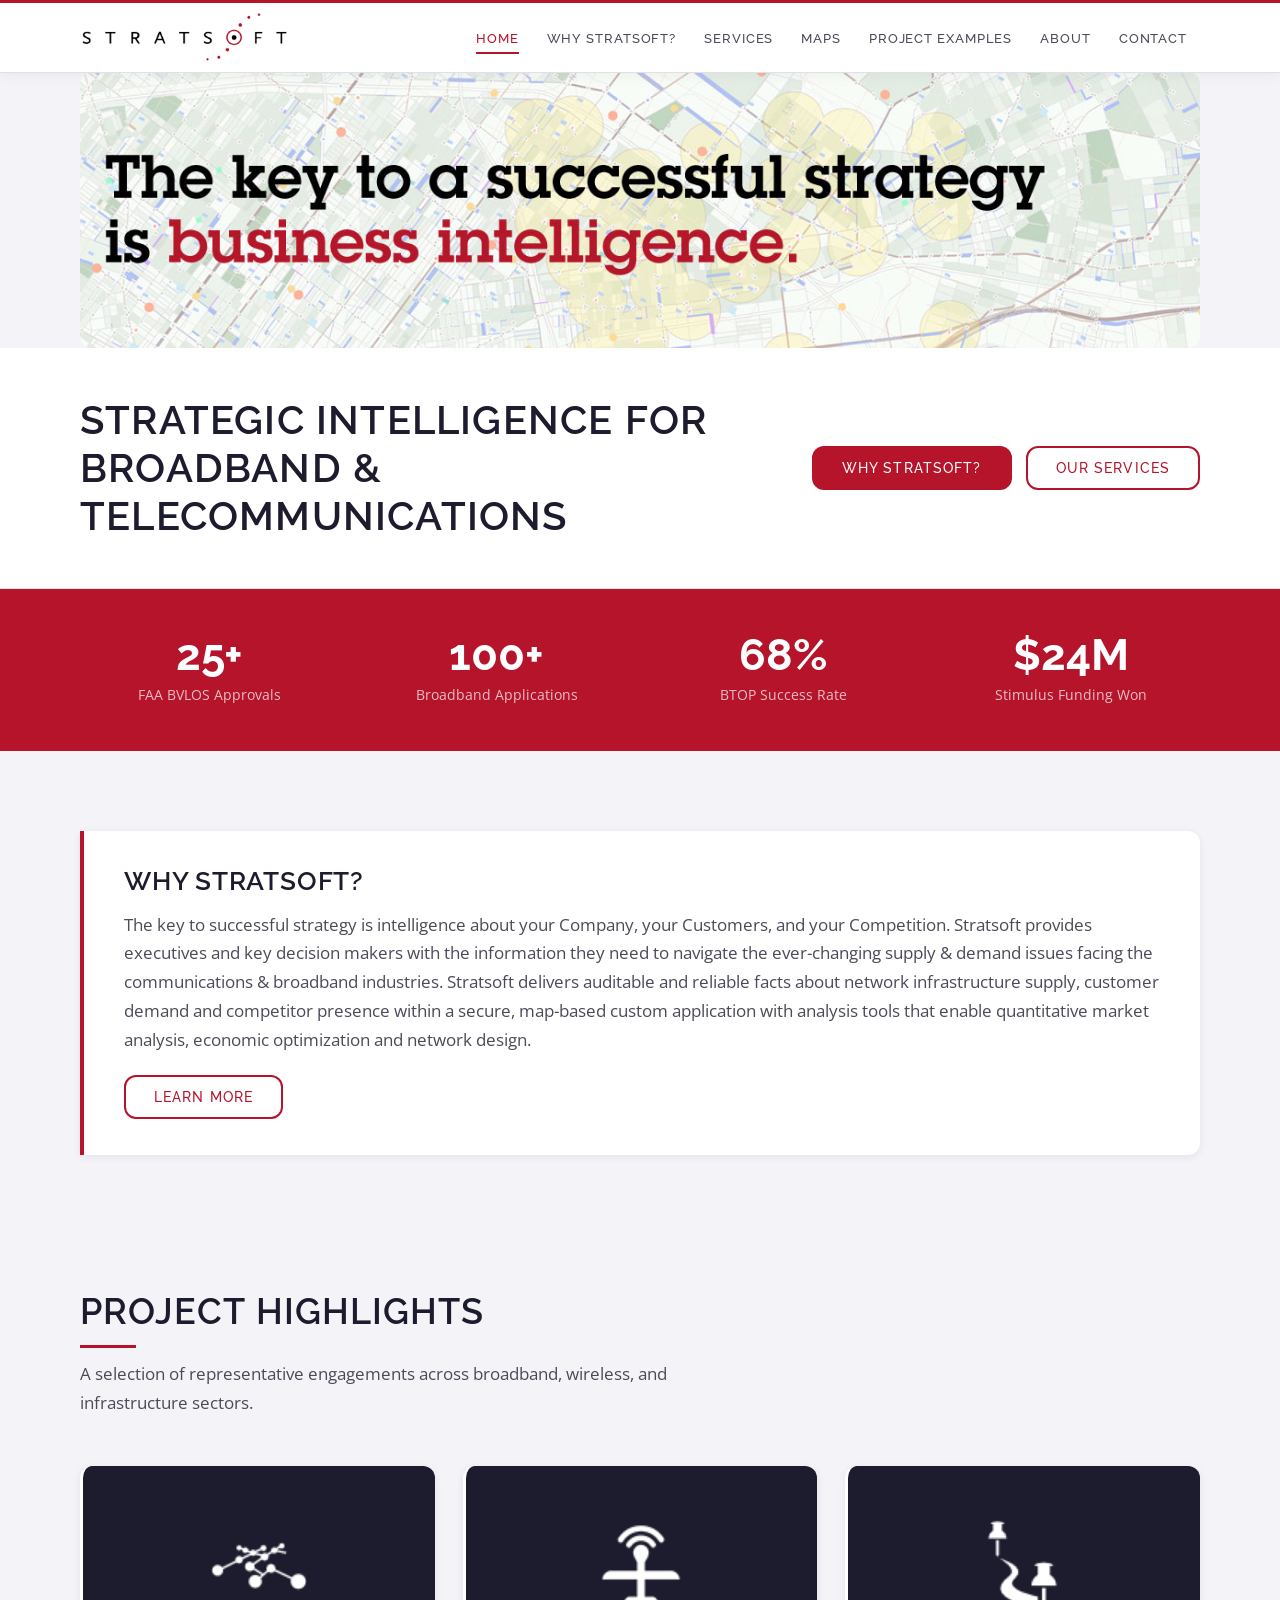
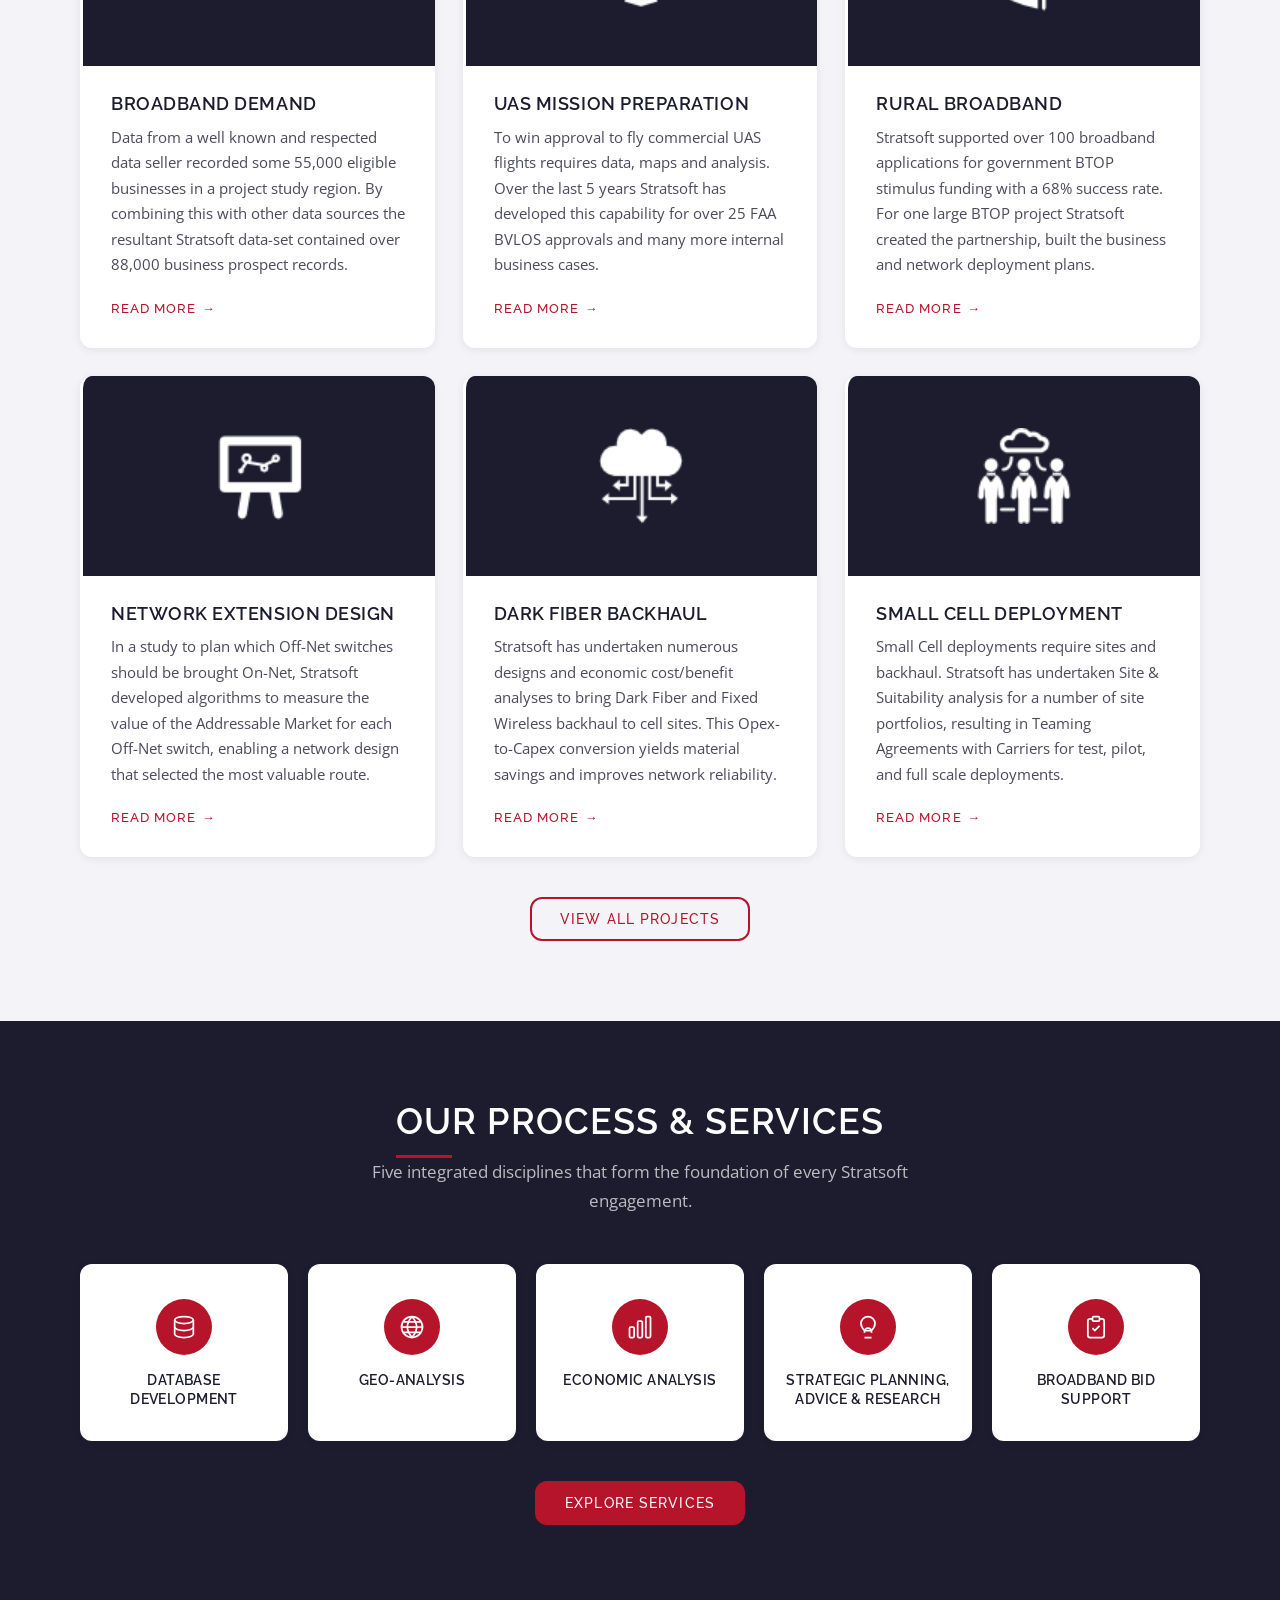
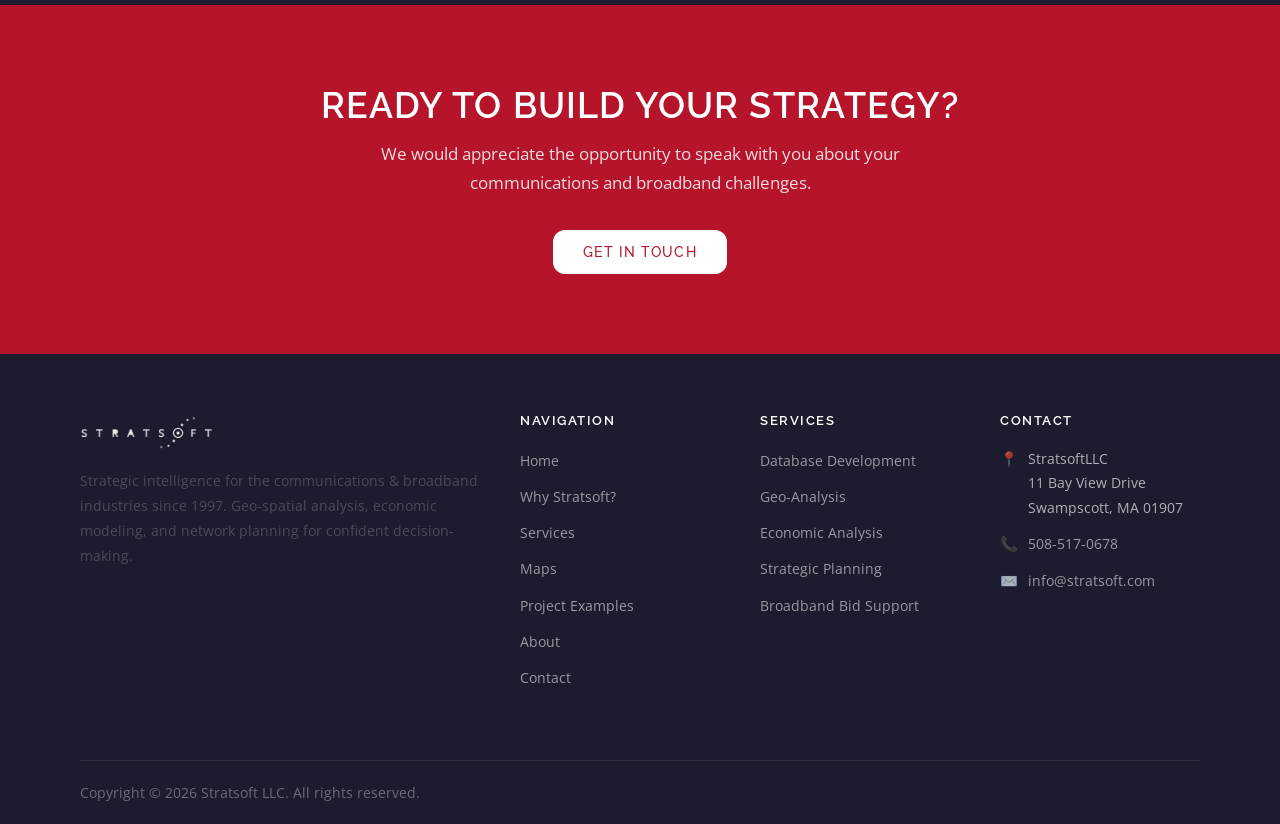
<file: index.html>
<!DOCTYPE html>
<html lang="en">
<head>
  <meta charset="UTF-8">
  <meta name="viewport" content="width=device-width, initial-scale=1.0">
  <title>Stratsoft — Strategic Intelligence for Broadband &amp; Telecommunications</title>
  <meta name="description" content="Stratsoft provides executives and key decision makers with intelligence for the communications &amp; broadband industries.">
  <link rel="stylesheet" href="css/styles.css">
</head>
<body>

<a class="skip-link" href="#main">Skip to content</a>

<!-- ── Header ── -->
<header class="site-header" role="banner">
  <div class="container header-inner">
    <a href="index.html" class="site-logo" aria-label="Stratsoft Home">
      <img src="images/stratsoft-logo-300.png" alt="Stratsoft" width="120" height="44">
      
    </a>
    <nav class="main-nav" aria-label="Primary navigation">
      <ul>
        <li><a href="index.html" class="active">Home</a></li>
        <li><a href="why-stratsoft.html">Why Stratsoft?</a></li>
        <li><a href="services.html">Services</a></li>
        <li><a href="maps.html">Maps</a></li>
        <li><a href="project-examples.html">Project Examples</a></li>
        <li><a href="about.html">About</a></li>
        <li><a href="contact.html">Contact</a></li>
      </ul>
    </nav>
    <button class="nav-toggle" aria-label="Toggle navigation" aria-expanded="false">
      <span></span><span></span><span></span>
    </button>
  </div>
</header>

<!-- Mobile menu -->
<nav class="mobile-menu" aria-label="Mobile navigation" id="mobile-menu">
  <a href="index.html">Home</a>
  <a href="why-stratsoft.html">Why Stratsoft?</a>
  <a href="services.html">Services</a>
  <a href="maps.html">Maps</a>
  <a href="project-examples.html">Project Examples</a>
  <a href="about.html">About</a>
  <a href="contact.html">Contact</a>
</nav>

<main class="page-main" id="main">

  <!-- ── Hero — image only ── -->
  <section class="hero" aria-label="Hero">
    <div class="hero-inner">
      <img class="hero-img" src="images/stratsoft-slide.jpg" alt="Stratsoft — broadband and telecommunications strategic intelligence">
    </div>
  </section>

  <!-- ── Headline + CTA strip ── -->
  <div class="hero-intro">
    <div class="container hero-intro-inner">
      <h1>Strategic Intelligence for Broadband &amp; Telecommunications</h1>
      <div class="hero-actions">
        <a href="why-stratsoft.html" class="btn btn-primary">Why Stratsoft?</a>
        <a href="services.html" class="btn btn-outline-red">Our Services</a>
      </div>
    </div>
  </div>

  <!-- ── Stats bar ── -->
  <div class="stats-bar">
    <div class="container">
      <div class="stats-grid">
        <div class="stat-item">
          <div class="stat-num">25+</div>
          <div class="stat-label">FAA BVLOS Approvals</div>
        </div>
        <div class="stat-item">
          <div class="stat-num">100+</div>
          <div class="stat-label">Broadband Applications</div>
        </div>
        <div class="stat-item">
          <div class="stat-num">68%</div>
          <div class="stat-label">BTOP Success Rate</div>
        </div>
        <div class="stat-item">
          <div class="stat-num">$24M</div>
          <div class="stat-label">Stimulus Funding Won</div>
        </div>
      </div>
    </div>
  </div>

  <!-- ── Why Stratsoft feature ── -->
  <section class="section" style="padding-bottom: 40px;">
    <div class="container">
      <div class="why-banner">
        <h2>Why Stratsoft?</h2>
        <p>The key to successful strategy is intelligence about your Company, your Customers, and your Competition.
          Stratsoft provides executives and key decision makers with the information they need to navigate the
          ever-changing supply &amp; demand issues facing the communications &amp; broadband industries.
          Stratsoft delivers auditable and reliable facts about network infrastructure supply, customer demand and
          competitor presence within a secure, map-based custom application with analysis tools that enable
          quantitative market analysis, economic optimization and network design.</p>
        <a href="why-stratsoft.html" class="btn btn-outline-red">Learn More</a>
      </div>
    </div>
  </section>

  <!-- ── Project Highlights ── -->
  <section class="section" style="padding-top: 40px;" aria-labelledby="projects-heading">
    <div class="container">
      <div class="section-header">
        <h2 id="projects-heading">Project Highlights</h2>
        <p>A selection of representative engagements across broadband, wireless, and infrastructure sectors.</p>
      </div>
      <div class="grid-3">

        <article class="card">
          <div class="card-img-wrap"><img class="card-img" src="images/bettercodes.png" alt="Broadband Demand analysis"></div>
          <div class="card-body">
            <h3>Broadband Demand</h3>
            <p>Data from a well known and respected data seller recorded some 55,000 eligible businesses in a project
              study region. By combining this with other data sources the resultant Stratsoft data-set contained over
              88,000 business prospect records.</p>
            <a href="project-examples/broadband-demand.html" class="read-more">Read More</a>
          </div>
        </article>

        <article class="card">
          <div class="card-img-wrap"><img class="card-img" src="images/drone.png" alt="UAS drone mission"></div>
          <div class="card-body">
            <h3>UAS Mission Preparation</h3>
            <p>To win approval to fly commercial UAS flights requires data, maps and analysis. Over the last 5 years
              Stratsoft has developed this capability for over 25 FAA BVLOS approvals and many more internal business
              cases.</p>
            <a href="project-examples/uas-mission-preparation.html" class="read-more">Read More</a>
          </div>
        </article>

        <article class="card">
          <div class="card-img-wrap"><img class="card-img" src="images/push19.png" alt="Rural broadband network"></div>
          <div class="card-body">
            <h3>Rural Broadband</h3>
            <p>Stratsoft supported over 100 broadband applications for government BTOP stimulus funding with a 68%
              success rate. For one large BTOP project Stratsoft created the partnership, built the business and
              network deployment plans.</p>
            <a href="project-examples/rural-broadband.html" class="read-more">Read More</a>
          </div>
        </article>

        <article class="card">
          <div class="card-img-wrap"><img class="card-img" src="images/strategical.png" alt="Network extension design"></div>
          <div class="card-body">
            <h3>Network Extension Design</h3>
            <p>In a study to plan which Off-Net switches should be brought On-Net, Stratsoft developed algorithms to
              measure the value of the Addressable Market for each Off-Net switch, enabling a network design that
              selected the most valuable route.</p>
            <a href="project-examples.html" class="read-more">Read More</a>
          </div>
        </article>

        <article class="card">
          <div class="card-img-wrap"><img class="card-img" src="images/cloud189.png" alt="Dark fiber backhaul"></div>
          <div class="card-body">
            <h3>Dark Fiber Backhaul</h3>
            <p>Stratsoft has undertaken numerous designs and economic cost/benefit analyses to bring Dark Fiber and
              Fixed Wireless backhaul to cell sites. This Opex-to-Capex conversion yields material savings and
              improves network reliability.</p>
            <a href="project-examples.html" class="read-more">Read More</a>
          </div>
        </article>

        <article class="card">
          <div class="card-img-wrap"><img class="card-img" src="images/cloud231.png" alt="Small cell deployment"></div>
          <div class="card-body">
            <h3>Small Cell Deployment</h3>
            <p>Small Cell deployments require sites and backhaul. Stratsoft has undertaken Site &amp; Suitability
              analysis for a number of site portfolios, resulting in Teaming Agreements with Carriers for test,
              pilot, and full scale deployments.</p>
            <a href="project-examples.html" class="read-more">Read More</a>
          </div>
        </article>

      </div>

      <div style="text-align:center; margin-top: 40px;">
        <a href="project-examples.html" class="btn btn-outline-red">View All Projects</a>
      </div>
    </div>
  </section>

  <!-- ── Our Process & Services ── -->
  <section class="section section--dark" aria-labelledby="services-heading">
    <div class="container">
      <div class="section-header centered">
        <h2 id="services-heading">Our Process &amp; Services</h2>
        <p style="color:rgba(255,255,255,.7); margin: 0 auto;">Five integrated disciplines that form the foundation of every Stratsoft engagement.</p>
      </div>
      <div class="grid-5">

        <div class="svc-icon-card">
          <div class="svc-icon" aria-hidden="true">
            <!-- Database / cylinder -->
            <svg xmlns="http://www.w3.org/2000/svg" width="28" height="28" fill="none" viewBox="0 0 24 24" stroke="currentColor" stroke-width="1.5">
              <ellipse cx="12" cy="6" rx="8" ry="3"/>
              <path d="M4 6v6c0 1.657 3.582 3 8 3s8-1.343 8-3V6"/>
              <path d="M4 12v6c0 1.657 3.582 3 8 3s8-1.343 8-3v-6"/>
            </svg>
          </div>
          <h4>Database Development</h4>
        </div>
        <div class="svc-icon-card">
          <div class="svc-icon" aria-hidden="true">
            <!-- Globe -->
            <svg xmlns="http://www.w3.org/2000/svg" width="28" height="28" fill="none" viewBox="0 0 24 24" stroke="currentColor" stroke-width="1.5">
              <circle cx="12" cy="12" r="9"/>
              <path d="M12 3c-2.5 3-4 5.5-4 9s1.5 6 4 9m0-18c2.5 3 4 5.5 4 9s-1.5 6-4 9M3 12h18"/>
              <path d="M4.5 7.5h15M4.5 16.5h15"/>
            </svg>
          </div>
          <h4>Geo-Analysis</h4>
        </div>
        <div class="svc-icon-card">
          <div class="svc-icon" aria-hidden="true">
            <!-- Bar chart -->
            <svg xmlns="http://www.w3.org/2000/svg" width="28" height="28" fill="none" viewBox="0 0 24 24" stroke="currentColor" stroke-width="1.5">
              <rect x="3" y="12" width="4" height="9" rx="1"/>
              <rect x="10" y="7" width="4" height="14" rx="1"/>
              <rect x="17" y="3" width="4" height="18" rx="1"/>
            </svg>
          </div>
          <h4>Economic Analysis</h4>
        </div>
        <div class="svc-icon-card">
          <div class="svc-icon" aria-hidden="true">
            <!-- Lightbulb -->
            <svg xmlns="http://www.w3.org/2000/svg" width="28" height="28" fill="none" viewBox="0 0 24 24" stroke="currentColor" stroke-width="1.5">
              <path d="M9 21h6M12 3a6 6 0 0 1 6 6c0 2.5-1.5 4.5-3 6H9c-1.5-1.5-3-3.5-3-6a6 6 0 0 1 6-6z"/>
              <path d="M9 17v-1a3 3 0 0 1 6 0v1"/>
            </svg>
          </div>
          <h4>Strategic Planning, Advice &amp; Research</h4>
        </div>
        <div class="svc-icon-card">
          <div class="svc-icon" aria-hidden="true">
            <!-- Document with checkmark -->
            <svg xmlns="http://www.w3.org/2000/svg" width="28" height="28" fill="none" viewBox="0 0 24 24" stroke="currentColor" stroke-width="1.5">
              <path d="M9 5H7a2 2 0 0 0-2 2v12a2 2 0 0 0 2 2h10a2 2 0 0 0 2-2V7a2 2 0 0 0-2-2h-2"/>
              <rect x="9" y="3" width="6" height="4" rx="1"/>
              <path d="m9 13 2 2 4-4"/>
            </svg>
          </div>
          <h4>Broadband Bid Support</h4>
        </div>

      </div>
      <div style="text-align:center; margin-top: 40px;">
        <a href="services.html" class="btn btn-primary">Explore Services</a>
      </div>
    </div>
  </section>

  <!-- ── CTA ── -->
  <section class="cta-band" aria-labelledby="cta-heading">
    <div class="container">
      <h2 id="cta-heading">Ready to Build Your Strategy?</h2>
      <p>We would appreciate the opportunity to speak with you about your communications and broadband challenges.</p>
      <a href="contact.html" class="btn btn-white">Get in Touch</a>
    </div>
  </section>

</main>

<!-- ── Footer ── -->
<footer class="site-footer" role="contentinfo">
  <div class="container">
    <div class="footer-grid">

      <div class="footer-brand">
        <img class="footer-logo" src="images/stratsoft-logo-300.png" alt="Stratsoft">
        <p>Strategic intelligence for the communications &amp; broadband industries since 1997. Geo-spatial analysis, economic modeling, and network planning for confident decision-making.</p>
      </div>

      <div class="footer-col">
        <h4>Navigation</h4>
        <ul>
          <li><a href="index.html">Home</a></li>
          <li><a href="why-stratsoft.html">Why Stratsoft?</a></li>
          <li><a href="services.html">Services</a></li>
          <li><a href="maps.html">Maps</a></li>
          <li><a href="project-examples.html">Project Examples</a></li>
          <li><a href="about.html">About</a></li>
          <li><a href="contact.html">Contact</a></li>
        </ul>
      </div>

      <div class="footer-col">
        <h4>Services</h4>
        <ul>
          <li><a href="services.html">Database Development</a></li>
          <li><a href="services.html">Geo-Analysis</a></li>
          <li><a href="services.html">Economic Analysis</a></li>
          <li><a href="services.html">Strategic Planning</a></li>
          <li><a href="services.html">Broadband Bid Support</a></li>
        </ul>
      </div>

      <div class="footer-col">
        <h4>Contact</h4>
        <div class="footer-contact-item">
          <span>📍</span>
          <span>StratsoftLLC<br>11 Bay View Drive<br>Swampscott, MA 01907</span>
        </div>
        <div class="footer-contact-item">
          <span>📞</span>
          <a href="tel:5085170678">508-517-0678</a>
        </div>
        <div class="footer-contact-item">
          <span>✉️</span>
          <a href="mailto:info@stratsoft.com">info@stratsoft.com</a>
        </div>
      </div>

    </div>
    <div class="footer-bottom">
      <p>Copyright &copy; 2026 Stratsoft LLC. All rights reserved.</p>
    </div>
  </div>
</footer>

<script>
  const toggle = document.querySelector('.nav-toggle');
  const menu   = document.getElementById('mobile-menu');
  toggle.addEventListener('click', () => {
    const open = toggle.classList.toggle('open');
    menu.classList.toggle('open', open);
    toggle.setAttribute('aria-expanded', open);
    document.body.style.overflow = open ? 'hidden' : '';
  });
  menu.querySelectorAll('a').forEach(a => a.addEventListener('click', () => {
    toggle.classList.remove('open');
    menu.classList.remove('open');
    toggle.setAttribute('aria-expanded', 'false');
    document.body.style.overflow = '';
  }));
</script>

</body>
</html>
</file>
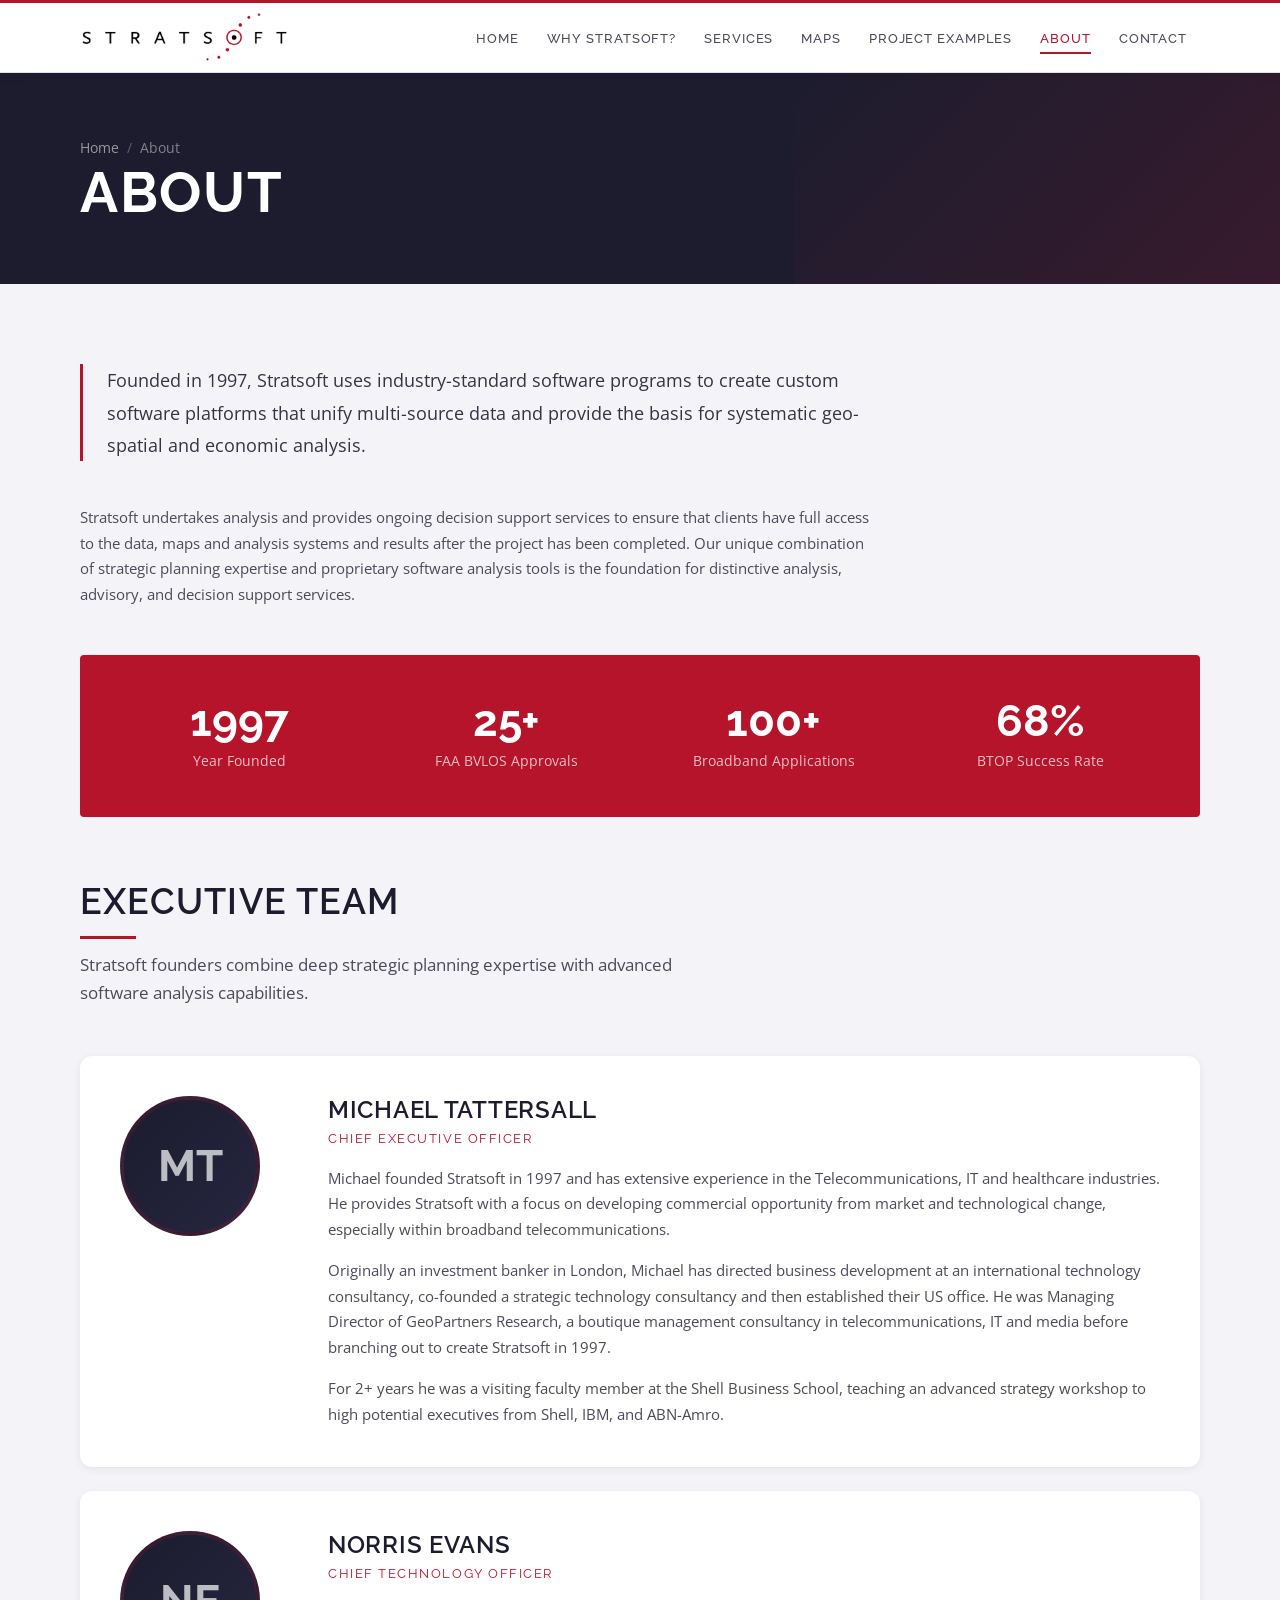
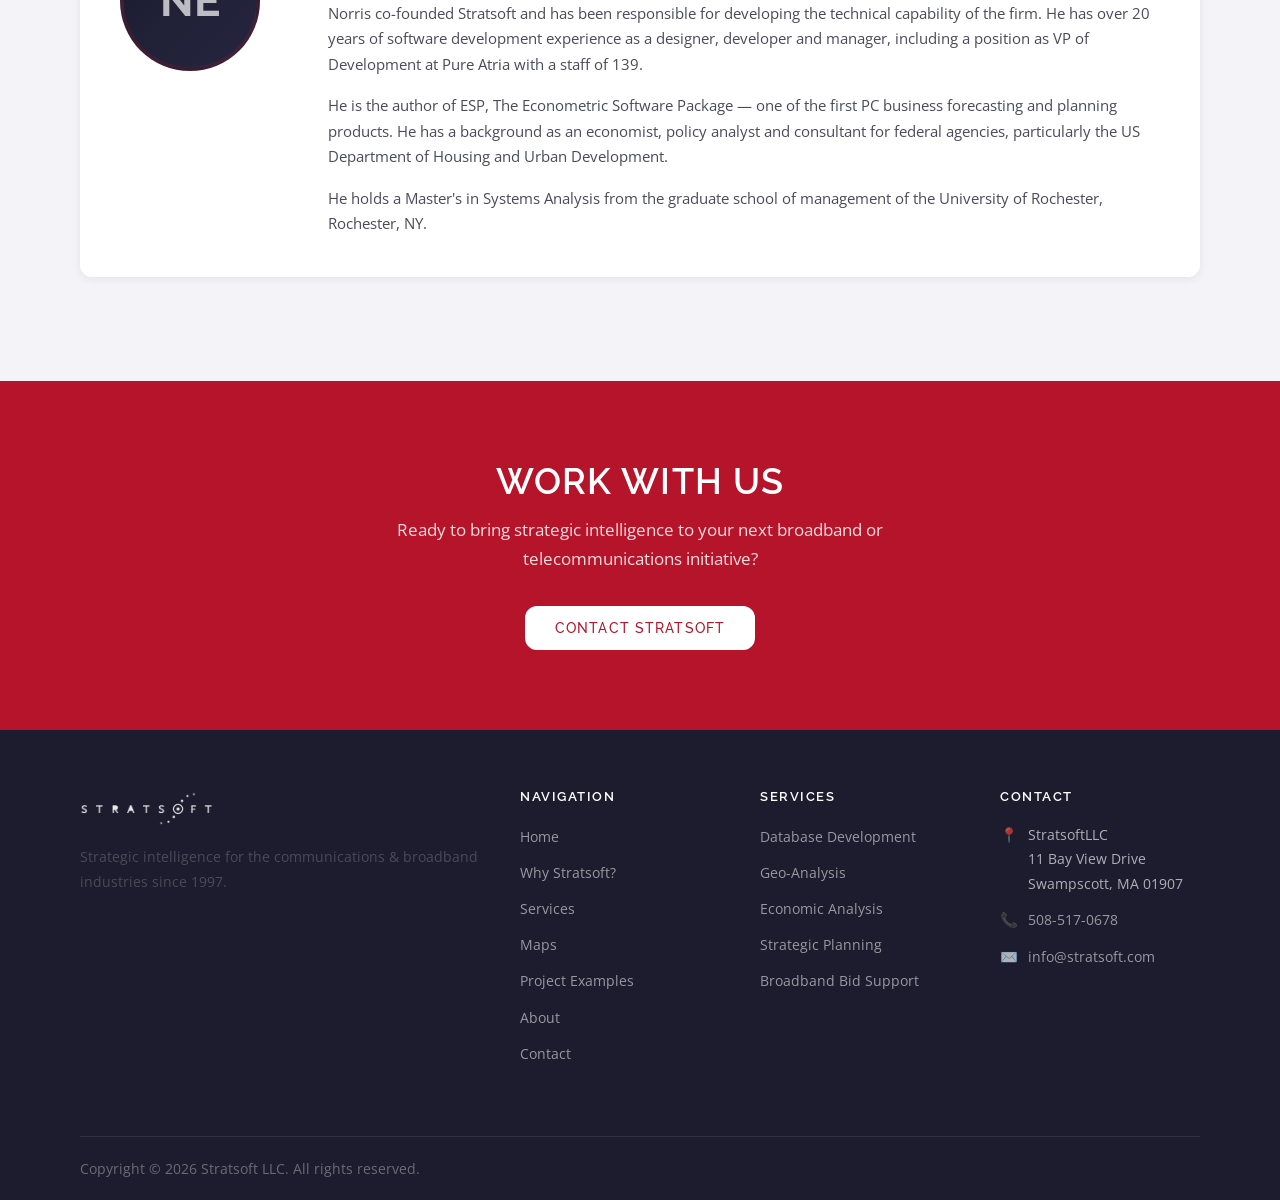
<file: about.html>
<!DOCTYPE html>
<html lang="en">
<head>
  <meta charset="UTF-8">
  <meta name="viewport" content="width=device-width, initial-scale=1.0">
  <title>About — Stratsoft</title>
  <meta name="description" content="Founded in 1997, Stratsoft combines strategic planning with geo-spatial and economic analysis tools for the broadband and telecommunications industries.">
  <link rel="stylesheet" href="css/styles.css">
</head>
<body>

<a class="skip-link" href="#main">Skip to content</a>

<header class="site-header" role="banner">
  <div class="container header-inner">
    <a href="index.html" class="site-logo" aria-label="Stratsoft Home">
      <img src="images/stratsoft-logo-300.png" alt="Stratsoft" width="120" height="44">
      
    </a>
    <nav class="main-nav" aria-label="Primary navigation">
      <ul>
        <li><a href="index.html">Home</a></li>
        <li><a href="why-stratsoft.html">Why Stratsoft?</a></li>
        <li><a href="services.html">Services</a></li>
        <li><a href="maps.html">Maps</a></li>
        <li><a href="project-examples.html">Project Examples</a></li>
        <li><a href="about.html" class="active">About</a></li>
        <li><a href="contact.html">Contact</a></li>
      </ul>
    </nav>
    <button class="nav-toggle" aria-label="Toggle navigation" aria-expanded="false">
      <span></span><span></span><span></span>
    </button>
  </div>
</header>

<nav class="mobile-menu" aria-label="Mobile navigation" id="mobile-menu">
  <a href="index.html">Home</a>
  <a href="why-stratsoft.html">Why Stratsoft?</a>
  <a href="services.html">Services</a>
  <a href="maps.html">Maps</a>
  <a href="project-examples.html">Project Examples</a>
  <a href="about.html">About</a>
  <a href="contact.html">Contact</a>
</nav>

<main class="page-main" id="main">

  <div class="page-banner">
    <div class="container">
      <nav class="breadcrumb" aria-label="Breadcrumb">
        <a href="index.html">Home</a>
        <span class="sep" aria-hidden="true">/</span>
        <span aria-current="page">About</span>
      </nav>
      <h1>About</h1>
    </div>
  </div>

  <section class="section">
    <div class="container">

      <p class="intro-block">
        Founded in 1997, Stratsoft uses industry-standard software programs to create custom software platforms that
        unify multi-source data and provide the basis for systematic geo-spatial and economic analysis.
      </p>

      <div class="prose mb-48">
        <p>Stratsoft undertakes analysis and provides ongoing decision support services to ensure that clients have
          full access to the data, maps and analysis systems and results after the project has been completed. Our
          unique combination of strategic planning expertise and proprietary software analysis tools is the foundation
          for distinctive analysis, advisory, and decision support services.</p>
      </div>

      <!-- Stats -->
      <div class="stats-bar" style="border-radius: 4px; margin-bottom: 64px;">
        <div class="container">
          <div class="stats-grid">
            <div class="stat-item"><div class="stat-num">1997</div><div class="stat-label">Year Founded</div></div>
            <div class="stat-item"><div class="stat-num">25+</div><div class="stat-label">FAA BVLOS Approvals</div></div>
            <div class="stat-item"><div class="stat-num">100+</div><div class="stat-label">Broadband Applications</div></div>
            <div class="stat-item"><div class="stat-num">68%</div><div class="stat-label">BTOP Success Rate</div></div>
          </div>
        </div>
      </div>

      <div class="section-header">
        <h2>Executive Team</h2>
        <p>Stratsoft founders combine deep strategic planning expertise with advanced software analysis capabilities.</p>
      </div>

      <div class="bio-card">
        <div class="bio-avatar" aria-hidden="true">MT</div>
        <div class="bio-info">
          <h3>Michael Tattersall</h3>
          <span class="bio-role">Chief Executive Officer</span>
          <p>Michael founded Stratsoft in 1997 and has extensive experience in the Telecommunications, IT and
            healthcare industries. He provides Stratsoft with a focus on developing commercial opportunity from
            market and technological change, especially within broadband telecommunications.</p>
          <p>Originally an investment banker in London, Michael has directed business development at an international
            technology consultancy, co-founded a strategic technology consultancy and then established their US office.
            He was Managing Director of GeoPartners Research, a boutique management consultancy in telecommunications,
            IT and media before branching out to create Stratsoft in 1997.</p>
          <p>For 2+ years he was a visiting faculty member at the Shell Business School, teaching an advanced strategy
            workshop to high potential executives from Shell, IBM, and ABN-Amro.</p>
        </div>
      </div>

      <div class="bio-card">
        <div class="bio-avatar" aria-hidden="true">NE</div>
        <div class="bio-info">
          <h3>Norris Evans</h3>
          <span class="bio-role">Chief Technology Officer</span>
          <p>Norris co-founded Stratsoft and has been responsible for developing the technical capability of the firm.
            He has over 20 years of software development experience as a designer, developer and manager, including
            a position as VP of Development at Pure Atria with a staff of 139.</p>
          <p>He is the author of ESP, The Econometric Software Package — one of the first PC business forecasting
            and planning products. He has a background as an economist, policy analyst and consultant for federal
            agencies, particularly the US Department of Housing and Urban Development.</p>
          <p>He holds a Master's in Systems Analysis from the graduate school of management of the University of
            Rochester, Rochester, NY.</p>
        </div>
      </div>

    </div>
  </section>

  <section class="cta-band">
    <div class="container">
      <h2>Work With Us</h2>
      <p>Ready to bring strategic intelligence to your next broadband or telecommunications initiative?</p>
      <a href="contact.html" class="btn btn-white">Contact Stratsoft</a>
    </div>
  </section>

</main>

<footer class="site-footer" role="contentinfo">
  <div class="container">
    <div class="footer-grid">
      <div class="footer-brand">
        <img class="footer-logo" src="images/stratsoft-logo-300.png" alt="Stratsoft">
        <p>Strategic intelligence for the communications &amp; broadband industries since 1997.</p>
      </div>
      <div class="footer-col">
        <h4>Navigation</h4>
        <ul>
          <li><a href="index.html">Home</a></li>
          <li><a href="why-stratsoft.html">Why Stratsoft?</a></li>
          <li><a href="services.html">Services</a></li>
          <li><a href="maps.html">Maps</a></li>
          <li><a href="project-examples.html">Project Examples</a></li>
          <li><a href="about.html">About</a></li>
          <li><a href="contact.html">Contact</a></li>
        </ul>
      </div>
      <div class="footer-col">
        <h4>Services</h4>
        <ul>
          <li><a href="services.html">Database Development</a></li>
          <li><a href="services.html">Geo-Analysis</a></li>
          <li><a href="services.html">Economic Analysis</a></li>
          <li><a href="services.html">Strategic Planning</a></li>
          <li><a href="services.html">Broadband Bid Support</a></li>
        </ul>
      </div>
      <div class="footer-col">
        <h4>Contact</h4>
        <div class="footer-contact-item"><span>📍</span><span>StratsoftLLC<br>11 Bay View Drive<br>Swampscott, MA 01907</span></div>
        <div class="footer-contact-item"><span>📞</span><a href="tel:5085170678">508-517-0678</a></div>
        <div class="footer-contact-item"><span>✉️</span><a href="mailto:info@stratsoft.com">info@stratsoft.com</a></div>
      </div>
    </div>
    <div class="footer-bottom">
      <p>Copyright &copy; 2026 Stratsoft LLC. All rights reserved.</p>
    </div>
  </div>
</footer>

<script>
  const toggle = document.querySelector('.nav-toggle');
  const menu   = document.getElementById('mobile-menu');
  toggle.addEventListener('click', () => {
    const open = toggle.classList.toggle('open');
    menu.classList.toggle('open', open);
    toggle.setAttribute('aria-expanded', open);
    document.body.style.overflow = open ? 'hidden' : '';
  });
  menu.querySelectorAll('a').forEach(a => a.addEventListener('click', () => {
    toggle.classList.remove('open'); menu.classList.remove('open');
    toggle.setAttribute('aria-expanded', 'false');
    document.body.style.overflow = '';
  }));
</script>
</body>
</html>
</file>
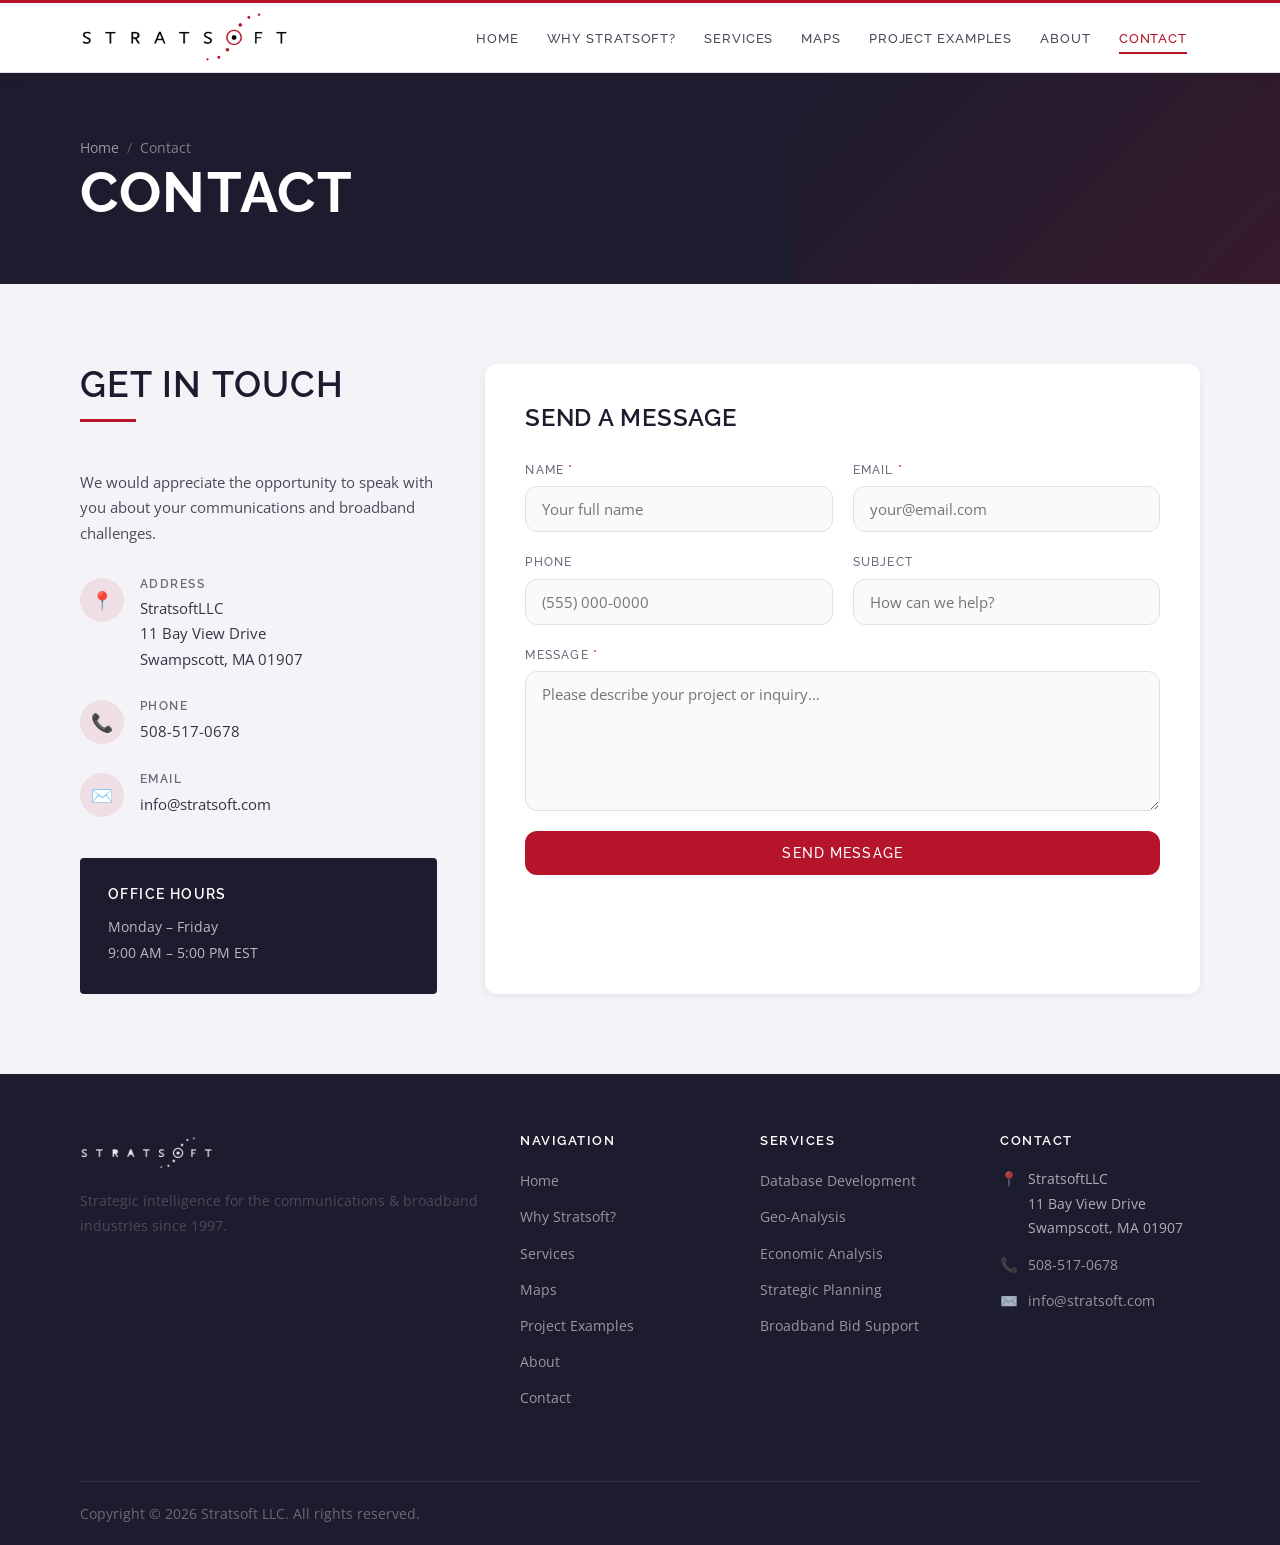
<file: contact.html>
<!DOCTYPE html>
<html lang="en">
<head>
  <meta charset="UTF-8">
  <meta name="viewport" content="width=device-width, initial-scale=1.0">
  <title>Contact — Stratsoft</title>
  <meta name="description" content="Contact Stratsoft LLC to discuss your broadband and telecommunications strategic intelligence needs.">
  <link rel="stylesheet" href="css/styles.css">
</head>
<body>

<a class="skip-link" href="#main">Skip to content</a>

<header class="site-header" role="banner">
  <div class="container header-inner">
    <a href="index.html" class="site-logo" aria-label="Stratsoft Home">
      <img src="images/stratsoft-logo-300.png" alt="Stratsoft" width="120" height="44">
      
    </a>
    <nav class="main-nav" aria-label="Primary navigation">
      <ul>
        <li><a href="index.html">Home</a></li>
        <li><a href="why-stratsoft.html">Why Stratsoft?</a></li>
        <li><a href="services.html">Services</a></li>
        <li><a href="maps.html">Maps</a></li>
        <li><a href="project-examples.html">Project Examples</a></li>
        <li><a href="about.html">About</a></li>
        <li><a href="contact.html" class="active">Contact</a></li>
      </ul>
    </nav>
    <button class="nav-toggle" aria-label="Toggle navigation" aria-expanded="false">
      <span></span><span></span><span></span>
    </button>
  </div>
</header>

<nav class="mobile-menu" aria-label="Mobile navigation" id="mobile-menu">
  <a href="index.html">Home</a>
  <a href="why-stratsoft.html">Why Stratsoft?</a>
  <a href="services.html">Services</a>
  <a href="maps.html">Maps</a>
  <a href="project-examples.html">Project Examples</a>
  <a href="about.html">About</a>
  <a href="contact.html">Contact</a>
</nav>

<main class="page-main" id="main">

  <div class="page-banner">
    <div class="container">
      <nav class="breadcrumb" aria-label="Breadcrumb">
        <a href="index.html">Home</a>
        <span class="sep" aria-hidden="true">/</span>
        <span aria-current="page">Contact</span>
      </nav>
      <h1>Contact</h1>
    </div>
  </div>

  <section class="section">
    <div class="container">
      <div class="contact-layout">

        <!-- Contact info -->
        <aside>
          <div class="section-header">
            <h2>Get in Touch</h2>
          </div>
          <p style="margin-bottom: 32px; font-size: .9375rem;">We would appreciate the opportunity to speak with you about your communications and broadband challenges.</p>

          <div class="contact-info-item">
            <div class="ci-icon" aria-hidden="true">📍</div>
            <div class="ci-text">
              <h4>Address</h4>
              <p>StratsoftLLC<br>11 Bay View Drive<br>Swampscott, MA 01907</p>
            </div>
          </div>

          <div class="contact-info-item">
            <div class="ci-icon" aria-hidden="true">📞</div>
            <div class="ci-text">
              <h4>Phone</h4>
              <a href="tel:5085170678">508-517-0678</a>
            </div>
          </div>

          <div class="contact-info-item">
            <div class="ci-icon" aria-hidden="true">✉️</div>
            <div class="ci-text">
              <h4>Email</h4>
              <a href="mailto:info@stratsoft.com">info@stratsoft.com</a>
            </div>
          </div>

          <div style="margin-top: 40px; padding: 28px; background: var(--navy); border-radius: 4px;">
            <h4 style="color: #fff; font-family: var(--font-display); font-size: .875rem; letter-spacing: .1em; text-transform: uppercase; margin-bottom: 12px;">Office Hours</h4>
            <p style="color: rgba(255,255,255,.7); font-size: .9rem; margin: 0; line-height: 1.8;">
              Monday – Friday<br>
              9:00 AM – 5:00 PM EST
            </p>
          </div>
        </aside>

        <!-- Contact form -->
        <div class="contact-form">
          <h2 style="margin-bottom: 28px; font-size: 1.5rem;">Send a Message</h2>
          <form action="#" method="post" novalidate>

            <div class="form-row">
              <div class="form-group">
                <label for="contact-name">Name <span aria-hidden="true" style="color:var(--red)">*</span></label>
                <input type="text" id="contact-name" name="name" required autocomplete="name" placeholder="Your full name">
              </div>
              <div class="form-group">
                <label for="contact-email">Email <span aria-hidden="true" style="color:var(--red)">*</span></label>
                <input type="email" id="contact-email" name="email" required autocomplete="email" placeholder="your@email.com">
              </div>
            </div>

            <div class="form-row">
              <div class="form-group">
                <label for="contact-phone">Phone</label>
                <input type="tel" id="contact-phone" name="phone" autocomplete="tel" placeholder="(555) 000-0000">
              </div>
              <div class="form-group">
                <label for="contact-subject">Subject</label>
                <input type="text" id="contact-subject" name="subject" placeholder="How can we help?">
              </div>
            </div>

            <div class="form-group">
              <label for="contact-message">Message <span aria-hidden="true" style="color:var(--red)">*</span></label>
              <textarea id="contact-message" name="message" required placeholder="Please describe your project or inquiry…"></textarea>
            </div>

            <button type="submit" class="btn btn-primary" style="width: 100%; justify-content: center;">
              Send Message
            </button>

          </form>
        </div>

      </div>
    </div>
  </section>

</main>

<footer class="site-footer" role="contentinfo">
  <div class="container">
    <div class="footer-grid">
      <div class="footer-brand">
        <img class="footer-logo" src="images/stratsoft-logo-300.png" alt="Stratsoft">
        <p>Strategic intelligence for the communications &amp; broadband industries since 1997.</p>
      </div>
      <div class="footer-col">
        <h4>Navigation</h4>
        <ul>
          <li><a href="index.html">Home</a></li>
          <li><a href="why-stratsoft.html">Why Stratsoft?</a></li>
          <li><a href="services.html">Services</a></li>
          <li><a href="maps.html">Maps</a></li>
          <li><a href="project-examples.html">Project Examples</a></li>
          <li><a href="about.html">About</a></li>
          <li><a href="contact.html">Contact</a></li>
        </ul>
      </div>
      <div class="footer-col">
        <h4>Services</h4>
        <ul>
          <li><a href="services.html">Database Development</a></li>
          <li><a href="services.html">Geo-Analysis</a></li>
          <li><a href="services.html">Economic Analysis</a></li>
          <li><a href="services.html">Strategic Planning</a></li>
          <li><a href="services.html">Broadband Bid Support</a></li>
        </ul>
      </div>
      <div class="footer-col">
        <h4>Contact</h4>
        <div class="footer-contact-item"><span>📍</span><span>StratsoftLLC<br>11 Bay View Drive<br>Swampscott, MA 01907</span></div>
        <div class="footer-contact-item"><span>📞</span><a href="tel:5085170678">508-517-0678</a></div>
        <div class="footer-contact-item"><span>✉️</span><a href="mailto:info@stratsoft.com">info@stratsoft.com</a></div>
      </div>
    </div>
    <div class="footer-bottom">
      <p>Copyright &copy; 2026 Stratsoft LLC. All rights reserved.</p>
    </div>
  </div>
</footer>

<script>
  const toggle = document.querySelector('.nav-toggle');
  const menu   = document.getElementById('mobile-menu');
  toggle.addEventListener('click', () => {
    const open = toggle.classList.toggle('open');
    menu.classList.toggle('open', open);
    toggle.setAttribute('aria-expanded', open);
    document.body.style.overflow = open ? 'hidden' : '';
  });
  menu.querySelectorAll('a').forEach(a => a.addEventListener('click', () => {
    toggle.classList.remove('open'); menu.classList.remove('open');
    toggle.setAttribute('aria-expanded', 'false');
    document.body.style.overflow = '';
  }));
</script>
</body>
</html>
</file>
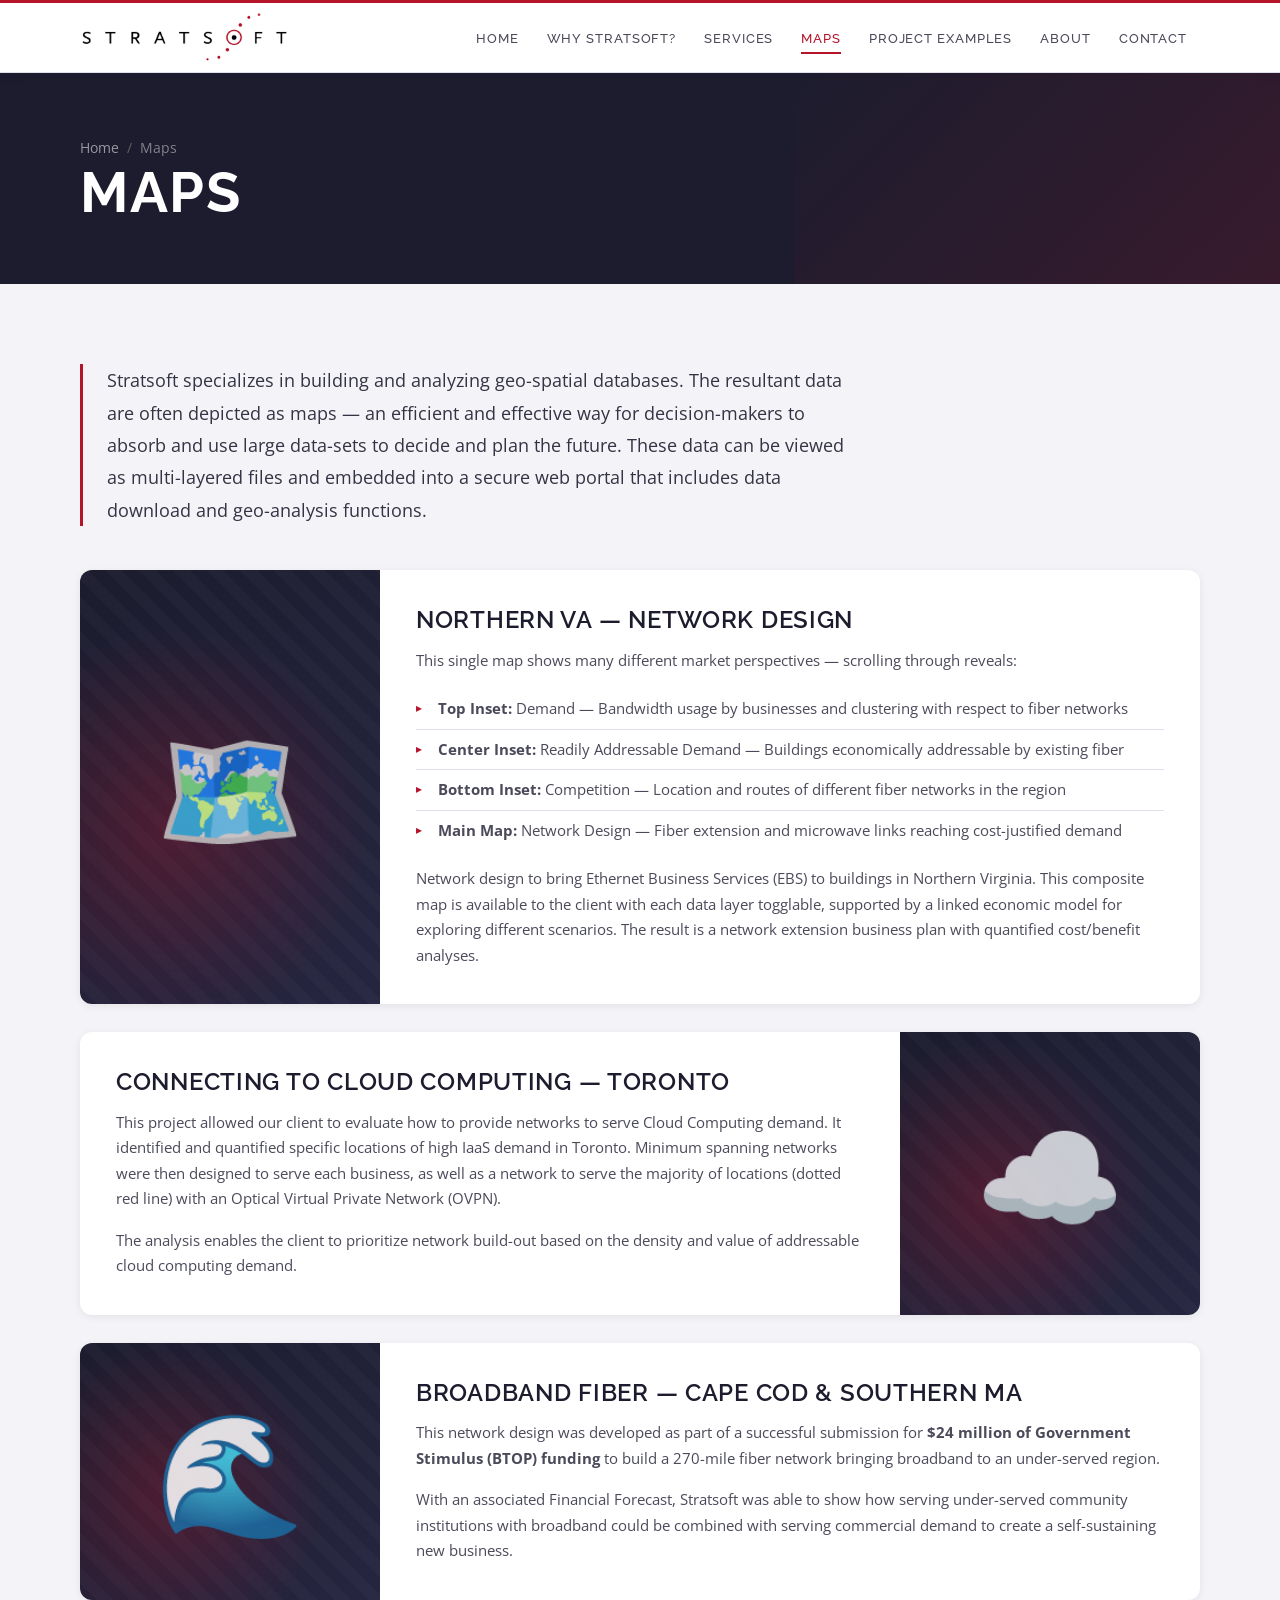
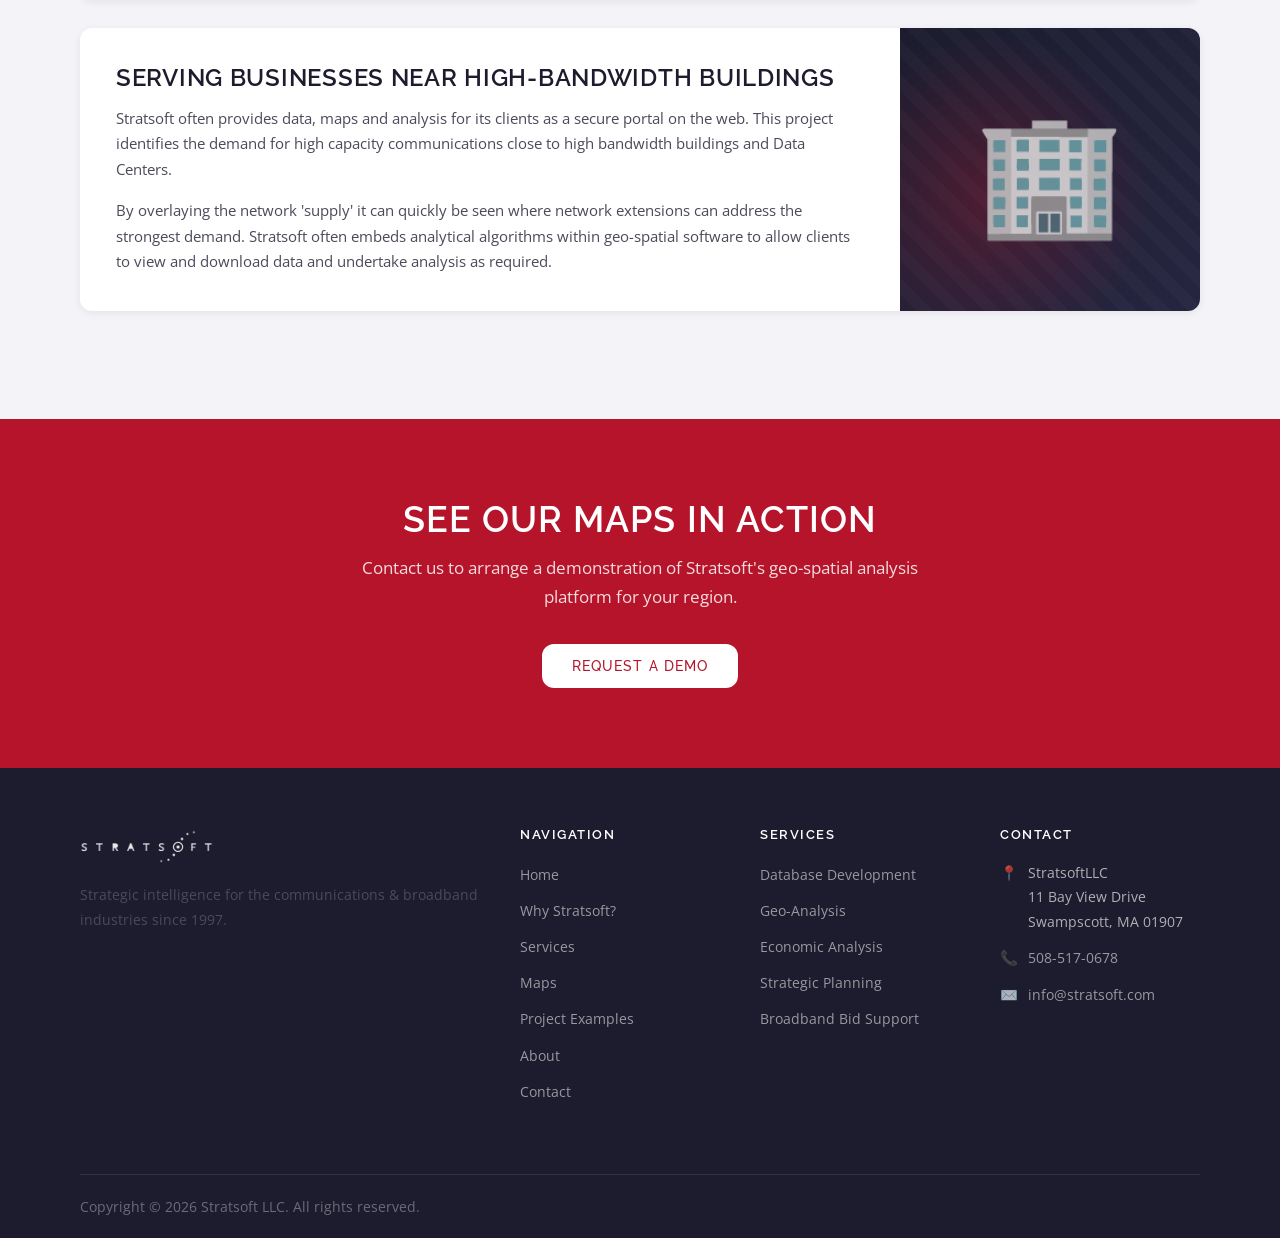
<file: maps.html>
<!DOCTYPE html>
<html lang="en">
<head>
  <meta charset="UTF-8">
  <meta name="viewport" content="width=device-width, initial-scale=1.0">
  <title>Maps — Stratsoft</title>
  <meta name="description" content="Stratsoft specializes in building and analyzing geo-spatial databases for broadband and telecommunications network planning.">
  <link rel="stylesheet" href="css/styles.css">
</head>
<body>

<a class="skip-link" href="#main">Skip to content</a>

<header class="site-header" role="banner">
  <div class="container header-inner">
    <a href="index.html" class="site-logo" aria-label="Stratsoft Home">
      <img src="images/stratsoft-logo-300.png" alt="Stratsoft" width="120" height="44">
      
    </a>
    <nav class="main-nav" aria-label="Primary navigation">
      <ul>
        <li><a href="index.html">Home</a></li>
        <li><a href="why-stratsoft.html">Why Stratsoft?</a></li>
        <li><a href="services.html">Services</a></li>
        <li><a href="maps.html" class="active">Maps</a></li>
        <li><a href="project-examples.html">Project Examples</a></li>
        <li><a href="about.html">About</a></li>
        <li><a href="contact.html">Contact</a></li>
      </ul>
    </nav>
    <button class="nav-toggle" aria-label="Toggle navigation" aria-expanded="false">
      <span></span><span></span><span></span>
    </button>
  </div>
</header>

<nav class="mobile-menu" aria-label="Mobile navigation" id="mobile-menu">
  <a href="index.html">Home</a>
  <a href="why-stratsoft.html">Why Stratsoft?</a>
  <a href="services.html">Services</a>
  <a href="maps.html">Maps</a>
  <a href="project-examples.html">Project Examples</a>
  <a href="about.html">About</a>
  <a href="contact.html">Contact</a>
</nav>

<main class="page-main" id="main">

  <div class="page-banner">
    <div class="container">
      <nav class="breadcrumb" aria-label="Breadcrumb">
        <a href="index.html">Home</a>
        <span class="sep" aria-hidden="true">/</span>
        <span aria-current="page">Maps</span>
      </nav>
      <h1>Maps</h1>
    </div>
  </div>

  <section class="section">
    <div class="container">

      <p class="intro-block">
        Stratsoft specializes in building and analyzing geo-spatial databases. The resultant data are often depicted
        as maps — an efficient and effective way for decision-makers to absorb and use large data-sets to decide and
        plan the future. These data can be viewed as multi-layered files and embedded into a secure web portal that
        includes data download and geo-analysis functions.
      </p>

      <!-- Map project 1 -->
      <article class="map-card">
        <div class="map-visual" aria-hidden="true">
          <div class="map-glyph">🗺️</div>
        </div>
        <div class="map-content">
          <h3>Northern VA — Network Design</h3>
          <p>This single map shows many different market perspectives — scrolling through reveals:</p>
          <ul>
            <li><strong>Top Inset:</strong> Demand — Bandwidth usage by businesses and clustering with respect to fiber networks</li>
            <li><strong>Center Inset:</strong> Readily Addressable Demand — Buildings economically addressable by existing fiber</li>
            <li><strong>Bottom Inset:</strong> Competition — Location and routes of different fiber networks in the region</li>
            <li><strong>Main Map:</strong> Network Design — Fiber extension and microwave links reaching cost-justified demand</li>
          </ul>
          <p style="margin-top:16px;">Network design to bring Ethernet Business Services (EBS) to buildings in Northern Virginia.
            This composite map is available to the client with each data layer togglable, supported by a linked economic model
            for exploring different scenarios. The result is a network extension business plan with quantified cost/benefit analyses.</p>
        </div>
      </article>

      <!-- Map project 2 -->
      <article class="map-card reverse">
        <div class="map-visual" aria-hidden="true">
          <div class="map-glyph">☁️</div>
        </div>
        <div class="map-content">
          <h3>Connecting to Cloud Computing — Toronto</h3>
          <p>This project allowed our client to evaluate how to provide networks to serve Cloud Computing demand.
            It identified and quantified specific locations of high IaaS demand in Toronto. Minimum spanning networks
            were then designed to serve each business, as well as a network to serve the majority of locations
            (dotted red line) with an Optical Virtual Private Network (OVPN).</p>
          <p>The analysis enables the client to prioritize network build-out based on the density and value of
            addressable cloud computing demand.</p>
        </div>
      </article>

      <!-- Map project 3 -->
      <article class="map-card">
        <div class="map-visual" aria-hidden="true">
          <div class="map-glyph">🌊</div>
        </div>
        <div class="map-content">
          <h3>Broadband Fiber — Cape Cod &amp; Southern MA</h3>
          <p>This network design was developed as part of a successful submission for <strong>$24 million of Government
            Stimulus (BTOP) funding</strong> to build a 270-mile fiber network bringing broadband to an under-served region.</p>
          <p>With an associated Financial Forecast, Stratsoft was able to show how serving under-served community
            institutions with broadband could be combined with serving commercial demand to create a self-sustaining
            new business.</p>
        </div>
      </article>

      <!-- Map project 4 -->
      <article class="map-card reverse">
        <div class="map-visual" aria-hidden="true">
          <div class="map-glyph">🏢</div>
        </div>
        <div class="map-content">
          <h3>Serving Businesses Near High-Bandwidth Buildings</h3>
          <p>Stratsoft often provides data, maps and analysis for its clients as a secure portal on the web.
            This project identifies the demand for high capacity communications close to high bandwidth buildings
            and Data Centers.</p>
          <p>By overlaying the network 'supply' it can quickly be seen where network extensions can address the
            strongest demand. Stratsoft often embeds analytical algorithms within geo-spatial software to allow
            clients to view and download data and undertake analysis as required.</p>
        </div>
      </article>

    </div>
  </section>

  <section class="cta-band">
    <div class="container">
      <h2>See Our Maps in Action</h2>
      <p>Contact us to arrange a demonstration of Stratsoft's geo-spatial analysis platform for your region.</p>
      <a href="contact.html" class="btn btn-white">Request a Demo</a>
    </div>
  </section>

</main>

<footer class="site-footer" role="contentinfo">
  <div class="container">
    <div class="footer-grid">
      <div class="footer-brand">
        <img class="footer-logo" src="images/stratsoft-logo-300.png" alt="Stratsoft">
        <p>Strategic intelligence for the communications &amp; broadband industries since 1997.</p>
      </div>
      <div class="footer-col">
        <h4>Navigation</h4>
        <ul>
          <li><a href="index.html">Home</a></li>
          <li><a href="why-stratsoft.html">Why Stratsoft?</a></li>
          <li><a href="services.html">Services</a></li>
          <li><a href="maps.html">Maps</a></li>
          <li><a href="project-examples.html">Project Examples</a></li>
          <li><a href="about.html">About</a></li>
          <li><a href="contact.html">Contact</a></li>
        </ul>
      </div>
      <div class="footer-col">
        <h4>Services</h4>
        <ul>
          <li><a href="services.html">Database Development</a></li>
          <li><a href="services.html">Geo-Analysis</a></li>
          <li><a href="services.html">Economic Analysis</a></li>
          <li><a href="services.html">Strategic Planning</a></li>
          <li><a href="services.html">Broadband Bid Support</a></li>
        </ul>
      </div>
      <div class="footer-col">
        <h4>Contact</h4>
        <div class="footer-contact-item"><span>📍</span><span>StratsoftLLC<br>11 Bay View Drive<br>Swampscott, MA 01907</span></div>
        <div class="footer-contact-item"><span>📞</span><a href="tel:5085170678">508-517-0678</a></div>
        <div class="footer-contact-item"><span>✉️</span><a href="mailto:info@stratsoft.com">info@stratsoft.com</a></div>
      </div>
    </div>
    <div class="footer-bottom">
      <p>Copyright &copy; 2026 Stratsoft LLC. All rights reserved.</p>
    </div>
  </div>
</footer>

<script>
  const toggle = document.querySelector('.nav-toggle');
  const menu   = document.getElementById('mobile-menu');
  toggle.addEventListener('click', () => {
    const open = toggle.classList.toggle('open');
    menu.classList.toggle('open', open);
    toggle.setAttribute('aria-expanded', open);
    document.body.style.overflow = open ? 'hidden' : '';
  });
  menu.querySelectorAll('a').forEach(a => a.addEventListener('click', () => {
    toggle.classList.remove('open'); menu.classList.remove('open');
    toggle.setAttribute('aria-expanded', 'false');
    document.body.style.overflow = '';
  }));
</script>
</body>
</html>
</file>
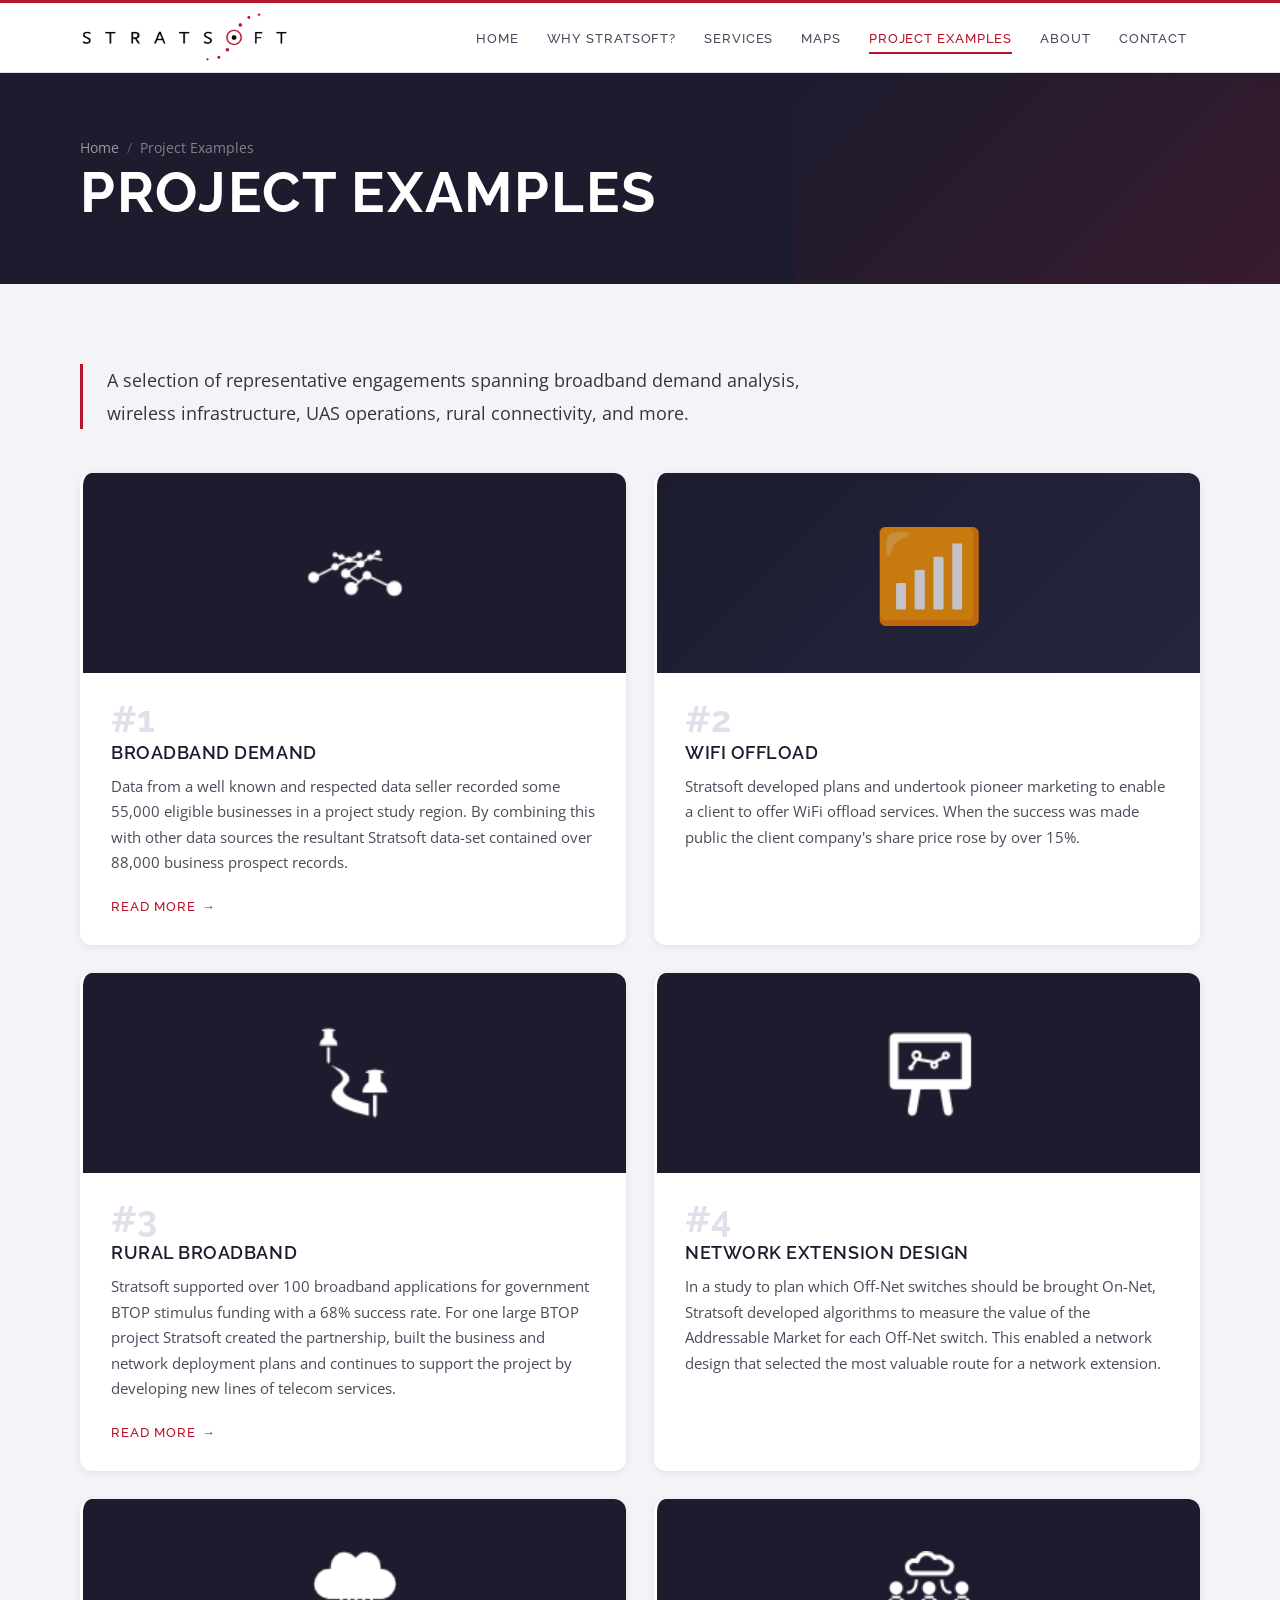
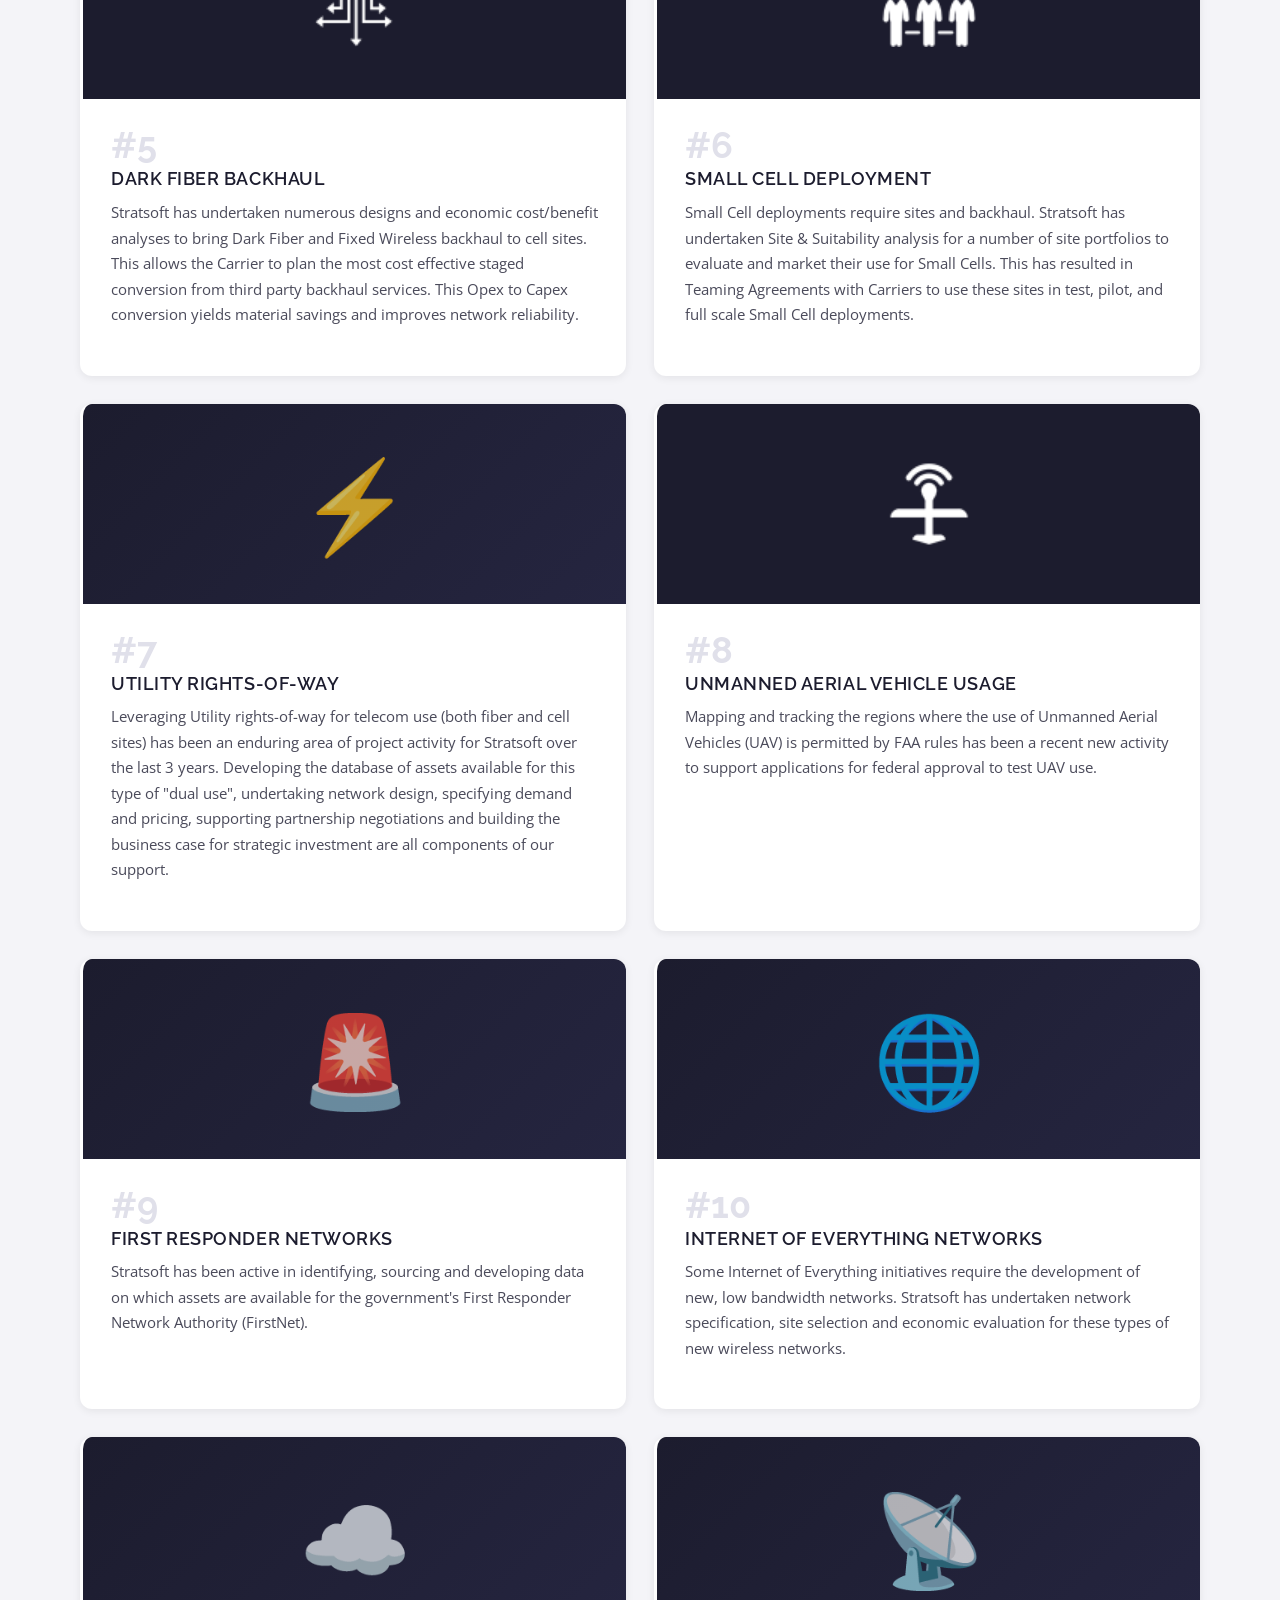
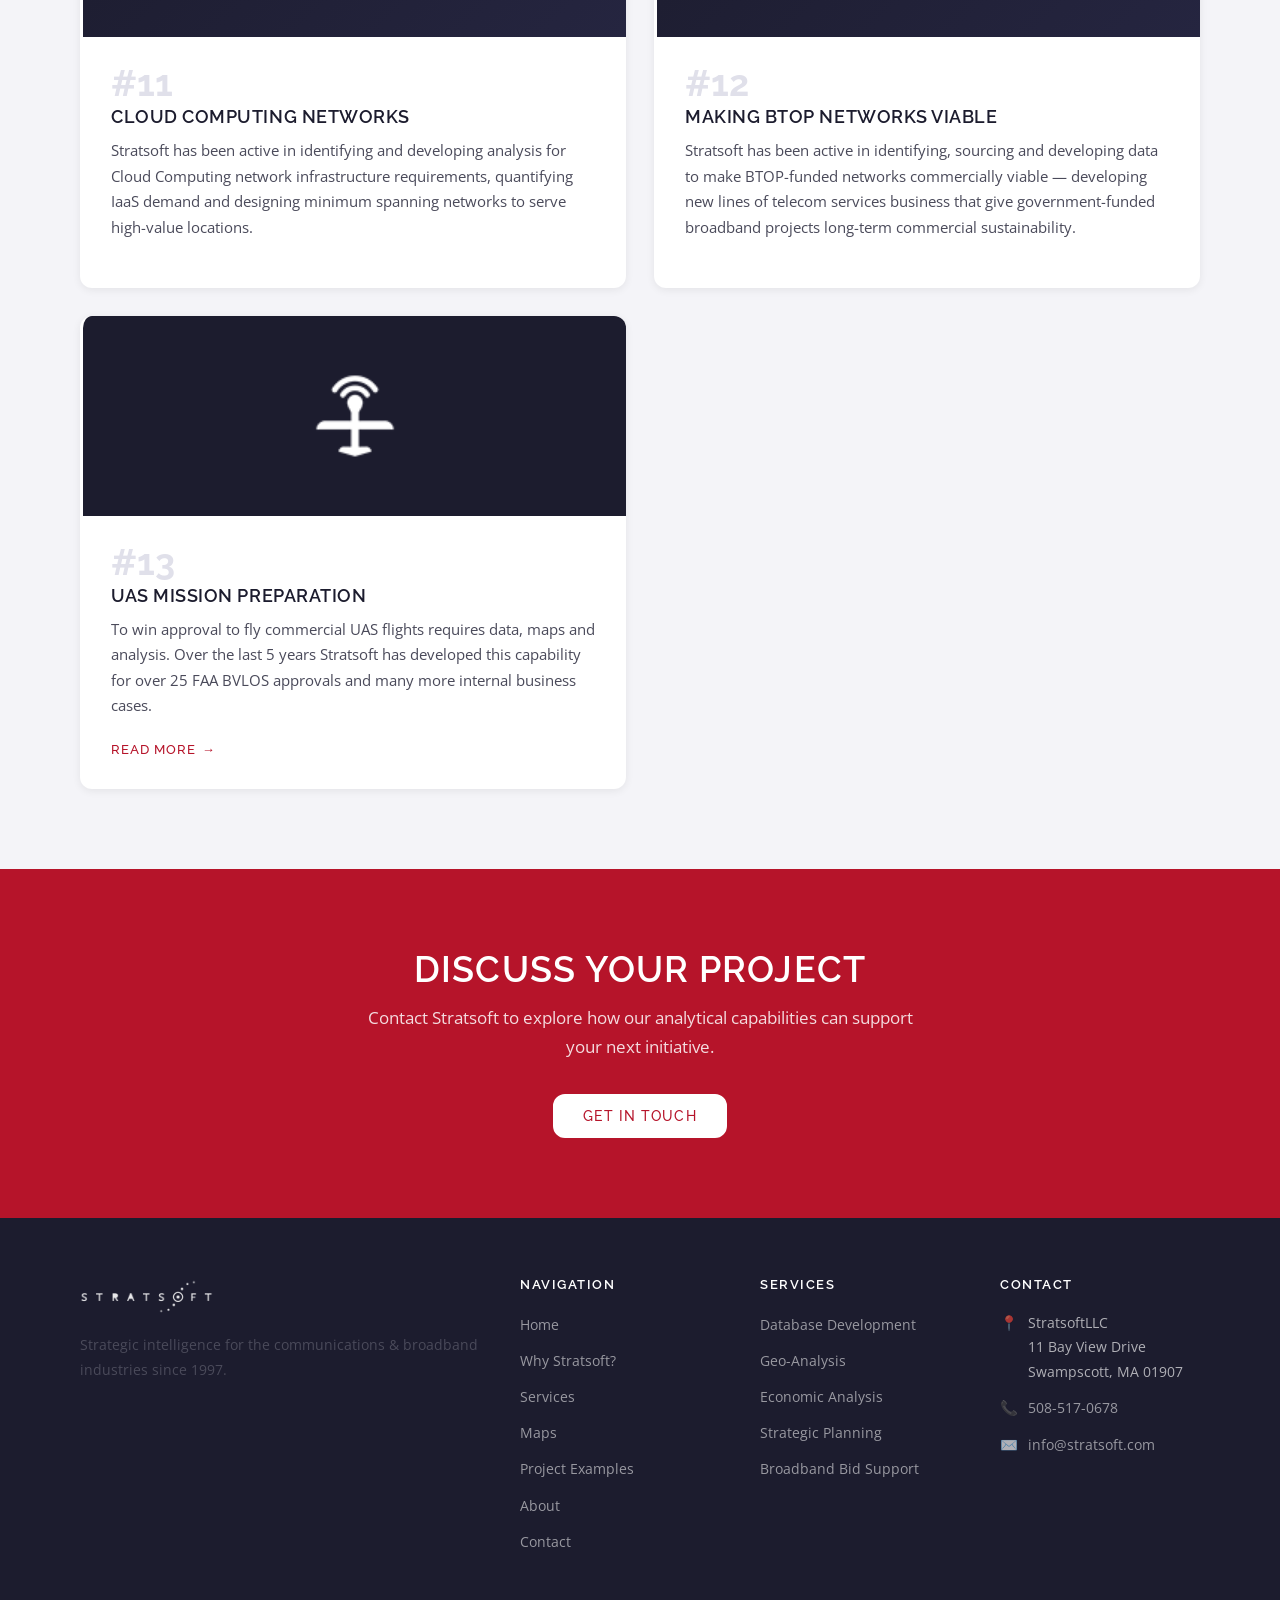
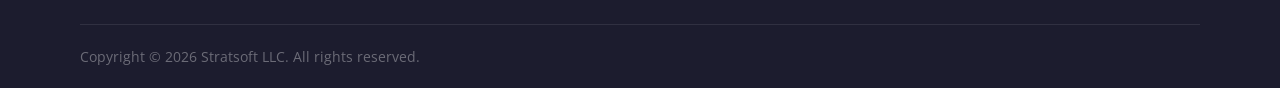
<file: project-examples.html>
<!DOCTYPE html>
<html lang="en">
<head>
  <meta charset="UTF-8">
  <meta name="viewport" content="width=device-width, initial-scale=1.0">
  <title>Project Examples — Stratsoft</title>
  <meta name="description" content="Representative engagements across broadband demand, UAS, rural broadband, dark fiber, small cells, and more.">
  <link rel="stylesheet" href="css/styles.css">
  <style>
    .projects-grid {
      display: grid;
      grid-template-columns: 1fr;
      gap: 28px;
    }
    @media (min-width: 768px) {
      .projects-grid { grid-template-columns: repeat(2, 1fr); }
    }
  </style>
</head>
<body>

<a class="skip-link" href="#main">Skip to content</a>

<header class="site-header" role="banner">
  <div class="container header-inner">
    <a href="index.html" class="site-logo" aria-label="Stratsoft Home">
      <img src="images/stratsoft-logo-300.png" alt="Stratsoft" width="120" height="44">
      
    </a>
    <nav class="main-nav" aria-label="Primary navigation">
      <ul>
        <li><a href="index.html">Home</a></li>
        <li><a href="why-stratsoft.html">Why Stratsoft?</a></li>
        <li><a href="services.html">Services</a></li>
        <li><a href="maps.html">Maps</a></li>
        <li><a href="project-examples.html" class="active">Project Examples</a></li>
        <li><a href="about.html">About</a></li>
        <li><a href="contact.html">Contact</a></li>
      </ul>
    </nav>
    <button class="nav-toggle" aria-label="Toggle navigation" aria-expanded="false">
      <span></span><span></span><span></span>
    </button>
  </div>
</header>

<nav class="mobile-menu" aria-label="Mobile navigation" id="mobile-menu">
  <a href="index.html">Home</a>
  <a href="why-stratsoft.html">Why Stratsoft?</a>
  <a href="services.html">Services</a>
  <a href="maps.html">Maps</a>
  <a href="project-examples.html">Project Examples</a>
  <a href="about.html">About</a>
  <a href="contact.html">Contact</a>
</nav>

<main class="page-main" id="main">

  <div class="page-banner">
    <div class="container">
      <nav class="breadcrumb" aria-label="Breadcrumb">
        <a href="index.html">Home</a>
        <span class="sep" aria-hidden="true">/</span>
        <span aria-current="page">Project Examples</span>
      </nav>
      <h1>Project Examples</h1>
    </div>
  </div>

  <section class="section">
    <div class="container">
      <p class="intro-block">A selection of representative engagements spanning broadband demand analysis, wireless infrastructure, UAS operations, rural connectivity, and more.</p>

      <div class="projects-grid">

        <article class="card">
          <div class="card-img-wrap"><img class="card-img" src="images/bettercodes.png" alt="Broadband demand analysis"></div>
          <div class="card-body">
            <div class="card-num">#1</div>
            <h3>Broadband Demand</h3>
            <p>Data from a well known and respected data seller recorded some 55,000 eligible businesses in a project study region. By combining this with other data sources the resultant Stratsoft data-set contained over 88,000 business prospect records.</p>
            <a href="project-examples/broadband-demand.html" class="read-more">Read More</a>
          </div>
        </article>

        <article class="card">
          <div class="card-img-placeholder" aria-hidden="true">📶</div>
          <div class="card-body">
            <div class="card-num">#2</div>
            <h3>WiFi Offload</h3>
            <p>Stratsoft developed plans and undertook pioneer marketing to enable a client to offer WiFi offload services. When the success was made public the client company's share price rose by over 15%.</p>
          </div>
        </article>

        <article class="card">
          <div class="card-img-wrap"><img class="card-img" src="images/push19.png" alt="Rural broadband network"></div>
          <div class="card-body">
            <div class="card-num">#3</div>
            <h3>Rural Broadband</h3>
            <p>Stratsoft supported over 100 broadband applications for government BTOP stimulus funding with a 68% success rate. For one large BTOP project Stratsoft created the partnership, built the business and network deployment plans and continues to support the project by developing new lines of telecom services.</p>
            <a href="project-examples/rural-broadband.html" class="read-more">Read More</a>
          </div>
        </article>

        <article class="card">
          <div class="card-img-wrap"><img class="card-img" src="images/strategical.png" alt="Network extension planning"></div>
          <div class="card-body">
            <div class="card-num">#4</div>
            <h3>Network Extension Design</h3>
            <p>In a study to plan which Off-Net switches should be brought On-Net, Stratsoft developed algorithms to measure the value of the Addressable Market for each Off-Net switch. This enabled a network design that selected the most valuable route for a network extension.</p>
          </div>
        </article>

        <article class="card">
          <div class="card-img-wrap"><img class="card-img" src="images/cloud189.png" alt="Dark fiber backhaul"></div>
          <div class="card-body">
            <div class="card-num">#5</div>
            <h3>Dark Fiber Backhaul</h3>
            <p>Stratsoft has undertaken numerous designs and economic cost/benefit analyses to bring Dark Fiber and Fixed Wireless backhaul to cell sites. This allows the Carrier to plan the most cost effective staged conversion from third party backhaul services. This Opex to Capex conversion yields material savings and improves network reliability.</p>
          </div>
        </article>

        <article class="card">
          <div class="card-img-wrap"><img class="card-img" src="images/cloud231.png" alt="Small cell deployment"></div>
          <div class="card-body">
            <div class="card-num">#6</div>
            <h3>Small Cell Deployment</h3>
            <p>Small Cell deployments require sites and backhaul. Stratsoft has undertaken Site &amp; Suitability analysis for a number of site portfolios to evaluate and market their use for Small Cells. This has resulted in Teaming Agreements with Carriers to use these sites in test, pilot, and full scale Small Cell deployments.</p>
          </div>
        </article>

        <article class="card">
          <div class="card-img-placeholder" aria-hidden="true">⚡</div>
          <div class="card-body">
            <div class="card-num">#7</div>
            <h3>Utility Rights-of-Way</h3>
            <p>Leveraging Utility rights-of-way for telecom use (both fiber and cell sites) has been an enduring area of project activity for Stratsoft over the last 3 years. Developing the database of assets available for this type of "dual use", undertaking network design, specifying demand and pricing, supporting partnership negotiations and building the business case for strategic investment are all components of our support.</p>
          </div>
        </article>

        <article class="card">
          <div class="card-img-wrap"><img class="card-img" src="images/drone.png" alt="Unmanned aerial vehicle"></div>
          <div class="card-body">
            <div class="card-num">#8</div>
            <h3>Unmanned Aerial Vehicle Usage</h3>
            <p>Mapping and tracking the regions where the use of Unmanned Aerial Vehicles (UAV) is permitted by FAA rules has been a recent new activity to support applications for federal approval to test UAV use.</p>
          </div>
        </article>

        <article class="card">
          <div class="card-img-placeholder" aria-hidden="true">🚨</div>
          <div class="card-body">
            <div class="card-num">#9</div>
            <h3>First Responder Networks</h3>
            <p>Stratsoft has been active in identifying, sourcing and developing data on which assets are available for the government's First Responder Network Authority (FirstNet).</p>
          </div>
        </article>

        <article class="card">
          <div class="card-img-placeholder" aria-hidden="true">🌐</div>
          <div class="card-body">
            <div class="card-num">#10</div>
            <h3>Internet of Everything Networks</h3>
            <p>Some Internet of Everything initiatives require the development of new, low bandwidth networks. Stratsoft has undertaken network specification, site selection and economic evaluation for these types of new wireless networks.</p>
          </div>
        </article>

        <article class="card">
          <div class="card-img-placeholder" aria-hidden="true">☁️</div>
          <div class="card-body">
            <div class="card-num">#11</div>
            <h3>Cloud Computing Networks</h3>
            <p>Stratsoft has been active in identifying and developing analysis for Cloud Computing network infrastructure requirements, quantifying IaaS demand and designing minimum spanning networks to serve high-value locations.</p>
          </div>
        </article>

        <article class="card">
          <div class="card-img-placeholder" aria-hidden="true">📡</div>
          <div class="card-body">
            <div class="card-num">#12</div>
            <h3>Making BTOP Networks Viable</h3>
            <p>Stratsoft has been active in identifying, sourcing and developing data to make BTOP-funded networks commercially viable — developing new lines of telecom services business that give government-funded broadband projects long-term commercial sustainability.</p>
          </div>
        </article>

        <article class="card">
          <div class="card-img-wrap"><img class="card-img" src="images/drone.png" alt="UAS mission preparation"></div>
          <div class="card-body">
            <div class="card-num">#13</div>
            <h3>UAS Mission Preparation</h3>
            <p>To win approval to fly commercial UAS flights requires data, maps and analysis. Over the last 5 years Stratsoft has developed this capability for over 25 FAA BVLOS approvals and many more internal business cases.</p>
            <a href="project-examples/uas-mission-preparation.html" class="read-more">Read More</a>
          </div>
        </article>

      </div>
    </div>
  </section>

  <section class="cta-band">
    <div class="container">
      <h2>Discuss Your Project</h2>
      <p>Contact Stratsoft to explore how our analytical capabilities can support your next initiative.</p>
      <a href="contact.html" class="btn btn-white">Get in Touch</a>
    </div>
  </section>

</main>

<footer class="site-footer" role="contentinfo">
  <div class="container">
    <div class="footer-grid">
      <div class="footer-brand">
        <img class="footer-logo" src="images/stratsoft-logo-300.png" alt="Stratsoft">
        <p>Strategic intelligence for the communications &amp; broadband industries since 1997.</p>
      </div>
      <div class="footer-col">
        <h4>Navigation</h4>
        <ul>
          <li><a href="index.html">Home</a></li>
          <li><a href="why-stratsoft.html">Why Stratsoft?</a></li>
          <li><a href="services.html">Services</a></li>
          <li><a href="maps.html">Maps</a></li>
          <li><a href="project-examples.html">Project Examples</a></li>
          <li><a href="about.html">About</a></li>
          <li><a href="contact.html">Contact</a></li>
        </ul>
      </div>
      <div class="footer-col">
        <h4>Services</h4>
        <ul>
          <li><a href="services.html">Database Development</a></li>
          <li><a href="services.html">Geo-Analysis</a></li>
          <li><a href="services.html">Economic Analysis</a></li>
          <li><a href="services.html">Strategic Planning</a></li>
          <li><a href="services.html">Broadband Bid Support</a></li>
        </ul>
      </div>
      <div class="footer-col">
        <h4>Contact</h4>
        <div class="footer-contact-item"><span>📍</span><span>StratsoftLLC<br>11 Bay View Drive<br>Swampscott, MA 01907</span></div>
        <div class="footer-contact-item"><span>📞</span><a href="tel:5085170678">508-517-0678</a></div>
        <div class="footer-contact-item"><span>✉️</span><a href="mailto:info@stratsoft.com">info@stratsoft.com</a></div>
      </div>
    </div>
    <div class="footer-bottom">
      <p>Copyright &copy; 2026 Stratsoft LLC. All rights reserved.</p>
    </div>
  </div>
</footer>

<script>
  const toggle = document.querySelector('.nav-toggle');
  const menu   = document.getElementById('mobile-menu');
  toggle.addEventListener('click', () => {
    const open = toggle.classList.toggle('open');
    menu.classList.toggle('open', open);
    toggle.setAttribute('aria-expanded', open);
    document.body.style.overflow = open ? 'hidden' : '';
  });
  menu.querySelectorAll('a').forEach(a => a.addEventListener('click', () => {
    toggle.classList.remove('open'); menu.classList.remove('open');
    toggle.setAttribute('aria-expanded', 'false');
    document.body.style.overflow = '';
  }));
</script>
</body>
</html>
</file>
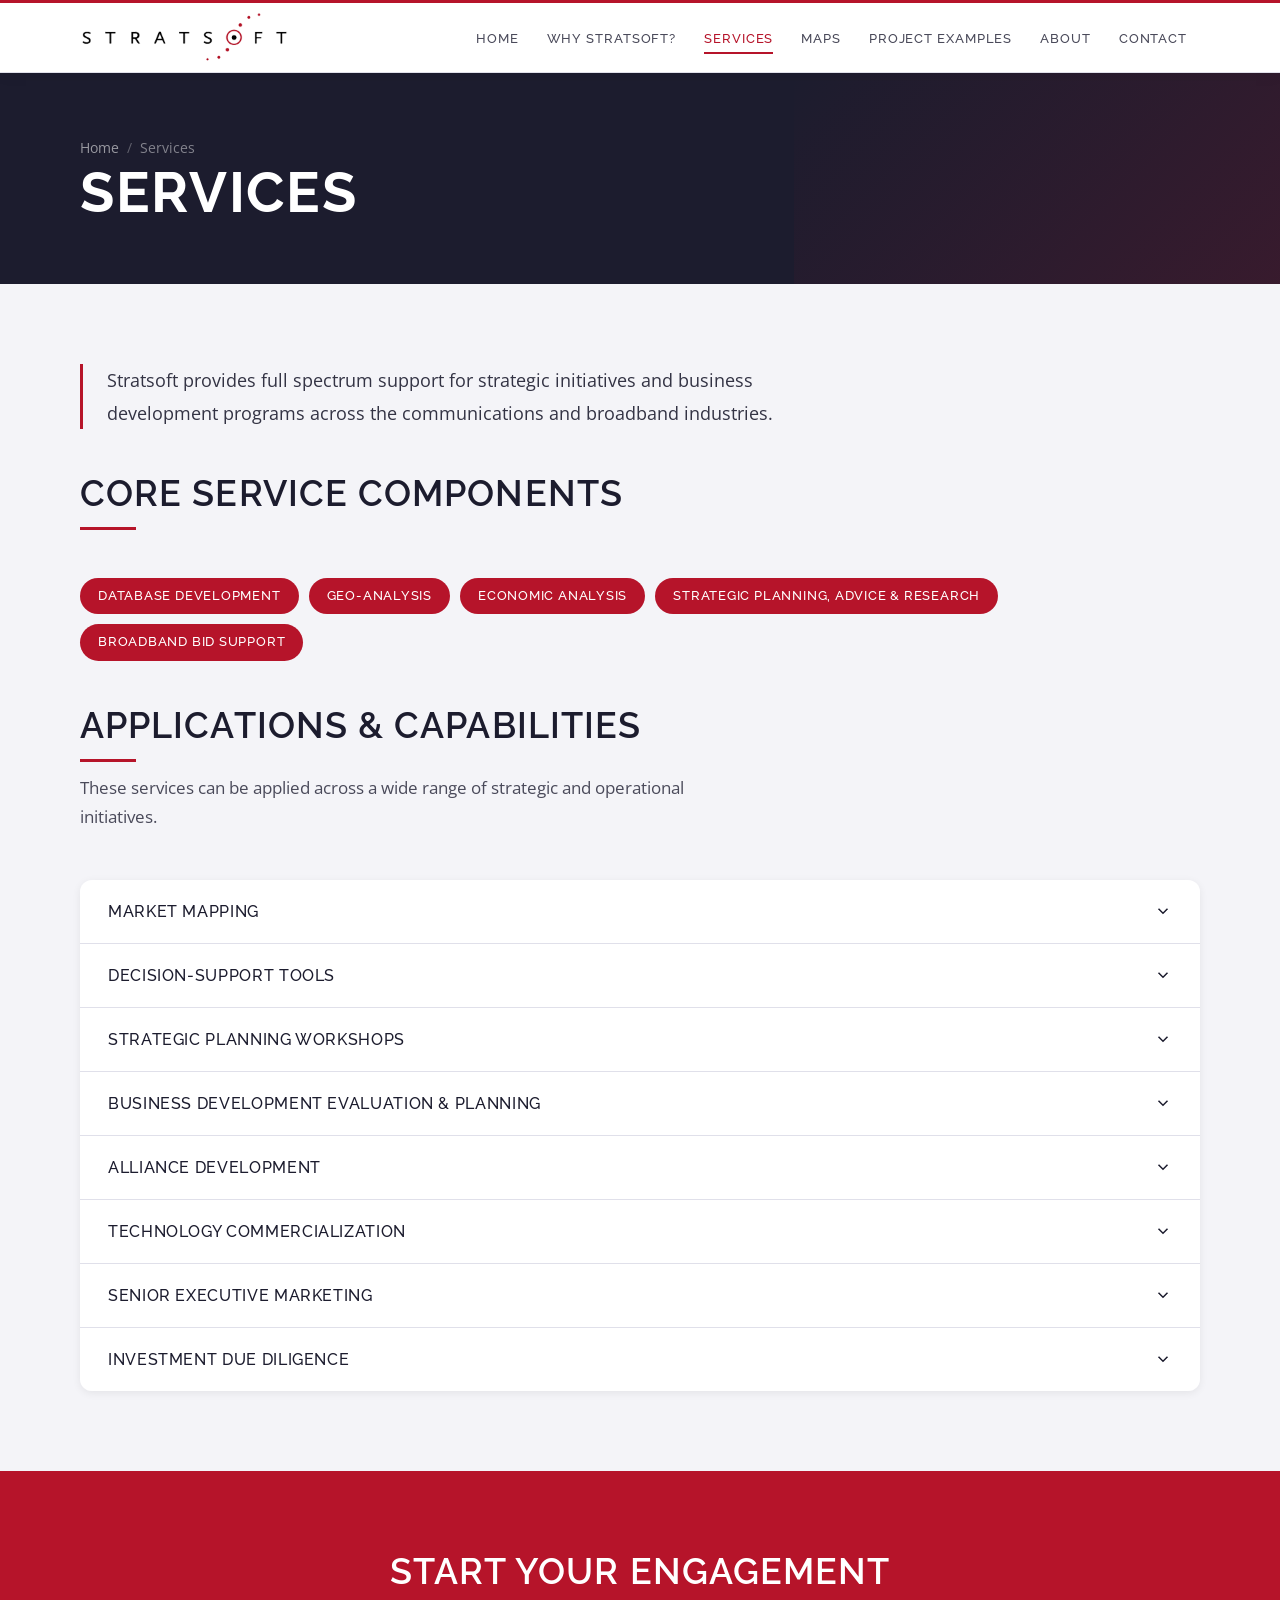
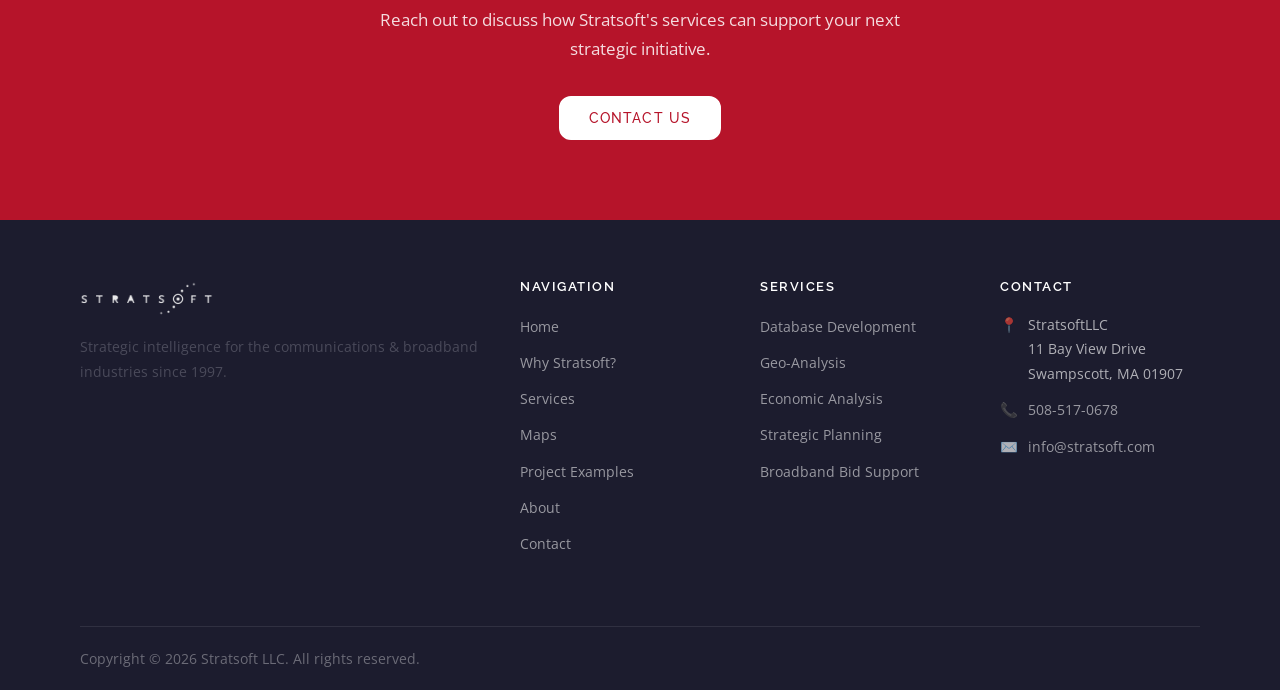
<file: services.html>
<!DOCTYPE html>
<html lang="en">
<head>
  <meta charset="UTF-8">
  <meta name="viewport" content="width=device-width, initial-scale=1.0">
  <title>Services — Stratsoft</title>
  <meta name="description" content="Stratsoft provides full spectrum support for strategic initiatives and business development programs in broadband and telecommunications.">
  <link rel="stylesheet" href="css/styles.css">
</head>
<body>

<a class="skip-link" href="#main">Skip to content</a>

<header class="site-header" role="banner">
  <div class="container header-inner">
    <a href="index.html" class="site-logo" aria-label="Stratsoft Home">
      <img src="images/stratsoft-logo-300.png" alt="Stratsoft" width="120" height="44">
      
    </a>
    <nav class="main-nav" aria-label="Primary navigation">
      <ul>
        <li><a href="index.html">Home</a></li>
        <li><a href="why-stratsoft.html">Why Stratsoft?</a></li>
        <li><a href="services.html" class="active">Services</a></li>
        <li><a href="maps.html">Maps</a></li>
        <li><a href="project-examples.html">Project Examples</a></li>
        <li><a href="about.html">About</a></li>
        <li><a href="contact.html">Contact</a></li>
      </ul>
    </nav>
    <button class="nav-toggle" aria-label="Toggle navigation" aria-expanded="false">
      <span></span><span></span><span></span>
    </button>
  </div>
</header>

<nav class="mobile-menu" aria-label="Mobile navigation" id="mobile-menu">
  <a href="index.html">Home</a>
  <a href="why-stratsoft.html">Why Stratsoft?</a>
  <a href="services.html">Services</a>
  <a href="maps.html">Maps</a>
  <a href="project-examples.html">Project Examples</a>
  <a href="about.html">About</a>
  <a href="contact.html">Contact</a>
</nav>

<main class="page-main" id="main">

  <div class="page-banner">
    <div class="container">
      <nav class="breadcrumb" aria-label="Breadcrumb">
        <a href="index.html">Home</a>
        <span class="sep" aria-hidden="true">/</span>
        <span aria-current="page">Services</span>
      </nav>
      <h1>Services</h1>
    </div>
  </div>

  <section class="section">
    <div class="container">

      <p class="intro-block">
        Stratsoft provides full spectrum support for strategic initiatives and business development programs
        across the communications and broadband industries.
      </p>

      <div class="section-header">
        <h2>Core Service Components</h2>
      </div>
      <div class="components-wrap" aria-label="Core service components">
        <span class="comp-tag">Database Development</span>
        <span class="comp-tag">Geo-Analysis</span>
        <span class="comp-tag">Economic Analysis</span>
        <span class="comp-tag">Strategic Planning, Advice &amp; Research</span>
        <span class="comp-tag">Broadband Bid Support</span>
      </div>

      <div class="section-header">
        <h2>Applications &amp; Capabilities</h2>
        <p>These services can be applied across a wide range of strategic and operational initiatives.</p>
      </div>

      <div class="accordion" role="list">

        <div class="acc-item" role="listitem">
          <button class="acc-trigger" aria-expanded="false">
            Market Mapping
            <svg class="acc-chevron" viewBox="0 0 24 24" aria-hidden="true"><polyline points="6 9 12 15 18 9"/></svg>
          </button>
          <div class="acc-panel" role="region">
            <p>Databases, analysis algorithms and Geographical Information Software (GIS) are used to develop
              detailed information about our client's market. This fact base enables scenario and other analysis
              routines for:</p>
            <ul>
              <li>Market entry and expansion strategies</li>
              <li>Marketing and Sales campaigns</li>
              <li>Proving the case to the customer and the customer's customer</li>
              <li>Company business planning</li>
              <li>Investor and board presentations</li>
              <li>Operational deployment and network architecture plans</li>
            </ul>
          </div>
        </div>

        <div class="acc-item" role="listitem">
          <button class="acc-trigger" aria-expanded="false">
            Decision-Support Tools
            <svg class="acc-chevron" viewBox="0 0 24 24" aria-hidden="true"><polyline points="6 9 12 15 18 9"/></svg>
          </button>
          <div class="acc-panel" role="region">
            <p>The databases, analysis systems and results Stratsoft develops are always transferable to our clients
              as part of the project. Often they have lasting value well beyond the time period of the project.
              Stratsoft supports the continued independent use of these systems as a decision-support tool such as:</p>
            <ul>
              <li>M&amp;A analysis tools</li>
              <li>Network Design for telecommunications and other infrastructure providers</li>
              <li>Market analysis and opportunity representation for Partners and Investors</li>
              <li>Marketing Strategy and Sales tools</li>
              <li>Software and databases to support Call Center Agents</li>
            </ul>
          </div>
        </div>

        <div class="acc-item" role="listitem">
          <button class="acc-trigger" aria-expanded="false">
            Strategic Planning Workshops
            <svg class="acc-chevron" viewBox="0 0 24 24" aria-hidden="true"><polyline points="6 9 12 15 18 9"/></svg>
          </button>
          <div class="acc-panel" role="region">
            <p>Stratsoft has developed unique methods that use systems thinking, scenario planning and business
              ecosystem analysis to lead groups through the strategic planning process for:</p>
            <ul>
              <li>Market research and insight</li>
              <li>Supply chain, competitors and adjacent company analysis</li>
              <li>Bargaining power and influence mapping</li>
              <li>Risk analysis and contingency planning</li>
              <li>Scenario and preferred outcomes analysis</li>
              <li>Strategic beachhead mapping</li>
              <li>Change campaign and stakeholder influence plans</li>
              <li>Change management and organizational re-structuring</li>
            </ul>
          </div>
        </div>

        <div class="acc-item" role="listitem">
          <button class="acc-trigger" aria-expanded="false">
            Business Development Evaluation &amp; Planning
            <svg class="acc-chevron" viewBox="0 0 24 24" aria-hidden="true"><polyline points="6 9 12 15 18 9"/></svg>
          </button>
          <div class="acc-panel" role="region">
            <p>Stratsoft brings systematic evaluation techniques that result in well justified business development
              plans, giving our clients confidence in the information and reasoning underlying each initiative.
              Work plans include:</p>
            <ul>
              <li>Business Case Validation</li>
              <li>Business planning</li>
              <li>Economic analysis</li>
              <li>Investor business case development</li>
              <li>Board submissions</li>
            </ul>
          </div>
        </div>

        <div class="acc-item" role="listitem">
          <button class="acc-trigger" aria-expanded="false">
            Alliance Development
            <svg class="acc-chevron" viewBox="0 0 24 24" aria-hidden="true"><polyline points="6 9 12 15 18 9"/></svg>
          </button>
          <div class="acc-panel" role="region">
            <p>We focus on developing a portfolio of partners at different points along the supply chain, and with
              adjacent companies that provide complementary products/services to the same customers as our client,
              and occasionally with competitors. This allows systematic consideration of the client company's
              bargaining power, ally motivation and intent, and most profitable areas of collaboration. Areas of focus:</p>
            <ul>
              <li>Partner identification and research</li>
              <li>Partnering purpose and partner motivation</li>
              <li>Staged partner development plans</li>
              <li>Partnership oversight and management</li>
            </ul>
          </div>
        </div>

        <div class="acc-item" role="listitem">
          <button class="acc-trigger" aria-expanded="false">
            Technology Commercialization
            <svg class="acc-chevron" viewBox="0 0 24 24" aria-hidden="true"><polyline points="6 9 12 15 18 9"/></svg>
          </button>
          <div class="acc-panel" role="region">
            <p>Intellectual property, methods, concept proofs, and prototypes often require commercial evaluation
              for licensing, collaboration, protection and exploitation strategies. Stratsoft undertakes analysis,
              planning and evaluation of intellectual assets so clients can realize realistic value. Services include:</p>
            <ul>
              <li>Patent portfolio mapping</li>
              <li>Value and value enhancement</li>
              <li>Licensing, sale and collaboration options</li>
              <li>Protection, policing, and prosecution strategies</li>
              <li>Direct and indirect competitive innovation</li>
            </ul>
          </div>
        </div>

        <div class="acc-item" role="listitem">
          <button class="acc-trigger" aria-expanded="false">
            Senior Executive Marketing
            <svg class="acc-chevron" viewBox="0 0 24 24" aria-hidden="true"><polyline points="6 9 12 15 18 9"/></svg>
          </button>
          <div class="acc-panel" role="region">
            <p>Stratsoft specializes in building the strategic investment case that makes our client's products and
              services critical to the development of their customer's business. This is a powerful complement to
              traditional sales &amp; marketing campaigns as it creates senior executive champions within the customer
              organization that can support and endorse serious evaluation of our client's products and services.</p>
          </div>
        </div>

        <div class="acc-item" role="listitem">
          <button class="acc-trigger" aria-expanded="false">
            Investment Due Diligence
            <svg class="acc-chevron" viewBox="0 0 24 24" aria-hidden="true"><polyline points="6 9 12 15 18 9"/></svg>
          </button>
          <div class="acc-panel" role="region">
            <p>Stratsoft reduces investor risk by providing independent corroboration (or otherwise) of claims made
              in an investment business plan. Our analysis and market quantification systems often become an analysis
              asset for the investee company when investment is made.</p>
          </div>
        </div>

      </div><!-- end accordion -->

    </div>
  </section>

  <section class="cta-band">
    <div class="container">
      <h2>Start Your Engagement</h2>
      <p>Reach out to discuss how Stratsoft's services can support your next strategic initiative.</p>
      <a href="contact.html" class="btn btn-white">Contact Us</a>
    </div>
  </section>

</main>

<footer class="site-footer" role="contentinfo">
  <div class="container">
    <div class="footer-grid">
      <div class="footer-brand">
        <img class="footer-logo" src="images/stratsoft-logo-300.png" alt="Stratsoft">
        <p>Strategic intelligence for the communications &amp; broadband industries since 1997.</p>
      </div>
      <div class="footer-col">
        <h4>Navigation</h4>
        <ul>
          <li><a href="index.html">Home</a></li>
          <li><a href="why-stratsoft.html">Why Stratsoft?</a></li>
          <li><a href="services.html">Services</a></li>
          <li><a href="maps.html">Maps</a></li>
          <li><a href="project-examples.html">Project Examples</a></li>
          <li><a href="about.html">About</a></li>
          <li><a href="contact.html">Contact</a></li>
        </ul>
      </div>
      <div class="footer-col">
        <h4>Services</h4>
        <ul>
          <li><a href="services.html">Database Development</a></li>
          <li><a href="services.html">Geo-Analysis</a></li>
          <li><a href="services.html">Economic Analysis</a></li>
          <li><a href="services.html">Strategic Planning</a></li>
          <li><a href="services.html">Broadband Bid Support</a></li>
        </ul>
      </div>
      <div class="footer-col">
        <h4>Contact</h4>
        <div class="footer-contact-item"><span>📍</span><span>StratsoftLLC<br>11 Bay View Drive<br>Swampscott, MA 01907</span></div>
        <div class="footer-contact-item"><span>📞</span><a href="tel:5085170678">508-517-0678</a></div>
        <div class="footer-contact-item"><span>✉️</span><a href="mailto:info@stratsoft.com">info@stratsoft.com</a></div>
      </div>
    </div>
    <div class="footer-bottom">
      <p>Copyright &copy; 2026 Stratsoft LLC. All rights reserved.</p>
    </div>
  </div>
</footer>

<script>
  /* Nav toggle */
  const toggle = document.querySelector('.nav-toggle');
  const menu   = document.getElementById('mobile-menu');
  toggle.addEventListener('click', () => {
    const open = toggle.classList.toggle('open');
    menu.classList.toggle('open', open);
    toggle.setAttribute('aria-expanded', open);
    document.body.style.overflow = open ? 'hidden' : '';
  });
  menu.querySelectorAll('a').forEach(a => a.addEventListener('click', () => {
    toggle.classList.remove('open'); menu.classList.remove('open');
    toggle.setAttribute('aria-expanded', 'false');
    document.body.style.overflow = '';
  }));

  /* Accordion */
  document.querySelectorAll('.acc-trigger').forEach(btn => {
    btn.addEventListener('click', () => {
      const panel = btn.nextElementSibling;
      const isOpen = btn.classList.contains('open');
      // close all
      document.querySelectorAll('.acc-trigger').forEach(b => {
        b.classList.remove('open');
        b.setAttribute('aria-expanded', 'false');
        b.nextElementSibling.classList.remove('open');
      });
      // open this one if it was closed
      if (!isOpen) {
        btn.classList.add('open');
        btn.setAttribute('aria-expanded', 'true');
        panel.classList.add('open');
      }
    });
  });
</script>
</body>
</html>
</file>
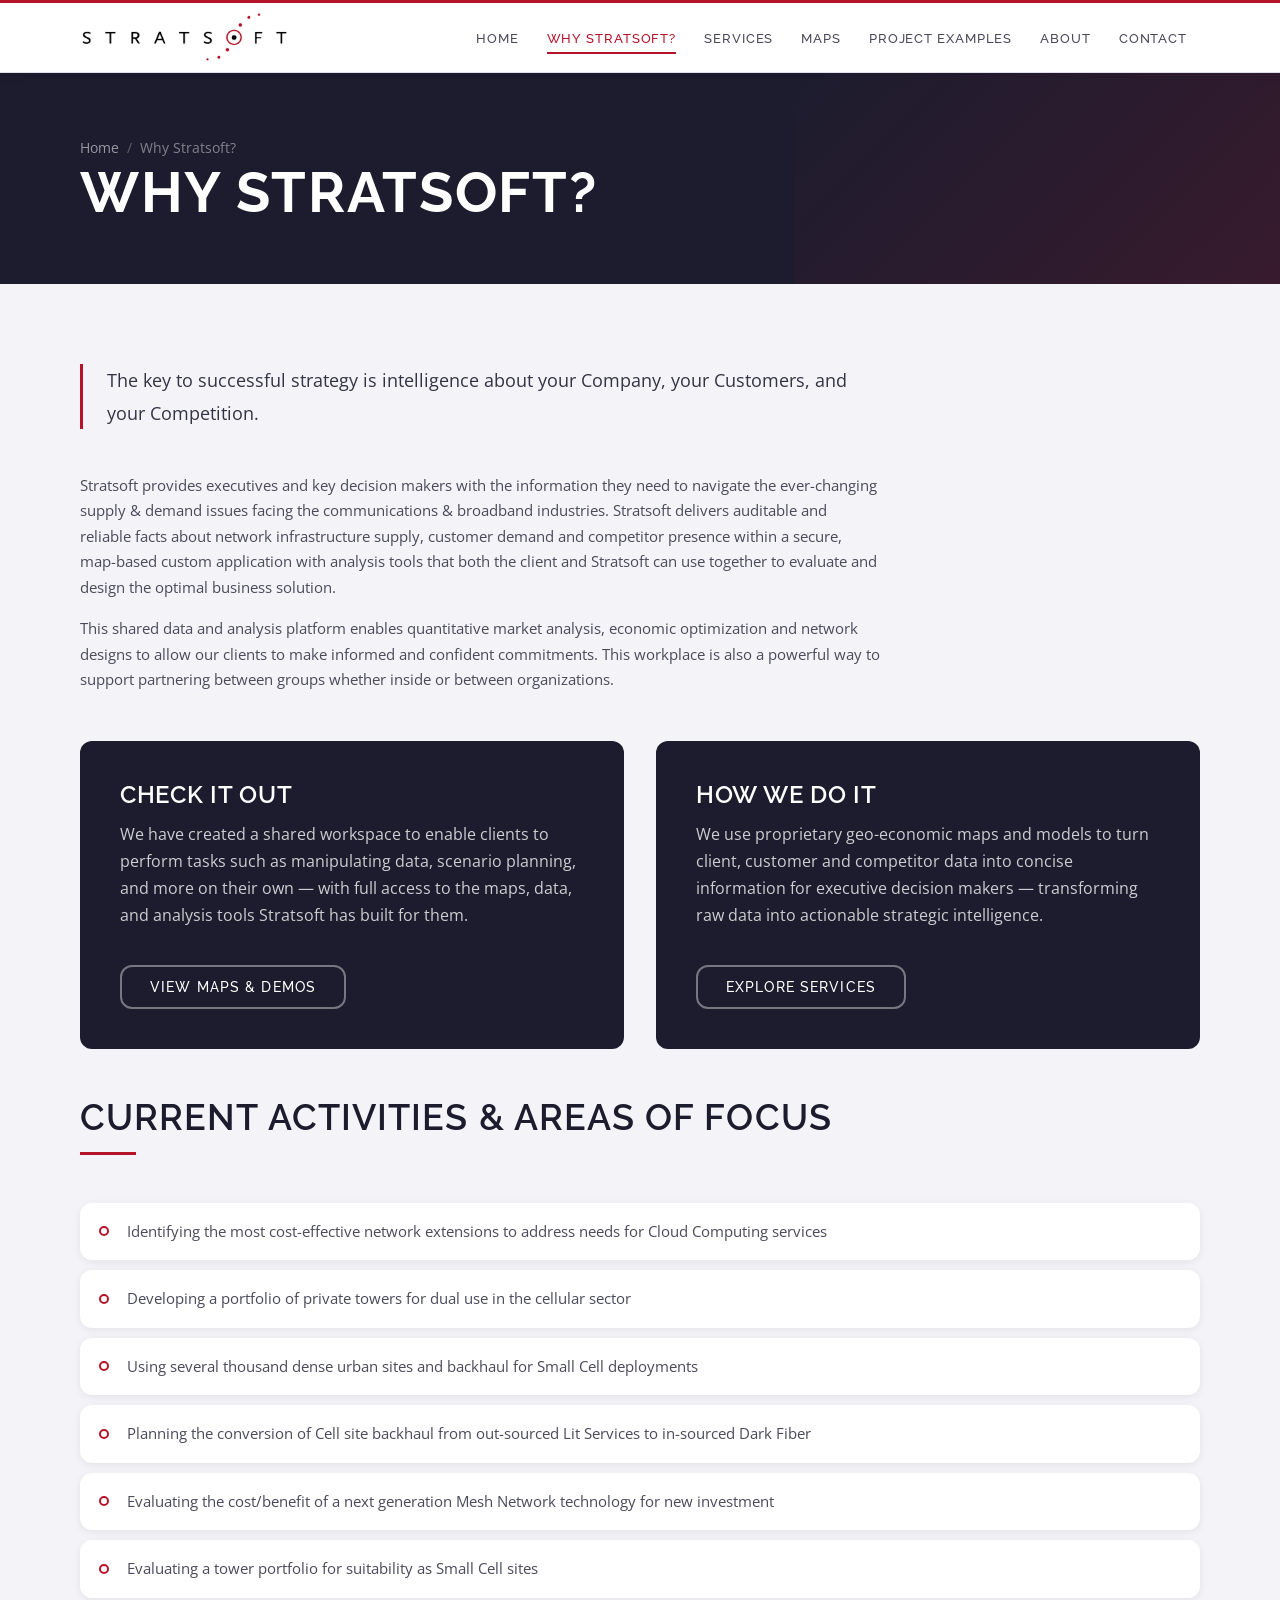
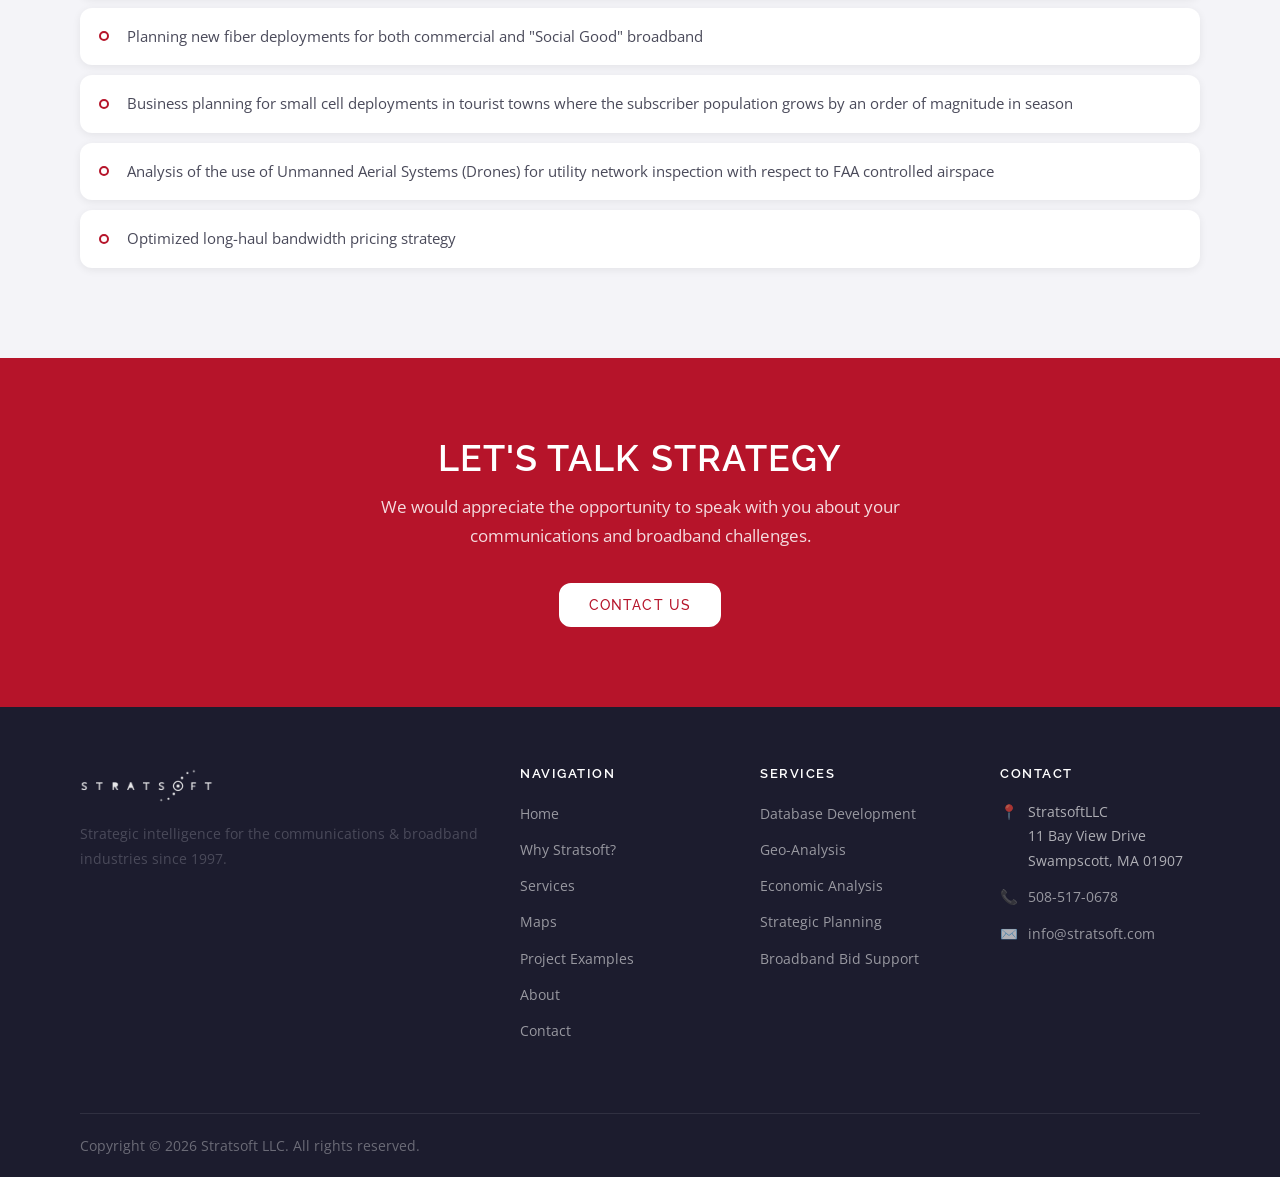
<file: why-stratsoft.html>
<!DOCTYPE html>
<html lang="en">
<head>
  <meta charset="UTF-8">
  <meta name="viewport" content="width=device-width, initial-scale=1.0">
  <title>Why Stratsoft? — Stratsoft</title>
  <meta name="description" content="The key to successful strategy is intelligence about your Company, your Customers, and your Competition.">
  <link rel="stylesheet" href="css/styles.css">
</head>
<body>

<a class="skip-link" href="#main">Skip to content</a>

<header class="site-header" role="banner">
  <div class="container header-inner">
    <a href="index.html" class="site-logo" aria-label="Stratsoft Home">
      <img src="images/stratsoft-logo-300.png" alt="Stratsoft" width="120" height="44">
      
    </a>
    <nav class="main-nav" aria-label="Primary navigation">
      <ul>
        <li><a href="index.html">Home</a></li>
        <li><a href="why-stratsoft.html" class="active">Why Stratsoft?</a></li>
        <li><a href="services.html">Services</a></li>
        <li><a href="maps.html">Maps</a></li>
        <li><a href="project-examples.html">Project Examples</a></li>
        <li><a href="about.html">About</a></li>
        <li><a href="contact.html">Contact</a></li>
      </ul>
    </nav>
    <button class="nav-toggle" aria-label="Toggle navigation" aria-expanded="false">
      <span></span><span></span><span></span>
    </button>
  </div>
</header>

<nav class="mobile-menu" aria-label="Mobile navigation" id="mobile-menu">
  <a href="index.html">Home</a>
  <a href="why-stratsoft.html">Why Stratsoft?</a>
  <a href="services.html">Services</a>
  <a href="maps.html">Maps</a>
  <a href="project-examples.html">Project Examples</a>
  <a href="about.html">About</a>
  <a href="contact.html">Contact</a>
</nav>

<main class="page-main" id="main">

  <div class="page-banner">
    <div class="container">
      <nav class="breadcrumb" aria-label="Breadcrumb">
        <a href="index.html">Home</a>
        <span class="sep" aria-hidden="true">/</span>
        <span aria-current="page">Why Stratsoft?</span>
      </nav>
      <h1>Why Stratsoft?</h1>
    </div>
  </div>

  <!-- ── Core value proposition ── -->
  <section class="section">
    <div class="container">
      <p class="intro-block">
        The key to successful strategy is intelligence about your Company, your Customers, and your Competition.
      </p>

      <div class="prose mb-48">
        <p>Stratsoft provides executives and key decision makers with the information they need to navigate the
          ever-changing supply &amp; demand issues facing the communications &amp; broadband industries. Stratsoft
          delivers auditable and reliable facts about network infrastructure supply, customer demand and competitor
          presence within a secure, map-based custom application with analysis tools that both the client and
          Stratsoft can use together to evaluate and design the optimal business solution.</p>
        <p>This shared data and analysis platform enables quantitative market analysis, economic optimization and
          network designs to allow our clients to make informed and confident commitments. This workplace is also a
          powerful way to support partnering between groups whether inside or between organizations.</p>
      </div>

      <div class="feature-row mb-48">
        <div class="feature-box">
          <h3>Check It Out</h3>
          <p>We have created a shared workspace to enable clients to perform tasks such as manipulating data,
            scenario planning, and more on their own — with full access to the maps, data, and analysis tools
            Stratsoft has built for them.</p>
          <a href="maps.html" class="btn btn-outline" style="margin-top:20px;">View Maps &amp; Demos</a>
        </div>
        <div class="feature-box">
          <h3>How We Do It</h3>
          <p>We use proprietary geo-economic maps and models to turn client, customer and competitor data into
            concise information for executive decision makers — transforming raw data into actionable strategic
            intelligence.</p>
          <a href="services.html" class="btn btn-outline" style="margin-top:20px;">Explore Services</a>
        </div>
      </div>

      <!-- Current activities -->
      <div class="section-header">
        <h2>Current Activities &amp; Areas of Focus</h2>
      </div>

      <ul class="activity-list">
        <li>Identifying the most cost-effective network extensions to address needs for Cloud Computing services</li>
        <li>Developing a portfolio of private towers for dual use in the cellular sector</li>
        <li>Using several thousand dense urban sites and backhaul for Small Cell deployments</li>
        <li>Planning the conversion of Cell site backhaul from out-sourced Lit Services to in-sourced Dark Fiber</li>
        <li>Evaluating the cost/benefit of a next generation Mesh Network technology for new investment</li>
        <li>Evaluating a tower portfolio for suitability as Small Cell sites</li>
        <li>Planning new fiber deployments for both commercial and "Social Good" broadband</li>
        <li>Business planning for small cell deployments in tourist towns where the subscriber population grows by an order of magnitude in season</li>
        <li>Analysis of the use of Unmanned Aerial Systems (Drones) for utility network inspection with respect to FAA controlled airspace</li>
        <li>Optimized long-haul bandwidth pricing strategy</li>
      </ul>
    </div>
  </section>

  <!-- ── CTA ── -->
  <section class="cta-band">
    <div class="container">
      <h2>Let's Talk Strategy</h2>
      <p>We would appreciate the opportunity to speak with you about your communications and broadband challenges.</p>
      <a href="contact.html" class="btn btn-white">Contact Us</a>
    </div>
  </section>

</main>

<footer class="site-footer" role="contentinfo">
  <div class="container">
    <div class="footer-grid">
      <div class="footer-brand">
        <img class="footer-logo" src="images/stratsoft-logo-300.png" alt="Stratsoft">
        <p>Strategic intelligence for the communications &amp; broadband industries since 1997.</p>
      </div>
      <div class="footer-col">
        <h4>Navigation</h4>
        <ul>
          <li><a href="index.html">Home</a></li>
          <li><a href="why-stratsoft.html">Why Stratsoft?</a></li>
          <li><a href="services.html">Services</a></li>
          <li><a href="maps.html">Maps</a></li>
          <li><a href="project-examples.html">Project Examples</a></li>
          <li><a href="about.html">About</a></li>
          <li><a href="contact.html">Contact</a></li>
        </ul>
      </div>
      <div class="footer-col">
        <h4>Services</h4>
        <ul>
          <li><a href="services.html">Database Development</a></li>
          <li><a href="services.html">Geo-Analysis</a></li>
          <li><a href="services.html">Economic Analysis</a></li>
          <li><a href="services.html">Strategic Planning</a></li>
          <li><a href="services.html">Broadband Bid Support</a></li>
        </ul>
      </div>
      <div class="footer-col">
        <h4>Contact</h4>
        <div class="footer-contact-item"><span>📍</span><span>StratsoftLLC<br>11 Bay View Drive<br>Swampscott, MA 01907</span></div>
        <div class="footer-contact-item"><span>📞</span><a href="tel:5085170678">508-517-0678</a></div>
        <div class="footer-contact-item"><span>✉️</span><a href="mailto:info@stratsoft.com">info@stratsoft.com</a></div>
      </div>
    </div>
    <div class="footer-bottom">
      <p>Copyright &copy; 2026 Stratsoft LLC. All rights reserved.</p>
    </div>
  </div>
</footer>

<script>
  const toggle = document.querySelector('.nav-toggle');
  const menu   = document.getElementById('mobile-menu');
  toggle.addEventListener('click', () => {
    const open = toggle.classList.toggle('open');
    menu.classList.toggle('open', open);
    toggle.setAttribute('aria-expanded', open);
    document.body.style.overflow = open ? 'hidden' : '';
  });
  menu.querySelectorAll('a').forEach(a => a.addEventListener('click', () => {
    toggle.classList.remove('open'); menu.classList.remove('open');
    toggle.setAttribute('aria-expanded', 'false');
    document.body.style.overflow = '';
  }));
</script>
</body>
</html>
</file>
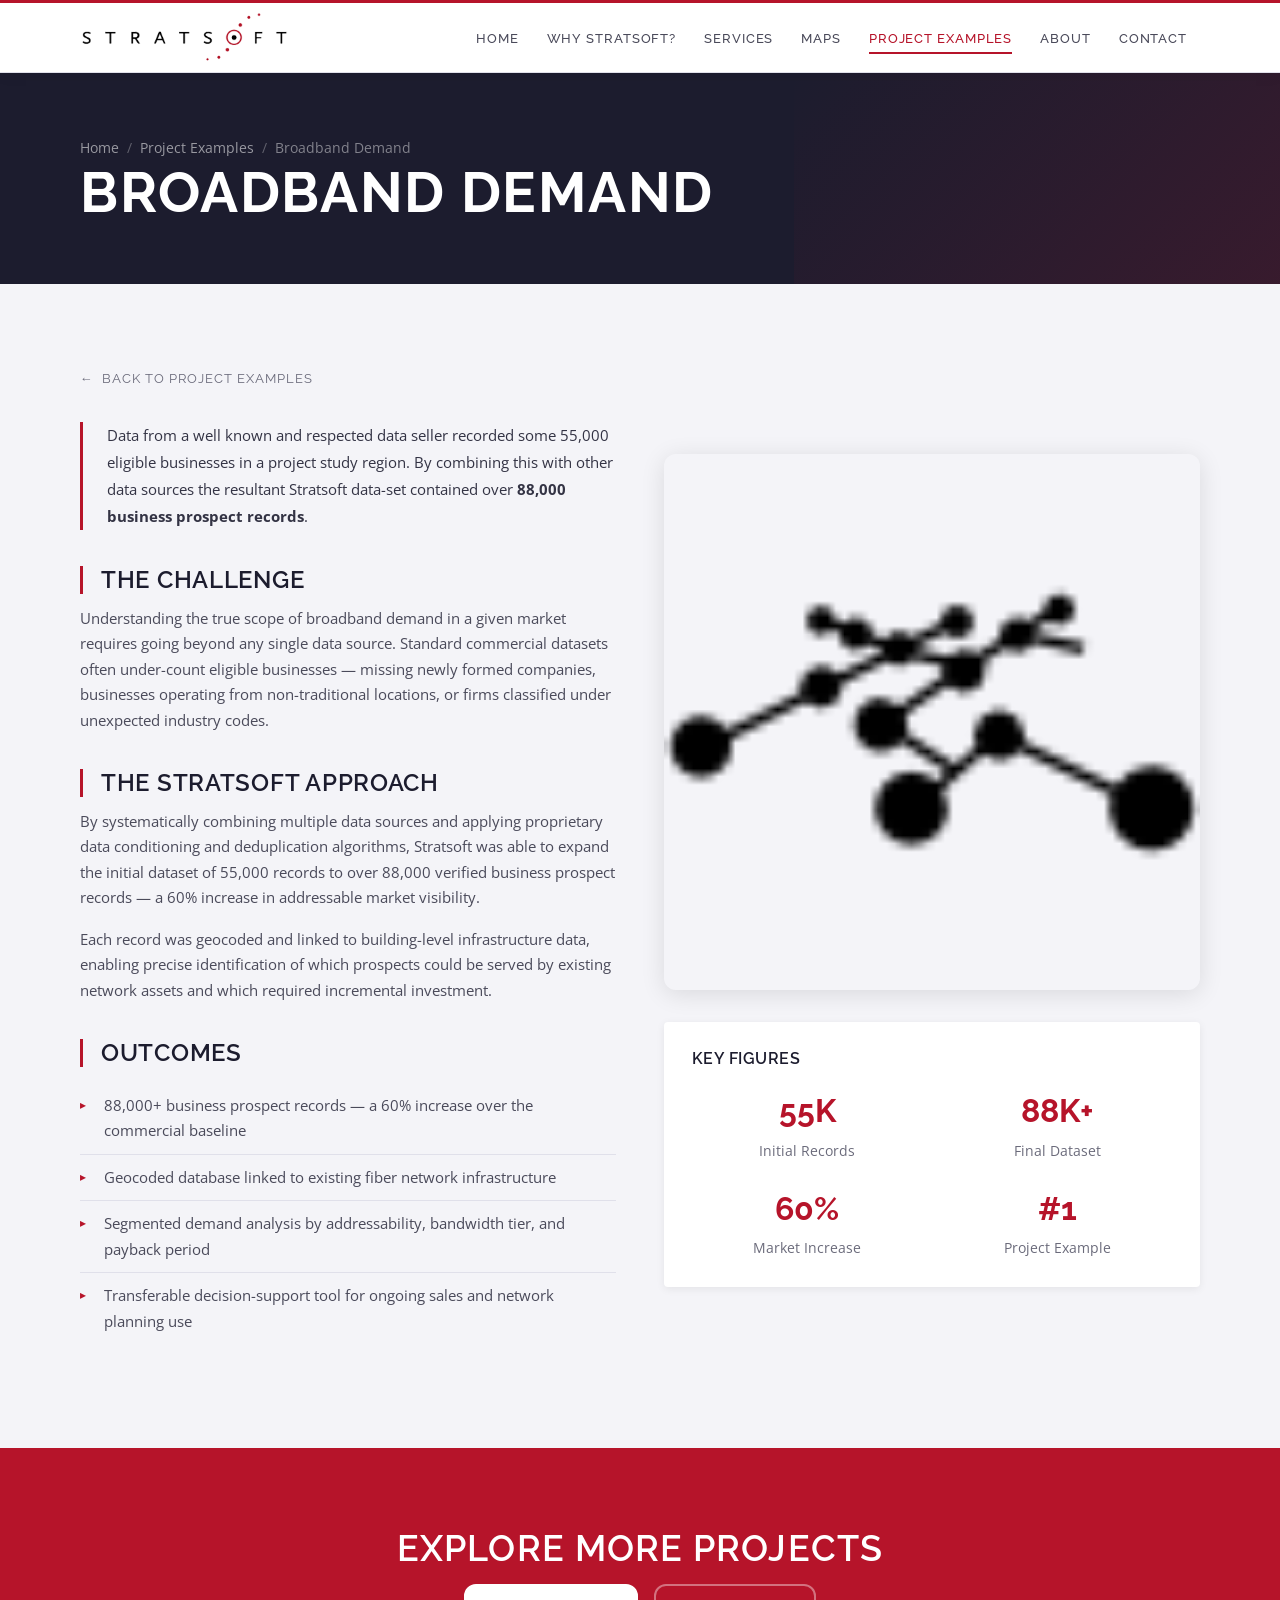
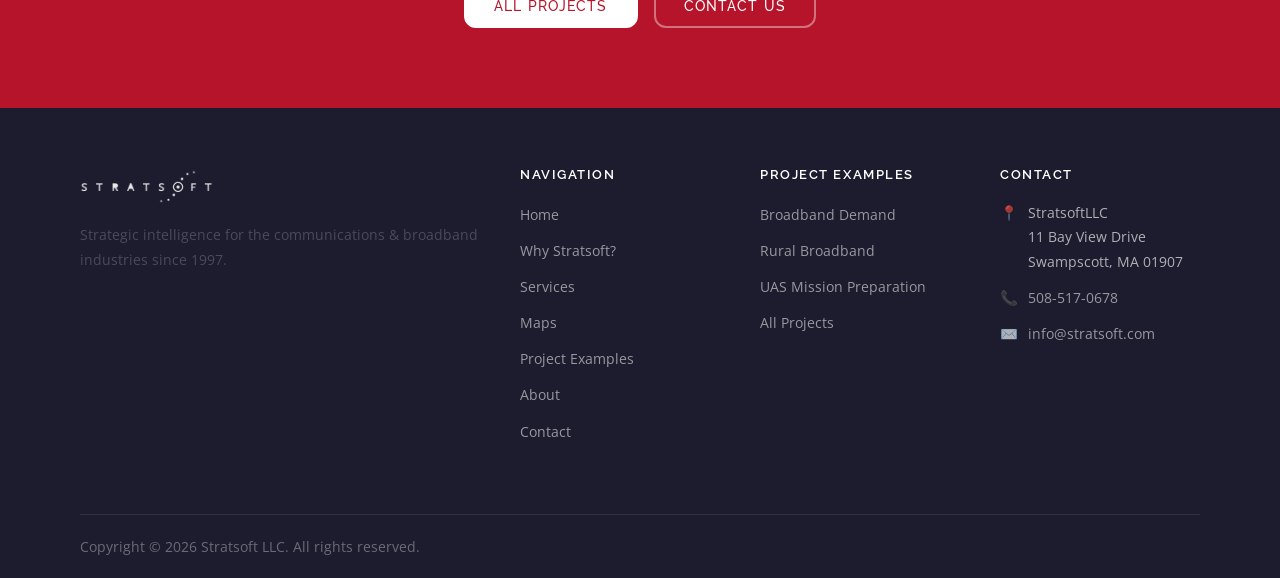
<file: project-examples/broadband-demand.html>
<!DOCTYPE html>
<html lang="en">
<head>
  <meta charset="UTF-8">
  <meta name="viewport" content="width=device-width, initial-scale=1.0">
  <title>Broadband Demand — Stratsoft Project Examples</title>
  <meta name="description" content="Stratsoft combined multiple data sources to build an 88,000+ record business prospect database for broadband demand analysis.">
  <link rel="stylesheet" href="../css/styles.css">
</head>
<body>

<a class="skip-link" href="#main">Skip to content</a>

<header class="site-header" role="banner">
  <div class="container header-inner">
    <a href="../index.html" class="site-logo" aria-label="Stratsoft Home">
      <img src="../images/stratsoft-logo-300.png" alt="Stratsoft" width="120" height="44">
      
    </a>
    <nav class="main-nav" aria-label="Primary navigation">
      <ul>
        <li><a href="../index.html">Home</a></li>
        <li><a href="../why-stratsoft.html">Why Stratsoft?</a></li>
        <li><a href="../services.html">Services</a></li>
        <li><a href="../maps.html">Maps</a></li>
        <li><a href="../project-examples.html" class="active">Project Examples</a></li>
        <li><a href="../about.html">About</a></li>
        <li><a href="../contact.html">Contact</a></li>
      </ul>
    </nav>
    <button class="nav-toggle" aria-label="Toggle navigation" aria-expanded="false">
      <span></span><span></span><span></span>
    </button>
  </div>
</header>

<nav class="mobile-menu" aria-label="Mobile navigation" id="mobile-menu">
  <a href="../index.html">Home</a>
  <a href="../why-stratsoft.html">Why Stratsoft?</a>
  <a href="../services.html">Services</a>
  <a href="../maps.html">Maps</a>
  <a href="../project-examples.html">Project Examples</a>
  <a href="../about.html">About</a>
  <a href="../contact.html">Contact</a>
</nav>

<main class="page-main" id="main">

  <div class="page-banner">
    <div class="container">
      <nav class="breadcrumb" aria-label="Breadcrumb">
        <a href="../index.html">Home</a>
        <span class="sep" aria-hidden="true">/</span>
        <a href="../project-examples.html">Project Examples</a>
        <span class="sep" aria-hidden="true">/</span>
        <span aria-current="page">Broadband Demand</span>
      </nav>
      <h1>Broadband Demand</h1>
    </div>
  </div>

  <section class="section">
    <div class="container">
      <a href="../project-examples.html" class="back-link">Back to Project Examples</a>

      <div style="display: grid; gap: 48px;" class="feature-row">
        <div class="prose">
          <p class="intro-block">
            Data from a well known and respected data seller recorded some 55,000 eligible businesses in a project
            study region. By combining this with other data sources the resultant Stratsoft data-set contained over
            <strong>88,000 business prospect records</strong>.
          </p>

          <h3>The Challenge</h3>
          <p>Understanding the true scope of broadband demand in a given market requires going beyond any single
            data source. Standard commercial datasets often under-count eligible businesses — missing newly formed
            companies, businesses operating from non-traditional locations, or firms classified under unexpected
            industry codes.</p>

          <h3>The Stratsoft Approach</h3>
          <p>By systematically combining multiple data sources and applying proprietary data conditioning and
            deduplication algorithms, Stratsoft was able to expand the initial dataset of 55,000 records to over
            88,000 verified business prospect records — a 60% increase in addressable market visibility.</p>
          <p>Each record was geocoded and linked to building-level infrastructure data, enabling precise
            identification of which prospects could be served by existing network assets and which required
            incremental investment.</p>

          <h3>Outcomes</h3>
          <ul>
            <li>88,000+ business prospect records — a 60% increase over the commercial baseline</li>
            <li>Geocoded database linked to existing fiber network infrastructure</li>
            <li>Segmented demand analysis by addressability, bandwidth tier, and payback period</li>
            <li>Transferable decision-support tool for ongoing sales and network planning use</li>
          </ul>
        </div>

        <div>
          <img
            class="article-img"
            src="../images/bettercodes.png"
            alt="Broadband demand data analysis visualization"
          >
          <div style="background: var(--white); border-radius: 4px; padding: 28px; box-shadow: var(--shadow-sm); margin-top: 24px;">
            <h4 style="margin-bottom: 16px; font-size: 1rem;">Key Figures</h4>
            <div style="display: grid; grid-template-columns: 1fr 1fr; gap: 20px; text-align: center;">
              <div>
                <div style="font-family: var(--font-display); font-size: 2rem; font-weight: 700; color: var(--red);">55K</div>
                <div style="font-size: .85rem; color: var(--gray);">Initial Records</div>
              </div>
              <div>
                <div style="font-family: var(--font-display); font-size: 2rem; font-weight: 700; color: var(--red);">88K+</div>
                <div style="font-size: .85rem; color: var(--gray);">Final Dataset</div>
              </div>
              <div>
                <div style="font-family: var(--font-display); font-size: 2rem; font-weight: 700; color: var(--red);">60%</div>
                <div style="font-size: .85rem; color: var(--gray);">Market Increase</div>
              </div>
              <div>
                <div style="font-family: var(--font-display); font-size: 2rem; font-weight: 700; color: var(--red);">#1</div>
                <div style="font-size: .85rem; color: var(--gray);">Project Example</div>
              </div>
            </div>
          </div>
        </div>
      </div>

    </div>
  </section>

  <section class="cta-band">
    <div class="container">
      <h2>Explore More Projects</h2>
      <div style="display: flex; gap: 16px; justify-content: center; flex-wrap: wrap; margin-top: 8px;">
        <a href="../project-examples.html" class="btn btn-white">All Projects</a>
        <a href="../contact.html" class="btn btn-outline">Contact Us</a>
      </div>
    </div>
  </section>

</main>

<footer class="site-footer" role="contentinfo">
  <div class="container">
    <div class="footer-grid">
      <div class="footer-brand">
        <img class="footer-logo" src="../images/stratsoft-logo-300.png" alt="Stratsoft">
        <p>Strategic intelligence for the communications &amp; broadband industries since 1997.</p>
      </div>
      <div class="footer-col">
        <h4>Navigation</h4>
        <ul>
          <li><a href="../index.html">Home</a></li>
          <li><a href="../why-stratsoft.html">Why Stratsoft?</a></li>
          <li><a href="../services.html">Services</a></li>
          <li><a href="../maps.html">Maps</a></li>
          <li><a href="../project-examples.html">Project Examples</a></li>
          <li><a href="../about.html">About</a></li>
          <li><a href="../contact.html">Contact</a></li>
        </ul>
      </div>
      <div class="footer-col">
        <h4>Project Examples</h4>
        <ul>
          <li><a href="broadband-demand.html">Broadband Demand</a></li>
          <li><a href="rural-broadband.html">Rural Broadband</a></li>
          <li><a href="uas-mission-preparation.html">UAS Mission Preparation</a></li>
          <li><a href="../project-examples.html">All Projects</a></li>
        </ul>
      </div>
      <div class="footer-col">
        <h4>Contact</h4>
        <div class="footer-contact-item"><span>📍</span><span>StratsoftLLC<br>11 Bay View Drive<br>Swampscott, MA 01907</span></div>
        <div class="footer-contact-item"><span>📞</span><a href="tel:5085170678">508-517-0678</a></div>
        <div class="footer-contact-item"><span>✉️</span><a href="mailto:info@stratsoft.com">info@stratsoft.com</a></div>
      </div>
    </div>
    <div class="footer-bottom">
      <p>Copyright &copy; 2026 Stratsoft LLC. All rights reserved.</p>
    </div>
  </div>
</footer>

<script>
  const toggle = document.querySelector('.nav-toggle');
  const menu   = document.getElementById('mobile-menu');
  toggle.addEventListener('click', () => {
    const open = toggle.classList.toggle('open');
    menu.classList.toggle('open', open);
    toggle.setAttribute('aria-expanded', open);
    document.body.style.overflow = open ? 'hidden' : '';
  });
  menu.querySelectorAll('a').forEach(a => a.addEventListener('click', () => {
    toggle.classList.remove('open'); menu.classList.remove('open');
    toggle.setAttribute('aria-expanded', 'false');
    document.body.style.overflow = '';
  }));
</script>
</body>
</html>
</file>
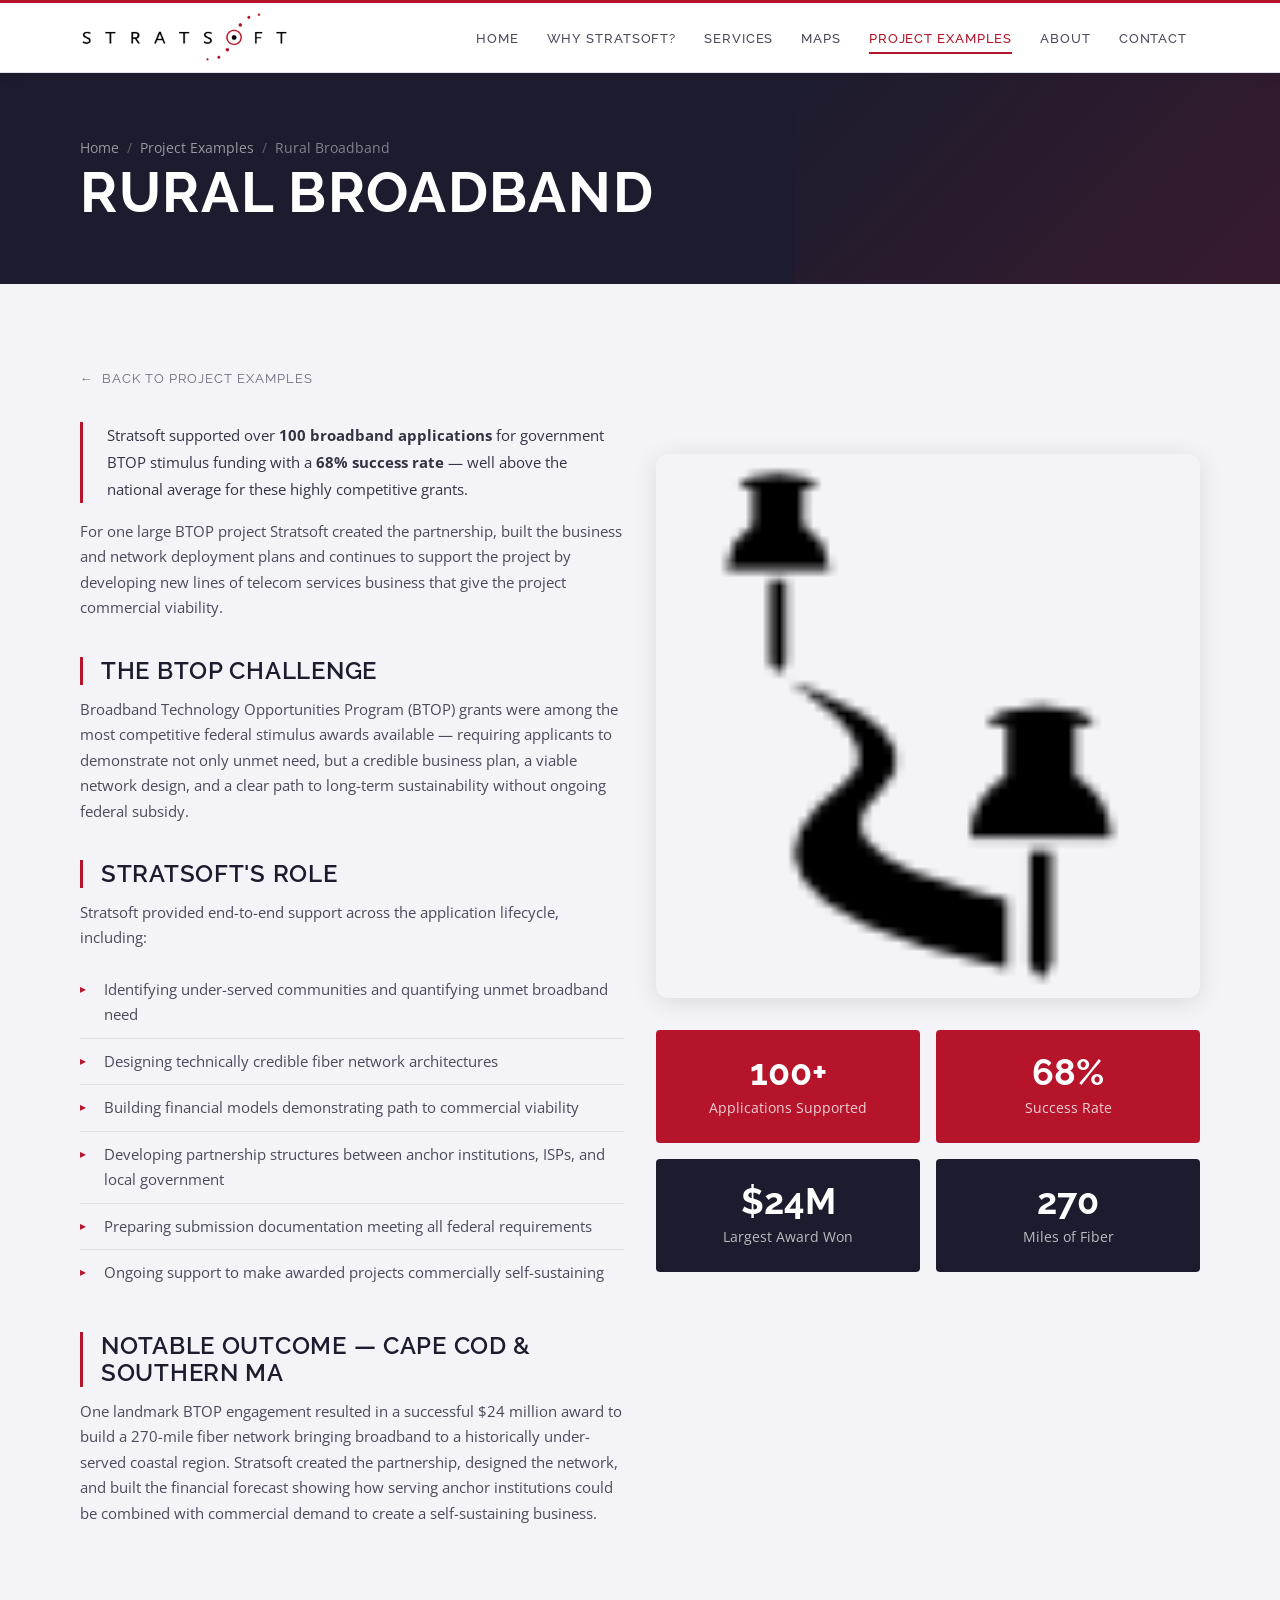
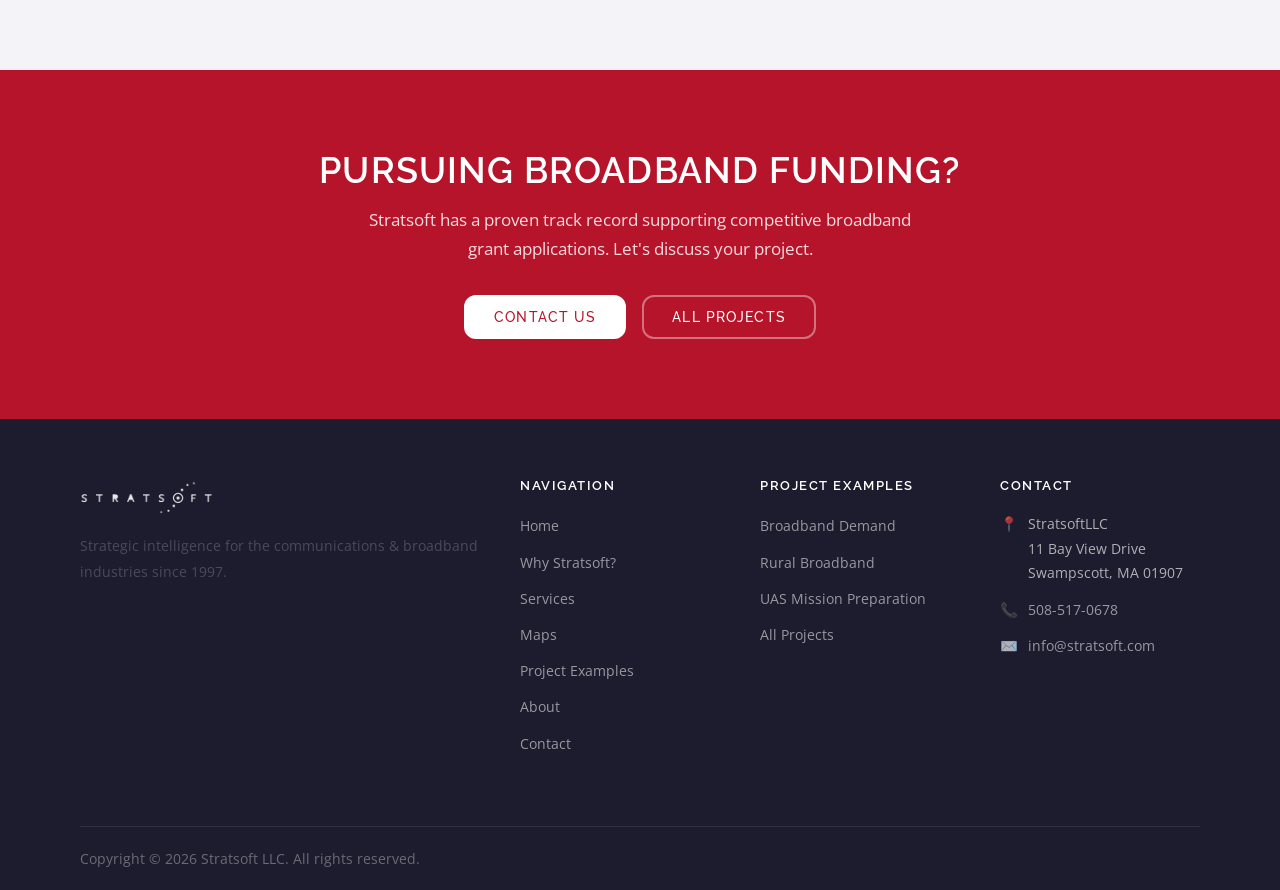
<file: project-examples/rural-broadband.html>
<!DOCTYPE html>
<html lang="en">
<head>
  <meta charset="UTF-8">
  <meta name="viewport" content="width=device-width, initial-scale=1.0">
  <title>Rural Broadband — Stratsoft Project Examples</title>
  <meta name="description" content="Stratsoft supported over 100 broadband applications for government BTOP stimulus funding with a 68% success rate.">
  <link rel="stylesheet" href="../css/styles.css">
</head>
<body>

<a class="skip-link" href="#main">Skip to content</a>

<header class="site-header" role="banner">
  <div class="container header-inner">
    <a href="../index.html" class="site-logo" aria-label="Stratsoft Home">
      <img src="../images/stratsoft-logo-300.png" alt="Stratsoft" width="120" height="44">
      
    </a>
    <nav class="main-nav" aria-label="Primary navigation">
      <ul>
        <li><a href="../index.html">Home</a></li>
        <li><a href="../why-stratsoft.html">Why Stratsoft?</a></li>
        <li><a href="../services.html">Services</a></li>
        <li><a href="../maps.html">Maps</a></li>
        <li><a href="../project-examples.html" class="active">Project Examples</a></li>
        <li><a href="../about.html">About</a></li>
        <li><a href="../contact.html">Contact</a></li>
      </ul>
    </nav>
    <button class="nav-toggle" aria-label="Toggle navigation" aria-expanded="false">
      <span></span><span></span><span></span>
    </button>
  </div>
</header>

<nav class="mobile-menu" aria-label="Mobile navigation" id="mobile-menu">
  <a href="../index.html">Home</a>
  <a href="../why-stratsoft.html">Why Stratsoft?</a>
  <a href="../services.html">Services</a>
  <a href="../maps.html">Maps</a>
  <a href="../project-examples.html">Project Examples</a>
  <a href="../about.html">About</a>
  <a href="../contact.html">Contact</a>
</nav>

<main class="page-main" id="main">

  <div class="page-banner">
    <div class="container">
      <nav class="breadcrumb" aria-label="Breadcrumb">
        <a href="../index.html">Home</a>
        <span class="sep" aria-hidden="true">/</span>
        <a href="../project-examples.html">Project Examples</a>
        <span class="sep" aria-hidden="true">/</span>
        <span aria-current="page">Rural Broadband</span>
      </nav>
      <h1>Rural Broadband</h1>
    </div>
  </div>

  <section class="section">
    <div class="container">
      <a href="../project-examples.html" class="back-link">Back to Project Examples</a>

      <div class="feature-row" style="margin-bottom: 48px;">
        <div class="prose">
          <p class="intro-block">
            Stratsoft supported over <strong>100 broadband applications</strong> for government BTOP stimulus
            funding with a <strong>68% success rate</strong> — well above the national average for these
            highly competitive grants.
          </p>

          <p>For one large BTOP project Stratsoft created the partnership, built the business and network
            deployment plans and continues to support the project by developing new lines of telecom services
            business that give the project commercial viability.</p>

          <h3>The BTOP Challenge</h3>
          <p>Broadband Technology Opportunities Program (BTOP) grants were among the most competitive federal
            stimulus awards available — requiring applicants to demonstrate not only unmet need, but a credible
            business plan, a viable network design, and a clear path to long-term sustainability without ongoing
            federal subsidy.</p>

          <h3>Stratsoft's Role</h3>
          <p>Stratsoft provided end-to-end support across the application lifecycle, including:</p>
          <ul>
            <li>Identifying under-served communities and quantifying unmet broadband need</li>
            <li>Designing technically credible fiber network architectures</li>
            <li>Building financial models demonstrating path to commercial viability</li>
            <li>Developing partnership structures between anchor institutions, ISPs, and local government</li>
            <li>Preparing submission documentation meeting all federal requirements</li>
            <li>Ongoing support to make awarded projects commercially self-sustaining</li>
          </ul>

          <h3>Notable Outcome — Cape Cod &amp; Southern MA</h3>
          <p>One landmark BTOP engagement resulted in a successful $24 million award to build a 270-mile fiber
            network bringing broadband to a historically under-served coastal region. Stratsoft created the
            partnership, designed the network, and built the financial forecast showing how serving anchor
            institutions could be combined with commercial demand to create a self-sustaining business.</p>
        </div>

        <div>
          <img
            class="article-img"
            src="../images/push19.png"
            alt="Rural broadband network infrastructure"
          >

          <div style="display: grid; grid-template-columns: 1fr 1fr; gap: 16px; margin-top: 24px;">
            <div style="background: var(--red); border-radius: 4px; padding: 24px; text-align: center;">
              <div style="font-family: var(--font-display); font-size: 2.25rem; font-weight: 700; color: #fff; line-height: 1;">100+</div>
              <div style="font-size: .85rem; color: rgba(255,255,255,.8); margin-top: 6px;">Applications Supported</div>
            </div>
            <div style="background: var(--red); border-radius: 4px; padding: 24px; text-align: center;">
              <div style="font-family: var(--font-display); font-size: 2.25rem; font-weight: 700; color: #fff; line-height: 1;">68%</div>
              <div style="font-size: .85rem; color: rgba(255,255,255,.8); margin-top: 6px;">Success Rate</div>
            </div>
            <div style="background: var(--navy); border-radius: 4px; padding: 24px; text-align: center;">
              <div style="font-family: var(--font-display); font-size: 2.25rem; font-weight: 700; color: #fff; line-height: 1;">$24M</div>
              <div style="font-size: .85rem; color: rgba(255,255,255,.7); margin-top: 6px;">Largest Award Won</div>
            </div>
            <div style="background: var(--navy); border-radius: 4px; padding: 24px; text-align: center;">
              <div style="font-family: var(--font-display); font-size: 2.25rem; font-weight: 700; color: #fff; line-height: 1;">270</div>
              <div style="font-size: .85rem; color: rgba(255,255,255,.7); margin-top: 6px;">Miles of Fiber</div>
            </div>
          </div>
        </div>
      </div>

    </div>
  </section>

  <section class="cta-band">
    <div class="container">
      <h2>Pursuing Broadband Funding?</h2>
      <p>Stratsoft has a proven track record supporting competitive broadband grant applications. Let's discuss your project.</p>
      <div style="display: flex; gap: 16px; justify-content: center; flex-wrap: wrap;">
        <a href="../contact.html" class="btn btn-white">Contact Us</a>
        <a href="../project-examples.html" class="btn btn-outline">All Projects</a>
      </div>
    </div>
  </section>

</main>

<footer class="site-footer" role="contentinfo">
  <div class="container">
    <div class="footer-grid">
      <div class="footer-brand">
        <img class="footer-logo" src="../images/stratsoft-logo-300.png" alt="Stratsoft">
        <p>Strategic intelligence for the communications &amp; broadband industries since 1997.</p>
      </div>
      <div class="footer-col">
        <h4>Navigation</h4>
        <ul>
          <li><a href="../index.html">Home</a></li>
          <li><a href="../why-stratsoft.html">Why Stratsoft?</a></li>
          <li><a href="../services.html">Services</a></li>
          <li><a href="../maps.html">Maps</a></li>
          <li><a href="../project-examples.html">Project Examples</a></li>
          <li><a href="../about.html">About</a></li>
          <li><a href="../contact.html">Contact</a></li>
        </ul>
      </div>
      <div class="footer-col">
        <h4>Project Examples</h4>
        <ul>
          <li><a href="broadband-demand.html">Broadband Demand</a></li>
          <li><a href="rural-broadband.html">Rural Broadband</a></li>
          <li><a href="uas-mission-preparation.html">UAS Mission Preparation</a></li>
          <li><a href="../project-examples.html">All Projects</a></li>
        </ul>
      </div>
      <div class="footer-col">
        <h4>Contact</h4>
        <div class="footer-contact-item"><span>📍</span><span>StratsoftLLC<br>11 Bay View Drive<br>Swampscott, MA 01907</span></div>
        <div class="footer-contact-item"><span>📞</span><a href="tel:5085170678">508-517-0678</a></div>
        <div class="footer-contact-item"><span>✉️</span><a href="mailto:info@stratsoft.com">info@stratsoft.com</a></div>
      </div>
    </div>
    <div class="footer-bottom">
      <p>Copyright &copy; 2026 Stratsoft LLC. All rights reserved.</p>
    </div>
  </div>
</footer>

<script>
  const toggle = document.querySelector('.nav-toggle');
  const menu   = document.getElementById('mobile-menu');
  toggle.addEventListener('click', () => {
    const open = toggle.classList.toggle('open');
    menu.classList.toggle('open', open);
    toggle.setAttribute('aria-expanded', open);
    document.body.style.overflow = open ? 'hidden' : '';
  });
  menu.querySelectorAll('a').forEach(a => a.addEventListener('click', () => {
    toggle.classList.remove('open'); menu.classList.remove('open');
    toggle.setAttribute('aria-expanded', 'false');
    document.body.style.overflow = '';
  }));
</script>
</body>
</html>
</file>
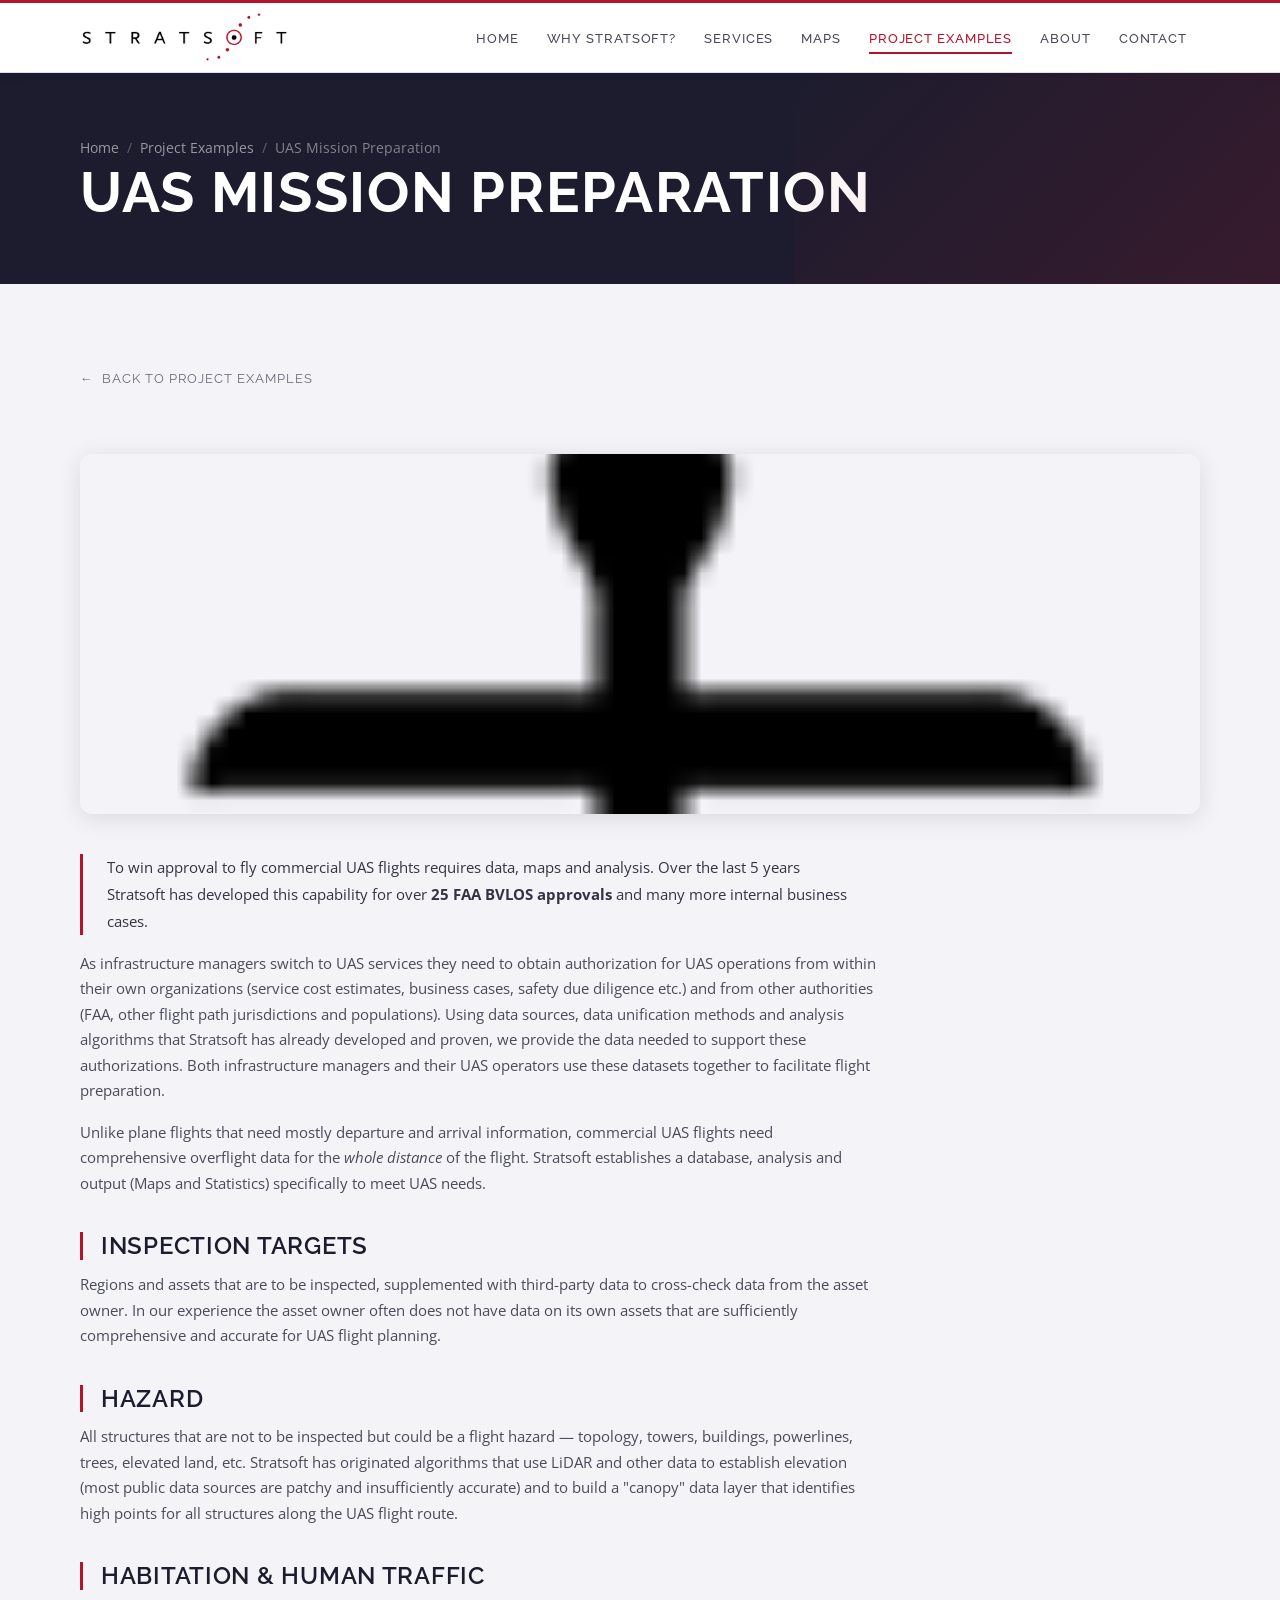
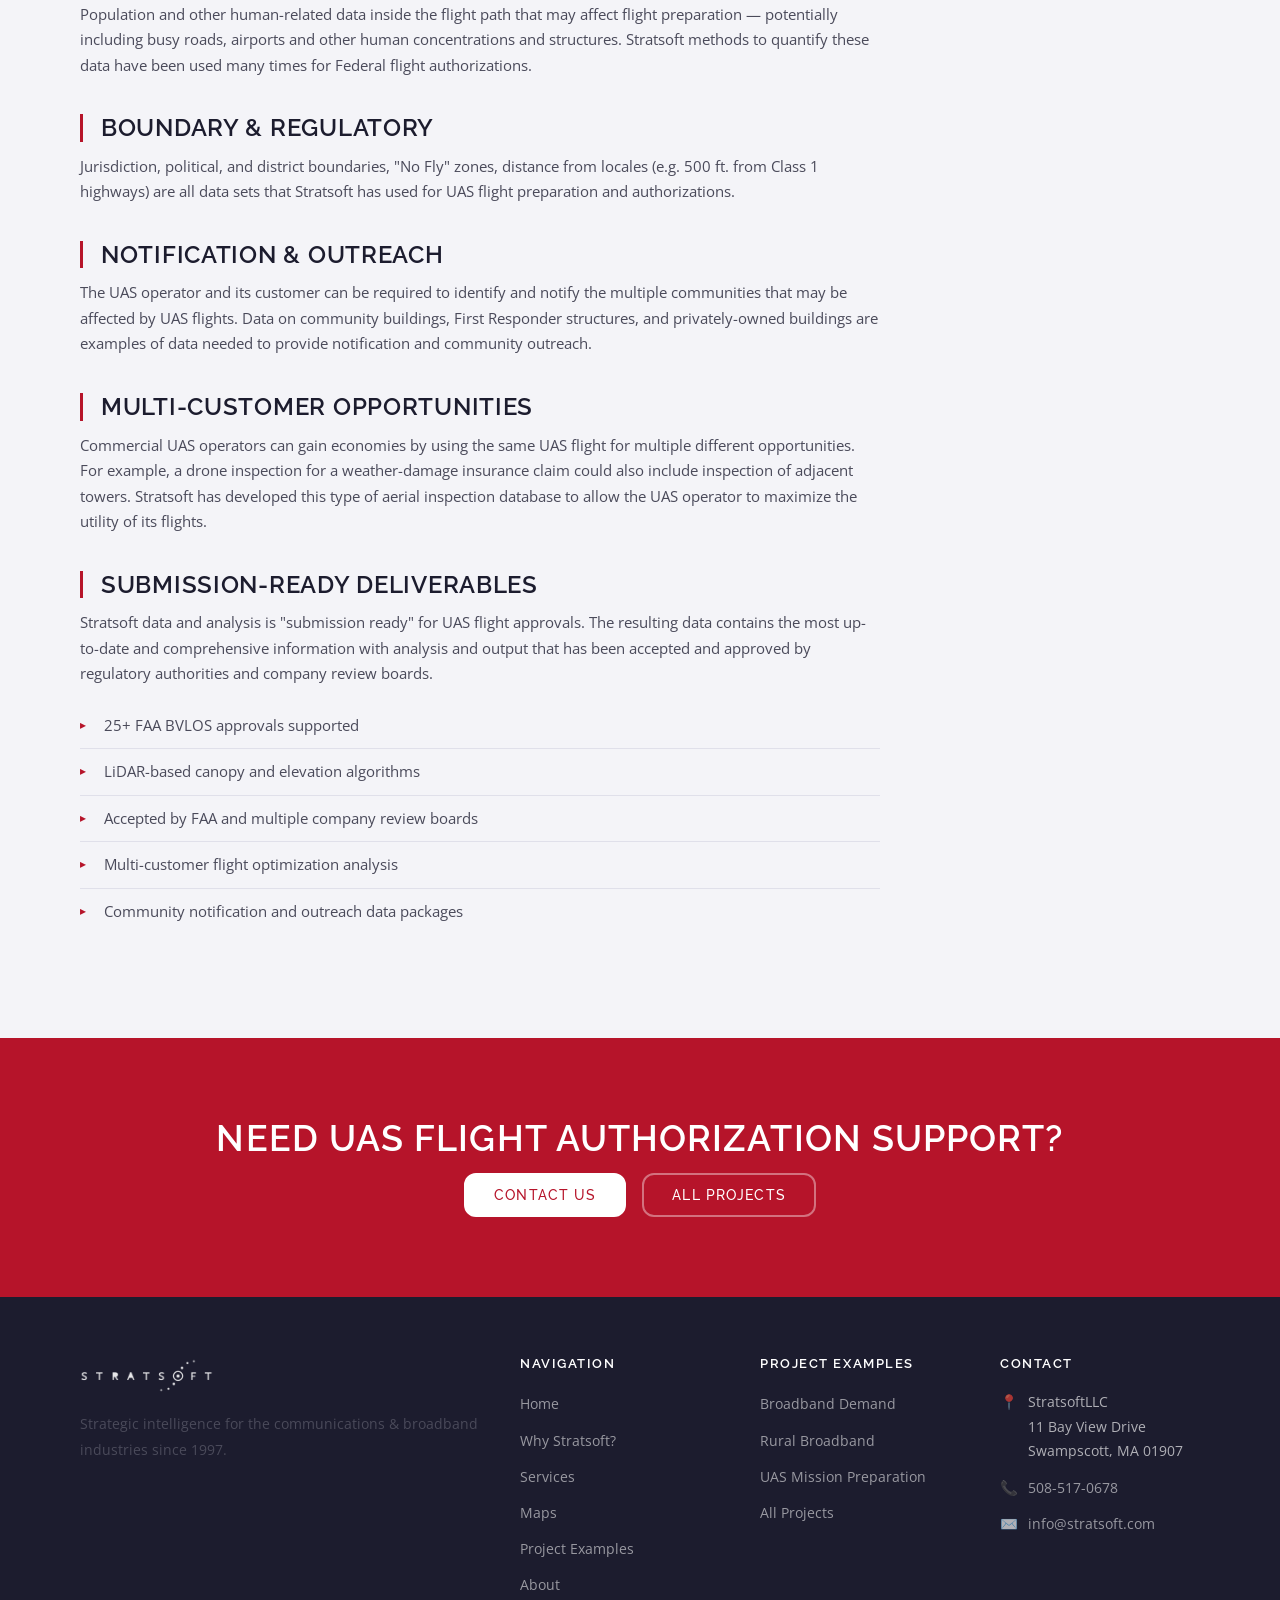
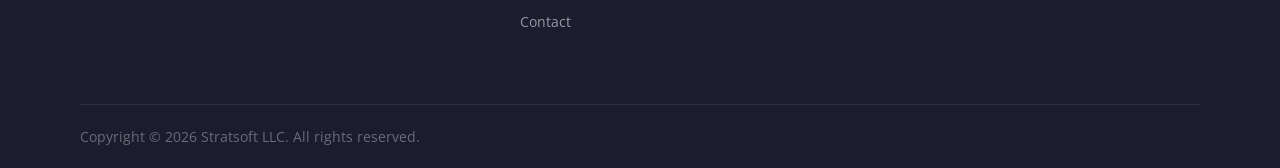
<file: project-examples/uas-mission-preparation.html>
<!DOCTYPE html>
<html lang="en">
<head>
  <meta charset="UTF-8">
  <meta name="viewport" content="width=device-width, initial-scale=1.0">
  <title>UAS Mission Preparation — Stratsoft Project Examples</title>
  <meta name="description" content="Stratsoft has developed UAS flight preparation data and analysis for over 25 FAA BVLOS approvals.">
  <link rel="stylesheet" href="../css/styles.css">
</head>
<body>

<a class="skip-link" href="#main">Skip to content</a>

<header class="site-header" role="banner">
  <div class="container header-inner">
    <a href="../index.html" class="site-logo" aria-label="Stratsoft Home">
      <img src="../images/stratsoft-logo-300.png" alt="Stratsoft" width="120" height="44">
      
    </a>
    <nav class="main-nav" aria-label="Primary navigation">
      <ul>
        <li><a href="../index.html">Home</a></li>
        <li><a href="../why-stratsoft.html">Why Stratsoft?</a></li>
        <li><a href="../services.html">Services</a></li>
        <li><a href="../maps.html">Maps</a></li>
        <li><a href="../project-examples.html" class="active">Project Examples</a></li>
        <li><a href="../about.html">About</a></li>
        <li><a href="../contact.html">Contact</a></li>
      </ul>
    </nav>
    <button class="nav-toggle" aria-label="Toggle navigation" aria-expanded="false">
      <span></span><span></span><span></span>
    </button>
  </div>
</header>

<nav class="mobile-menu" aria-label="Mobile navigation" id="mobile-menu">
  <a href="../index.html">Home</a>
  <a href="../why-stratsoft.html">Why Stratsoft?</a>
  <a href="../services.html">Services</a>
  <a href="../maps.html">Maps</a>
  <a href="../project-examples.html">Project Examples</a>
  <a href="../about.html">About</a>
  <a href="../contact.html">Contact</a>
</nav>

<main class="page-main" id="main">

  <div class="page-banner">
    <div class="container">
      <nav class="breadcrumb" aria-label="Breadcrumb">
        <a href="../index.html">Home</a>
        <span class="sep" aria-hidden="true">/</span>
        <a href="../project-examples.html">Project Examples</a>
        <span class="sep" aria-hidden="true">/</span>
        <span aria-current="page">UAS Mission Preparation</span>
      </nav>
      <h1>UAS Mission Preparation</h1>
    </div>
  </div>

  <section class="section">
    <div class="container">
      <a href="../project-examples.html" class="back-link">Back to Project Examples</a>

      <img
        class="article-img"
        src="../images/drone.png"
        alt="Unmanned aerial vehicle in flight"
        style="max-height: 360px; object-fit: cover; width: 100%;"
      >

      <div class="prose" style="margin-top: 40px;">
        <p class="intro-block">
          To win approval to fly commercial UAS flights requires data, maps and analysis. Over the last 5 years
          Stratsoft has developed this capability for over <strong>25 FAA BVLOS approvals</strong> and many more
          internal business cases.
        </p>

        <p>As infrastructure managers switch to UAS services they need to obtain authorization for UAS operations
          from within their own organizations (service cost estimates, business cases, safety due diligence etc.)
          and from other authorities (FAA, other flight path jurisdictions and populations). Using data sources,
          data unification methods and analysis algorithms that Stratsoft has already developed and proven, we
          provide the data needed to support these authorizations. Both infrastructure managers and their UAS
          operators use these datasets together to facilitate flight preparation.</p>

        <p>Unlike plane flights that need mostly departure and arrival information, commercial UAS flights need
          comprehensive overflight data for the <em>whole distance</em> of the flight. Stratsoft establishes a
          database, analysis and output (Maps and Statistics) specifically to meet UAS needs.</p>

        <h3>Inspection Targets</h3>
        <p>Regions and assets that are to be inspected, supplemented with third-party data to cross-check data
          from the asset owner. In our experience the asset owner often does not have data on its own assets that
          are sufficiently comprehensive and accurate for UAS flight planning.</p>

        <h3>Hazard</h3>
        <p>All structures that are not to be inspected but could be a flight hazard — topology, towers, buildings,
          powerlines, trees, elevated land, etc. Stratsoft has originated algorithms that use LiDAR and other data
          to establish elevation (most public data sources are patchy and insufficiently accurate) and to build a
          "canopy" data layer that identifies high points for all structures along the UAS flight route.</p>

        <h3>Habitation &amp; Human Traffic</h3>
        <p>Population and other human-related data inside the flight path that may affect flight preparation —
          potentially including busy roads, airports and other human concentrations and structures. Stratsoft
          methods to quantify these data have been used many times for Federal flight authorizations.</p>

        <h3>Boundary &amp; Regulatory</h3>
        <p>Jurisdiction, political, and district boundaries, "No Fly" zones, distance from locales (e.g. 500 ft.
          from Class 1 highways) are all data sets that Stratsoft has used for UAS flight preparation and
          authorizations.</p>

        <h3>Notification &amp; Outreach</h3>
        <p>The UAS operator and its customer can be required to identify and notify the multiple communities that
          may be affected by UAS flights. Data on community buildings, First Responder structures, and
          privately-owned buildings are examples of data needed to provide notification and community outreach.</p>

        <h3>Multi-Customer Opportunities</h3>
        <p>Commercial UAS operators can gain economies by using the same UAS flight for multiple different
          opportunities. For example, a drone inspection for a weather-damage insurance claim could also include
          inspection of adjacent towers. Stratsoft has developed this type of aerial inspection database to allow
          the UAS operator to maximize the utility of its flights.</p>

        <h3>Submission-Ready Deliverables</h3>
        <p>Stratsoft data and analysis is "submission ready" for UAS flight approvals. The resulting data contains
          the most up-to-date and comprehensive information with analysis and output that has been accepted and
          approved by regulatory authorities and company review boards.</p>

        <ul>
          <li>25+ FAA BVLOS approvals supported</li>
          <li>LiDAR-based canopy and elevation algorithms</li>
          <li>Accepted by FAA and multiple company review boards</li>
          <li>Multi-customer flight optimization analysis</li>
          <li>Community notification and outreach data packages</li>
        </ul>
      </div>

    </div>
  </section>

  <section class="cta-band">
    <div class="container">
      <h2>Need UAS Flight Authorization Support?</h2>
      <div style="display: flex; gap: 16px; justify-content: center; flex-wrap: wrap; margin-top: 8px;">
        <a href="../contact.html" class="btn btn-white">Contact Us</a>
        <a href="../project-examples.html" class="btn btn-outline">All Projects</a>
      </div>
    </div>
  </section>

</main>

<footer class="site-footer" role="contentinfo">
  <div class="container">
    <div class="footer-grid">
      <div class="footer-brand">
        <img class="footer-logo" src="../images/stratsoft-logo-300.png" alt="Stratsoft">
        <p>Strategic intelligence for the communications &amp; broadband industries since 1997.</p>
      </div>
      <div class="footer-col">
        <h4>Navigation</h4>
        <ul>
          <li><a href="../index.html">Home</a></li>
          <li><a href="../why-stratsoft.html">Why Stratsoft?</a></li>
          <li><a href="../services.html">Services</a></li>
          <li><a href="../maps.html">Maps</a></li>
          <li><a href="../project-examples.html">Project Examples</a></li>
          <li><a href="../about.html">About</a></li>
          <li><a href="../contact.html">Contact</a></li>
        </ul>
      </div>
      <div class="footer-col">
        <h4>Project Examples</h4>
        <ul>
          <li><a href="broadband-demand.html">Broadband Demand</a></li>
          <li><a href="rural-broadband.html">Rural Broadband</a></li>
          <li><a href="uas-mission-preparation.html">UAS Mission Preparation</a></li>
          <li><a href="../project-examples.html">All Projects</a></li>
        </ul>
      </div>
      <div class="footer-col">
        <h4>Contact</h4>
        <div class="footer-contact-item"><span>📍</span><span>StratsoftLLC<br>11 Bay View Drive<br>Swampscott, MA 01907</span></div>
        <div class="footer-contact-item"><span>📞</span><a href="tel:5085170678">508-517-0678</a></div>
        <div class="footer-contact-item"><span>✉️</span><a href="mailto:info@stratsoft.com">info@stratsoft.com</a></div>
      </div>
    </div>
    <div class="footer-bottom">
      <p>Copyright &copy; 2026 Stratsoft LLC. All rights reserved.</p>
    </div>
  </div>
</footer>

<script>
  const toggle = document.querySelector('.nav-toggle');
  const menu   = document.getElementById('mobile-menu');
  toggle.addEventListener('click', () => {
    const open = toggle.classList.toggle('open');
    menu.classList.toggle('open', open);
    toggle.setAttribute('aria-expanded', open);
    document.body.style.overflow = open ? 'hidden' : '';
  });
  menu.querySelectorAll('a').forEach(a => a.addEventListener('click', () => {
    toggle.classList.remove('open'); menu.classList.remove('open');
    toggle.setAttribute('aria-expanded', 'false');
    document.body.style.overflow = '';
  }));
</script>
</body>
</html>
</file>
<file: css/styles.css>
/* ============================================
   Stratsoft — Shared Stylesheet
   ============================================ */

@import url('https://fonts.googleapis.com/css2?family=Raleway:wght@300;400;500;600;700&family=Open+Sans:ital,wght@0,300;0,400;0,600;0,700;1,300&display=swap');

:root {
  --red:        #B6142A;
  --red-dark:   #8f0f20;
  --red-light:  #d4192f;
  --navy:       #1c1c2e;
  --navy-mid:   #252540;
  --charcoal:   #333344;
  --gray-dark:  #4a4a5a;
  --gray:       #6b6b7b;
  --gray-light: #9999aa;
  --border:     #e0e0ea;
  --bg:         #f4f4f8;
  --white:      #ffffff;
  --off-white:  #fafafa;

  --font-display: 'Raleway', sans-serif;
  --font-body:    'Open Sans', sans-serif;

  --shadow-sm: 0 2px 8px rgba(0,0,0,0.07);
  --shadow-md: 0 4px 24px rgba(0,0,0,0.11);
  --shadow-lg: 0 8px 48px rgba(0,0,0,0.16);

  --transition: 0.24s ease;
  --radius:     12px;
  --max-w:      1200px;
  --header-h:   72px;
}

/* ── Reset ─────────────────────────────── */
*, *::before, *::after { box-sizing: border-box; margin: 0; padding: 0; }
html { scroll-behavior: smooth; }
body {
  font-family: var(--font-body);
  background: var(--bg);
  color: var(--charcoal);
  line-height: 1.7;
  overflow-x: hidden;
}
img { max-width: 100%; height: auto; display: block; }
a { color: var(--red); text-decoration: none; transition: color var(--transition); }
a:hover { color: var(--red-dark); }
ul { list-style: none; }

/* Skip link */
.skip-link {
  position: absolute; top: -100%; left: 0;
  background: var(--red); color: #fff;
  padding: 8px 16px; font-size: .875rem; z-index: 9999;
}
.skip-link:focus { top: 0; }

/* ── Typography ─────────────────────────── */
h1,h2,h3,h4,h5 {
  font-family: var(--font-display);
  font-weight: 600;
  line-height: 1.15;
  color: var(--navy);
  letter-spacing: .03em;
  text-transform: uppercase;
}
h1 { font-size: clamp(2rem,5vw,3.5rem); font-weight: 700; }
h2 { font-size: clamp(1.5rem,3vw,2.25rem); }
h3 { font-size: clamp(1.125rem,2vw,1.5rem); }
h4 { font-size: 1.1rem; }
p  { margin-bottom: 1rem; color: var(--gray-dark); }
p:last-child { margin-bottom: 0; }

/* ── Layout ─────────────────────────────── */
.container {
  max-width: var(--max-w);
  margin: 0 auto;
  padding: 0 24px;
}
@media (min-width:768px) { .container { padding: 0 40px; } }

.section       { padding: 80px 0; }
.section--dark { background: var(--navy); }
.section--dark h1,
.section--dark h2,
.section--dark h3 { color: #fff; }
.section--dark p  { color: rgba(255,255,255,.78); }

.section-header { margin-bottom: 48px; }
.section-header h2 {
  position: relative;
  display: inline-block;
  padding-bottom: 16px;
}
.section-header h2::after {
  content:'';
  position: absolute;
  bottom: 0; left: 0;
  width: 56px; height: 3px;
  background: var(--red);
}
.centered { text-align: center; }
.centered .section-header h2::after { left:50%; transform:translateX(-50%); }
.section-header p {
  margin-top: 12px;
  max-width: 640px;
  font-size: 1.0625rem;
}

/* ── Header ─────────────────────────────── */
.site-header {
  position: relative;
  height: var(--header-h);
  background: #fff;
  z-index: 1000;
  box-shadow: 0 1px 0 var(--border), 0 2px 16px rgba(0,0,0,.06);
  display: flex;
  align-items: center;
  border-top: 3px solid var(--red);
}
.header-inner {
  display: flex;
  align-items: center;
  justify-content: space-between;
  width: 100%;
}
.site-logo {
  display: flex;
  align-items: center;
  gap: 12px;
  text-decoration: none;
  flex-shrink: 0;
}
.site-logo img {
  height: 60px; width: auto; object-fit: contain;
}
.logo-wordmark {
  font-family: var(--font-display);
  font-size: 1.15rem;
  font-weight: 700;
  color: var(--navy);
  letter-spacing: .1em;
  text-transform: uppercase;
  display: none;
}
@media (min-width:480px) { .logo-wordmark { display: block; } }

/* Main nav */
.main-nav { display: none; }
@media (min-width:1024px) { .main-nav { display: block; } }
.main-nav ul { display: flex; gap: 2px; align-items: center; }
.main-nav a {
  font-family: var(--font-display);
  font-size: .8rem;
  font-weight: 500;
  letter-spacing: .07em;
  text-transform: uppercase;
  color: var(--gray-dark);
  padding: 6px 13px;
  border-radius: 2px;
  position: relative;
  transition: color var(--transition);
}
.main-nav a::after {
  content:'';
  position: absolute;
  bottom: -2px; left: 13px; right: 13px;
  height: 2px;
  background: var(--red);
  transform: scaleX(0);
  transform-origin: left;
  transition: transform var(--transition);
}
.main-nav a:hover,
.main-nav a.active { color: var(--red); }
.main-nav a:hover::after,
.main-nav a.active::after { transform: scaleX(1); }

/* Hamburger */
.nav-toggle {
  display: flex; flex-direction: column; gap: 5px;
  background: none; border: none; cursor: pointer; padding: 6px;
}
.nav-toggle span {
  display: block; width: 24px; height: 2px;
  background: var(--navy);
  transition: all .3s ease;
  transform-origin: center;
}
.nav-toggle.open span:nth-child(1) { transform: translateY(7px) rotate(45deg); }
.nav-toggle.open span:nth-child(2) { opacity: 0; }
.nav-toggle.open span:nth-child(3) { transform: translateY(-7px) rotate(-45deg); }
@media (min-width:1024px) { .nav-toggle { display: none; } }

/* Mobile menu */
.mobile-menu {
  position: fixed;
  top: var(--header-h); left:0; right:0; bottom:0;
  background: var(--navy);
  z-index: 999;
  display: flex; flex-direction: column;
  padding: 32px 24px;
  transform: translateX(100%);
  transition: transform .35s cubic-bezier(.4,0,.2,1);
  overflow-y: auto;
}
.mobile-menu.open { transform: translateX(0); }
.mobile-menu a {
  font-family: var(--font-display);
  font-size: 1.75rem;
  font-weight: 500;
  letter-spacing: .04em;
  text-transform: uppercase;
  color: rgba(255,255,255,.85);
  padding: 14px 0;
  border-bottom: 1px solid rgba(255,255,255,.08);
  transition: color var(--transition), padding-left var(--transition);
  display: flex;
  align-items: center;
  gap: 0;
}
.mobile-menu a:hover { color: #fff; padding-left: 10px; }

/* ── Page offset ─────────────────────────── */
.page-main { margin-top: 0; }

/* ── Hero — image-only ────────────────────── */
.hero {
  position: relative;
  width: 100%;
  overflow: hidden;
  line-height: 0;
}
.hero-inner {
  max-width: var(--max-w);
  margin: 0 auto;
  padding: 0 24px;
}
@media (min-width: 768px) { .hero-inner { padding: 0 40px; } }
.hero-img {
  width: 100%;
  height: auto;
  display: block;
  border-radius: var(--radius);
}

/* Intro strip below hero */
.hero-intro {
  background: var(--white);
  padding: 48px 0;
  border-bottom: 1px solid var(--border);
}
.hero-intro-inner {
  display: flex;
  align-items: center;
  justify-content: space-between;
  gap: 40px;
  flex-wrap: wrap;
}
.hero-intro h1 {
  font-size: clamp(1.5rem, 3.5vw, 2.5rem);
  font-weight: 600;
  color: var(--navy);
  line-height: 1.2;
  flex: 1;
  min-width: 260px;
}
.hero-actions { display: flex; gap: 14px; flex-wrap: wrap; flex-shrink: 0; }

/* ── Buttons ─────────────────────────────── */
.btn {
  display: inline-flex; align-items: center; gap: 8px;
  padding: 13px 28px;
  font-family: var(--font-display);
  font-size: .875rem;
  font-weight: 500;
  letter-spacing: .08em;
  text-transform: uppercase;
  border-radius: var(--radius);
  border: 2px solid transparent;
  cursor: pointer;
  text-decoration: none;
  line-height: 1;
  transition: all var(--transition);
}
.btn-primary {
  background: var(--red); color: #fff; border-color: var(--red);
}
.btn-primary:hover {
  background: var(--red-dark); border-color: var(--red-dark); color: #fff;
  transform: translateY(-2px);
  box-shadow: 0 8px 24px rgba(182,20,42,.35);
}
.btn-outline {
  background: transparent; color: #fff;
  border-color: rgba(255,255,255,.4);
}
.btn-outline:hover {
  border-color: #fff; color: #fff;
  background: rgba(255,255,255,.1);
  transform: translateY(-2px);
}
.btn-outline-red {
  background: transparent; color: var(--red); border-color: var(--red);
}
.btn-outline-red:hover {
  background: var(--red); color: #fff;
  transform: translateY(-2px);
}
.btn-white {
  background: #fff; color: var(--red); border-color: #fff;
}
.btn-white:hover {
  background: var(--red); color: #fff; border-color: var(--red);
  transform: translateY(-2px);
}

/* ── Page Banner (inner pages) ──────────── */
.page-banner {
  background: var(--navy);
  padding: 64px 0 48px;
  position: relative;
  overflow: hidden;
}
.page-banner::after {
  content:'';
  position: absolute;
  top:0; right:0;
  width: 38%; height: 100%;
  background: linear-gradient(135deg, transparent, rgba(182,20,42,.18));
  pointer-events: none;
}
.page-banner h1 { color: #fff; margin-bottom: 12px; }
.breadcrumb {
  display: flex; gap: 8px; align-items: center;
  font-size: .875rem;
  color: rgba(255,255,255,.45);
}
.breadcrumb a { color: rgba(255,255,255,.55); transition: color var(--transition); }
.breadcrumb a:hover { color: #fff; }
.breadcrumb .sep { color: rgba(255,255,255,.3); }

/* ── Cards ───────────────────────────────── */
.card {
  background: var(--white);
  border-radius: var(--radius);
  box-shadow: var(--shadow-sm);
  overflow: hidden;
  display: flex; flex-direction: column;
  border-left: 3px solid transparent;
  transition: transform var(--transition), box-shadow var(--transition), border-color var(--transition);
}
.card:hover {
  transform: translateY(-5px);
  box-shadow: var(--shadow-md);
  border-left-color: var(--red);
}
.card-img-wrap {
  width: 100%; height: 200px;
  background: var(--navy);
  display: flex; align-items: center; justify-content: center;
  overflow: hidden;
}
.card-img {
  width: 96px; height: 96px;
  object-fit: contain;
  filter: brightness(0) invert(1);
}
.card-img-placeholder {
  width: 100%; height: 200px;
  background: linear-gradient(135deg, var(--navy) 0%, var(--navy-mid) 100%);
  display: flex; align-items: center; justify-content: center;
  font-size: 90px; color: rgba(255,255,255,.75);
}
.card-body {
  padding: 28px;
  flex: 1; display: flex; flex-direction: column;
}
.card-num {
  font-family: var(--font-display);
  font-size: 2.25rem; font-weight: 700;
  color: var(--border); line-height: 1;
  margin-bottom: 6px;
}
.card-body h3 { margin-bottom: 10px; font-size: 1.125rem; }
.card-body p { font-size: .9375rem; flex:1; margin-bottom: 20px; }
.read-more {
  display: inline-flex; align-items: center; gap: 6px;
  font-family: var(--font-display);
  font-size: .8rem;
  font-weight: 500;
  letter-spacing: .08em;
  text-transform: uppercase;
  color: var(--red);
  margin-top: auto;
  transition: gap var(--transition);
}
.read-more:hover { gap: 10px; color: var(--red-dark); }
.read-more::after { content: '→'; }

/* ── Grids ───────────────────────────────── */
.grid-2 { display: grid; grid-template-columns: 1fr; gap: 28px; }
.grid-3 { display: grid; grid-template-columns: 1fr; gap: 28px; }
.grid-5 { display: grid; grid-template-columns: repeat(2,1fr); gap: 20px; }

@media (min-width:640px)  { .grid-3 { grid-template-columns: repeat(2,1fr); } }
@media (min-width:768px)  {
  .grid-2 { grid-template-columns: repeat(2,1fr); }
  .grid-5 { grid-template-columns: repeat(3,1fr); }
}
@media (min-width:1024px) {
  .grid-3 { grid-template-columns: repeat(3,1fr); }
  .grid-5 { grid-template-columns: repeat(5,1fr); }
}

/* ── Why Banner ──────────────────────────── */
.why-banner {
  background: var(--white);
  border-left: 4px solid var(--red);
  padding: 36px 40px;
  box-shadow: var(--shadow-sm);
  border-radius: 0 var(--radius) var(--radius) 0;
  margin-bottom: 56px;
}
.why-banner h2 { margin-bottom: 14px; font-size: 1.625rem; }
.why-banner p  { font-size: 1.0625rem; margin-bottom: 20px; }

/* ── Service icon cards ──────────────────── */
.svc-icon-card {
  background: var(--white);
  border-radius: var(--radius);
  padding: 32px 20px;
  text-align: center;
  box-shadow: var(--shadow-sm);
  border-top: 3px solid transparent;
  transition: all var(--transition);
}
.svc-icon-card:hover {
  transform: translateY(-4px);
  box-shadow: var(--shadow-md);
  border-top-color: var(--red);
}
.svc-icon {
  width: 56px; height: 56px;
  background: var(--red);
  border-radius: 50%;
  display: flex; align-items: center; justify-content: center;
  margin: 0 auto 16px;
  font-size: .875rem;
  font-family: var(--font-display);
  font-weight: 700;
  color: #fff;
  letter-spacing: .04em;
}
.svc-icon-card h4 {
  font-size: .9rem;
  text-align: center;
  line-height: 1.3;
}

/* ── Accordion ───────────────────────────── */
.accordion { border-radius: var(--radius); overflow: hidden; box-shadow: var(--shadow-sm); }
.acc-item { background: var(--white); border-bottom: 1px solid var(--border); }
.acc-item:last-child { border-bottom: none; }
.acc-trigger {
  width: 100%; text-align: left;
  background: none; border: none;
  padding: 22px 28px;
  font-family: var(--font-display);
  font-size: 1rem; font-weight: 500;
  letter-spacing: .04em; text-transform: uppercase;
  color: var(--navy);
  cursor: pointer;
  display: flex; align-items: center; justify-content: space-between; gap: 16px;
  transition: background var(--transition), color var(--transition);
}
.acc-trigger:hover { background: var(--bg); color: var(--red); }
.acc-trigger.open  { color: var(--red); background: rgba(182,20,42,.04); }
.acc-chevron {
  width: 18px; height: 18px; flex-shrink: 0;
  fill: none; stroke: currentColor; stroke-width: 2;
  transition: transform .3s ease;
}
.acc-trigger.open .acc-chevron { transform: rotate(180deg); }
.acc-panel {
  display: none;
  padding: 4px 28px 28px;
}
.acc-panel.open { display: block; }
.acc-panel p  { font-size: .9375rem; }
.acc-panel ul { list-style: disc; padding-left: 20px; margin-top: 10px; }
.acc-panel ul li { color: var(--gray-dark); font-size: .9375rem; padding: 3px 0; }

/* ── Components list (Services) ─────────── */
.components-wrap {
  display: flex; flex-wrap: wrap; gap: 10px;
  margin-bottom: 44px;
}
.comp-tag {
  background: var(--red); color: #fff;
  padding: 7px 18px;
  border-radius: 24px;
  font-family: var(--font-display);
  font-size: .8125rem; font-weight: 500;
  letter-spacing: .06em; text-transform: uppercase;
}

/* ── Intro block ─────────────────────────── */
.intro-block {
  font-size: 1.125rem;
  color: var(--charcoal);
  max-width: 780px;
  line-height: 1.8;
  border-left: 3px solid var(--red);
  padding-left: 24px;
  margin-bottom: 44px;
}

/* ── Map cards ───────────────────────────── */
.map-card {
  background: var(--white);
  border-radius: var(--radius);
  box-shadow: var(--shadow-sm);
  overflow: hidden;
  margin-bottom: 28px;
  display: grid;
}
@media (min-width:768px) {
  .map-card              { grid-template-columns: 300px 1fr; }
  .map-card.reverse      { grid-template-columns: 1fr 300px; }
  .map-card.reverse .map-visual  { order: 2; }
  .map-card.reverse .map-content { order: 1; }
}
.map-visual {
  background: linear-gradient(140deg, var(--navy) 0%, var(--navy-mid) 100%);
  min-height: 220px;
  display: flex; align-items: center; justify-content: center;
  position: relative; overflow: hidden;
}
.map-visual::before {
  content:''; position: absolute; inset: 0;
  background:
    radial-gradient(circle at 30% 60%, rgba(182,20,42,.3) 0%, transparent 60%),
    repeating-linear-gradient(45deg, transparent, transparent 12px, rgba(255,255,255,.025) 12px, rgba(255,255,255,.025) 24px);
}
.map-glyph {
  font-size: 120px; position: relative; z-index: 1; opacity: .85;
}
.map-content { padding: 36px; }
.map-content h3 { margin-bottom: 14px; }
.map-content p  { font-size: .9375rem; }
.map-content ul { list-style: none; padding: 0; margin-top: 14px; }
.map-content ul li {
  padding: 7px 0 7px 22px; position: relative;
  font-size: .9375rem; color: var(--gray-dark);
  border-bottom: 1px solid var(--border);
}
.map-content ul li:last-child { border-bottom: none; }
.map-content ul li::before {
  content:'▸'; position: absolute; left: 0; top: 9px;
  color: var(--red); font-size: .75rem;
}

/* ── Bio cards ───────────────────────────── */
.bio-card {
  background: var(--white);
  border-radius: var(--radius);
  box-shadow: var(--shadow-sm);
  padding: 40px;
  display: grid; gap: 28px;
  margin-bottom: 24px;
}
@media (min-width:768px) { .bio-card { grid-template-columns: 180px 1fr; } }
.bio-avatar {
  width: 140px; height: 140px;
  border-radius: 50%;
  background: linear-gradient(135deg, var(--navy) 0%, var(--navy-mid) 100%);
  display: flex; align-items: center; justify-content: center;
  font-family: var(--font-display);
  font-size: 2.75rem; font-weight: 700;
  color: rgba(255,255,255,.7);
  flex-shrink: 0;
  margin: 0 auto;
  border: 4px solid rgba(182,20,42,.18);
}
@media (min-width:768px) { .bio-avatar { margin: 0; } }
.bio-info h3 { margin-bottom: 4px; }
.bio-role {
  display: block;
  font-family: var(--font-display);
  font-size: .8rem; letter-spacing: .12em;
  text-transform: uppercase; color: var(--red);
  margin-bottom: 16px;
}
.bio-info p { font-size: .9375rem; }

/* ── Contact layout ──────────────────────── */
.contact-layout {
  display: grid; gap: 48px;
}
@media (min-width:768px) { .contact-layout { grid-template-columns: 1fr 2fr; } }

.contact-info-item {
  display: flex; gap: 16px;
  align-items: flex-start;
  margin-bottom: 28px;
}
.ci-icon {
  width: 44px; height: 44px;
  background: rgba(182,20,42,.09);
  border-radius: 50%;
  display: flex; align-items: center; justify-content: center;
  color: var(--red); font-size: 1.125rem;
  flex-shrink: 0;
}
.ci-text h4 {
  font-size: .75rem; letter-spacing: .12em;
  text-transform: uppercase; color: var(--gray);
  margin-bottom: 4px;
}
.ci-text p, .ci-text a {
  color: var(--charcoal); font-size: .9375rem; margin: 0;
}
.ci-text a:hover { color: var(--red); }

.contact-form {
  background: var(--white);
  padding: 40px;
  border-radius: var(--radius);
  box-shadow: var(--shadow-sm);
}
.form-row {
  display: grid; gap: 20px;
  margin-bottom: 0;
}
@media (min-width:640px) { .form-row { grid-template-columns: 1fr 1fr; } }
.form-group {
  display: flex; flex-direction: column; gap: 6px;
  margin-bottom: 20px;
}
.form-group label {
  font-family: var(--font-display);
  font-size: .75rem; font-weight: 500;
  letter-spacing: .1em; text-transform: uppercase;
  color: var(--gray);
}
.form-group input,
.form-group textarea {
  font-family: var(--font-body);
  font-size: .9375rem;
  padding: 12px 16px;
  border: 1px solid var(--border);
  border-radius: var(--radius);
  background: var(--off-white);
  color: var(--charcoal);
  transition: border-color var(--transition), box-shadow var(--transition);
  outline: none; width: 100%;
  -webkit-appearance: none;
}
.form-group input:focus,
.form-group textarea:focus {
  border-color: var(--red);
  box-shadow: 0 0 0 3px rgba(182,20,42,.1);
}
.form-group textarea { min-height: 140px; resize: vertical; }

/* ── Activity list (Why Stratsoft) ─────── */
.activity-list { list-style: none; }
.activity-list li {
  background: var(--white);
  border-radius: var(--radius);
  padding: 16px 20px 16px 44px;
  position: relative;
  font-size: .9375rem;
  color: var(--gray-dark);
  margin-bottom: 10px;
  box-shadow: var(--shadow-sm);
  transition: box-shadow var(--transition), border-left-color var(--transition);
  border-left: 3px solid transparent;
}
.activity-list li:hover { border-left-color: var(--red); box-shadow: var(--shadow-md); }
.activity-list li::before {
  content:'';
  position: absolute; left: 16px; top: 50%;
  transform: translateY(-50%);
  width: 10px; height: 10px;
  border: 2px solid var(--red);
  border-radius: 50%;
  background: #fff;
}

/* ── Feature boxes ───────────────────────── */
.feature-row {
  display: grid; gap: 32px; align-items: stretch;
}
@media (min-width:768px) { .feature-row { grid-template-columns: 1fr 1fr; } }
.feature-box {
  background: var(--navy);
  color: #fff; padding: 40px;
  border-radius: var(--radius);
}
.feature-box h3 { color: #fff; margin-bottom: 12px; }
.feature-box p  { color: rgba(255,255,255,.78); }

/* ── Prose (article pages) ───────────────── */
.prose { max-width: 800px; }
.prose p { margin-bottom: 16px; font-size: .9375rem; }
.prose h3 {
  margin-top: 36px; margin-bottom: 12px;
  padding-left: 18px;
  border-left: 3px solid var(--red);
}
.prose ul { list-style: none; padding: 0; margin: 16px 0 24px; }
.prose ul li {
  padding: 10px 0 10px 24px; position: relative;
  font-size: .9375rem; color: var(--gray-dark);
  border-bottom: 1px solid var(--border);
}
.prose ul li:last-child { border-bottom: none; }
.prose ul li::before {
  content:'▸'; position: absolute; left: 0; top: 12px;
  color: var(--red); font-size: .75rem;
}
.article-img {
  width: 100%; border-radius: var(--radius);
  box-shadow: var(--shadow-md); margin: 32px 0;
}
.back-link {
  display: inline-flex; align-items: center; gap: 8px;
  font-family: var(--font-display);
  font-size: .8rem; letter-spacing: .08em; text-transform: uppercase;
  color: var(--gray); margin-bottom: 32px;
  transition: color var(--transition), gap var(--transition);
}
.back-link:hover { color: var(--red); gap: 14px; }
.back-link::before { content: '←'; }

/* ── Stats bar ───────────────────────────── */
.stats-bar { background: var(--red); padding: 44px 0; }
.stats-grid {
  display: grid;
  grid-template-columns: repeat(2,1fr);
  gap: 28px; text-align: center;
}
@media (min-width:768px) { .stats-grid { grid-template-columns: repeat(4,1fr); } }
.stat-num {
  font-family: var(--font-display);
  font-size: 2.75rem; font-weight: 700;
  color: #fff; line-height: 1;
}
.stat-label { font-size: .875rem; color: rgba(255,255,255,.72); margin-top: 6px; }

/* ── CTA band ─────────────────────────────── */
.cta-band {
  background: var(--red); padding: 80px 0; text-align: center;
}
.cta-band h2 { color: #fff; margin-bottom: 14px; }
.cta-band p  {
  color: rgba(255,255,255,.85);
  max-width: 560px; margin: 0 auto 32px;
  font-size: 1.0625rem;
}

/* ── Footer ──────────────────────────────── */
.site-footer {
  background: var(--navy);
  color: rgba(255,255,255,.65);
  padding: 60px 0 0;
}
.footer-grid {
  display: grid; gap: 40px; padding-bottom: 60px;
}
@media (min-width:640px)  { .footer-grid { grid-template-columns: repeat(2,1fr); } }
@media (min-width:1024px) { .footer-grid { grid-template-columns: 2fr 1fr 1fr 1fr; } }
.footer-logo { height: 38px; width: auto; margin-bottom: 16px; filter: brightness(0) invert(1); opacity: .9; }
.footer-brand p { font-size: .9rem; line-height: 1.75; }
.footer-col h4 {
  font-family: var(--font-display);
  font-size: .8125rem; font-weight: 600;
  letter-spacing: .12em; text-transform: uppercase;
  color: #fff; margin-bottom: 18px;
}
.footer-col ul li { margin-bottom: 9px; }
.footer-col ul a {
  color: rgba(255,255,255,.55); font-size: .9rem;
  transition: color var(--transition), padding-left var(--transition);
}
.footer-col ul a:hover { color: #fff; padding-left: 4px; }
.footer-contact-item {
  display: flex; gap: 10px; margin-bottom: 12px;
  font-size: .9rem;
}
.footer-contact-item a { color: rgba(255,255,255,.55); }
.footer-contact-item a:hover { color: #fff; }
.footer-bottom {
  border-top: 1px solid rgba(255,255,255,.09);
  padding: 20px 0;
  display: flex; align-items: center; justify-content: space-between;
  flex-wrap: wrap; gap: 12px;
}
.footer-bottom p { font-size: .85rem; margin: 0; color: rgba(255,255,255,.35); }

/* ── Utilities ───────────────────────────── */
.text-red   { color: var(--red) !important; }
.text-white { color: #fff !important; }
.mt-0  { margin-top: 0; }
.mb-32 { margin-bottom: 32px; }
.mb-48 { margin-bottom: 48px; }
</file>
